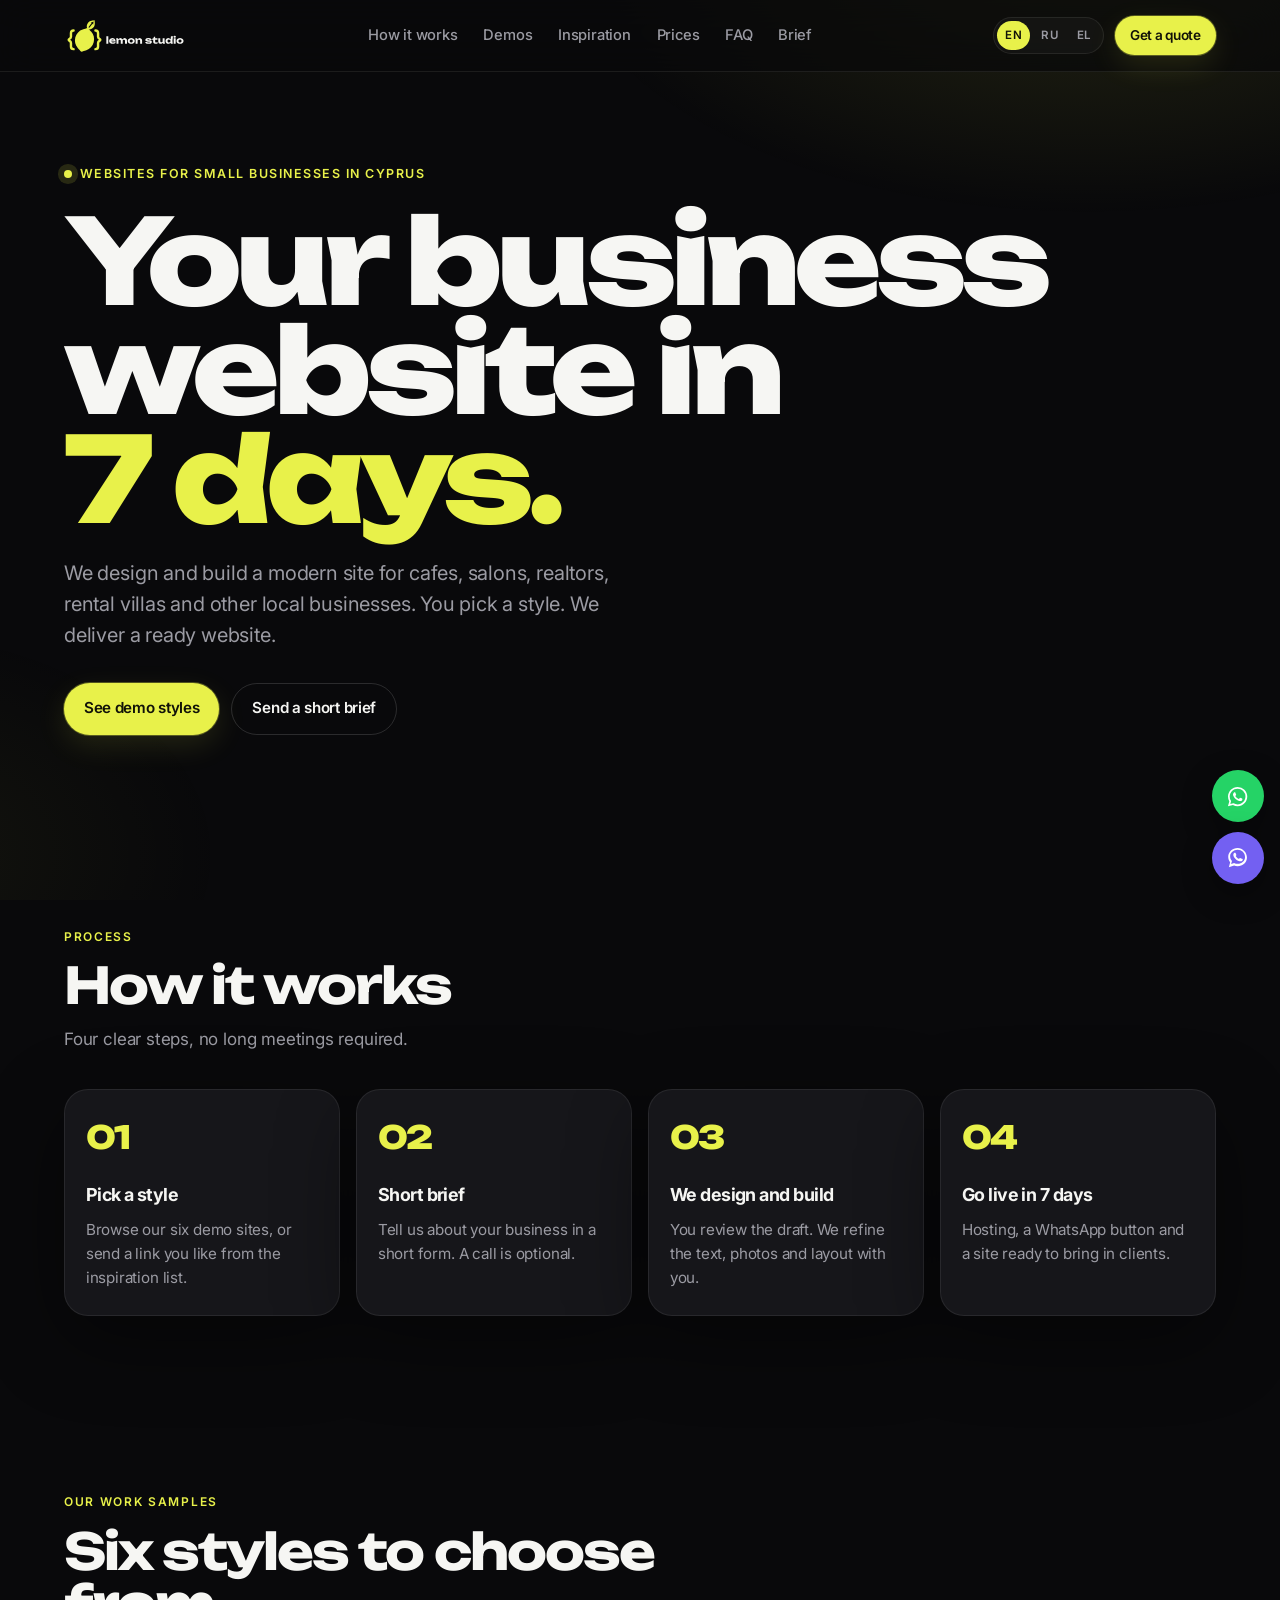
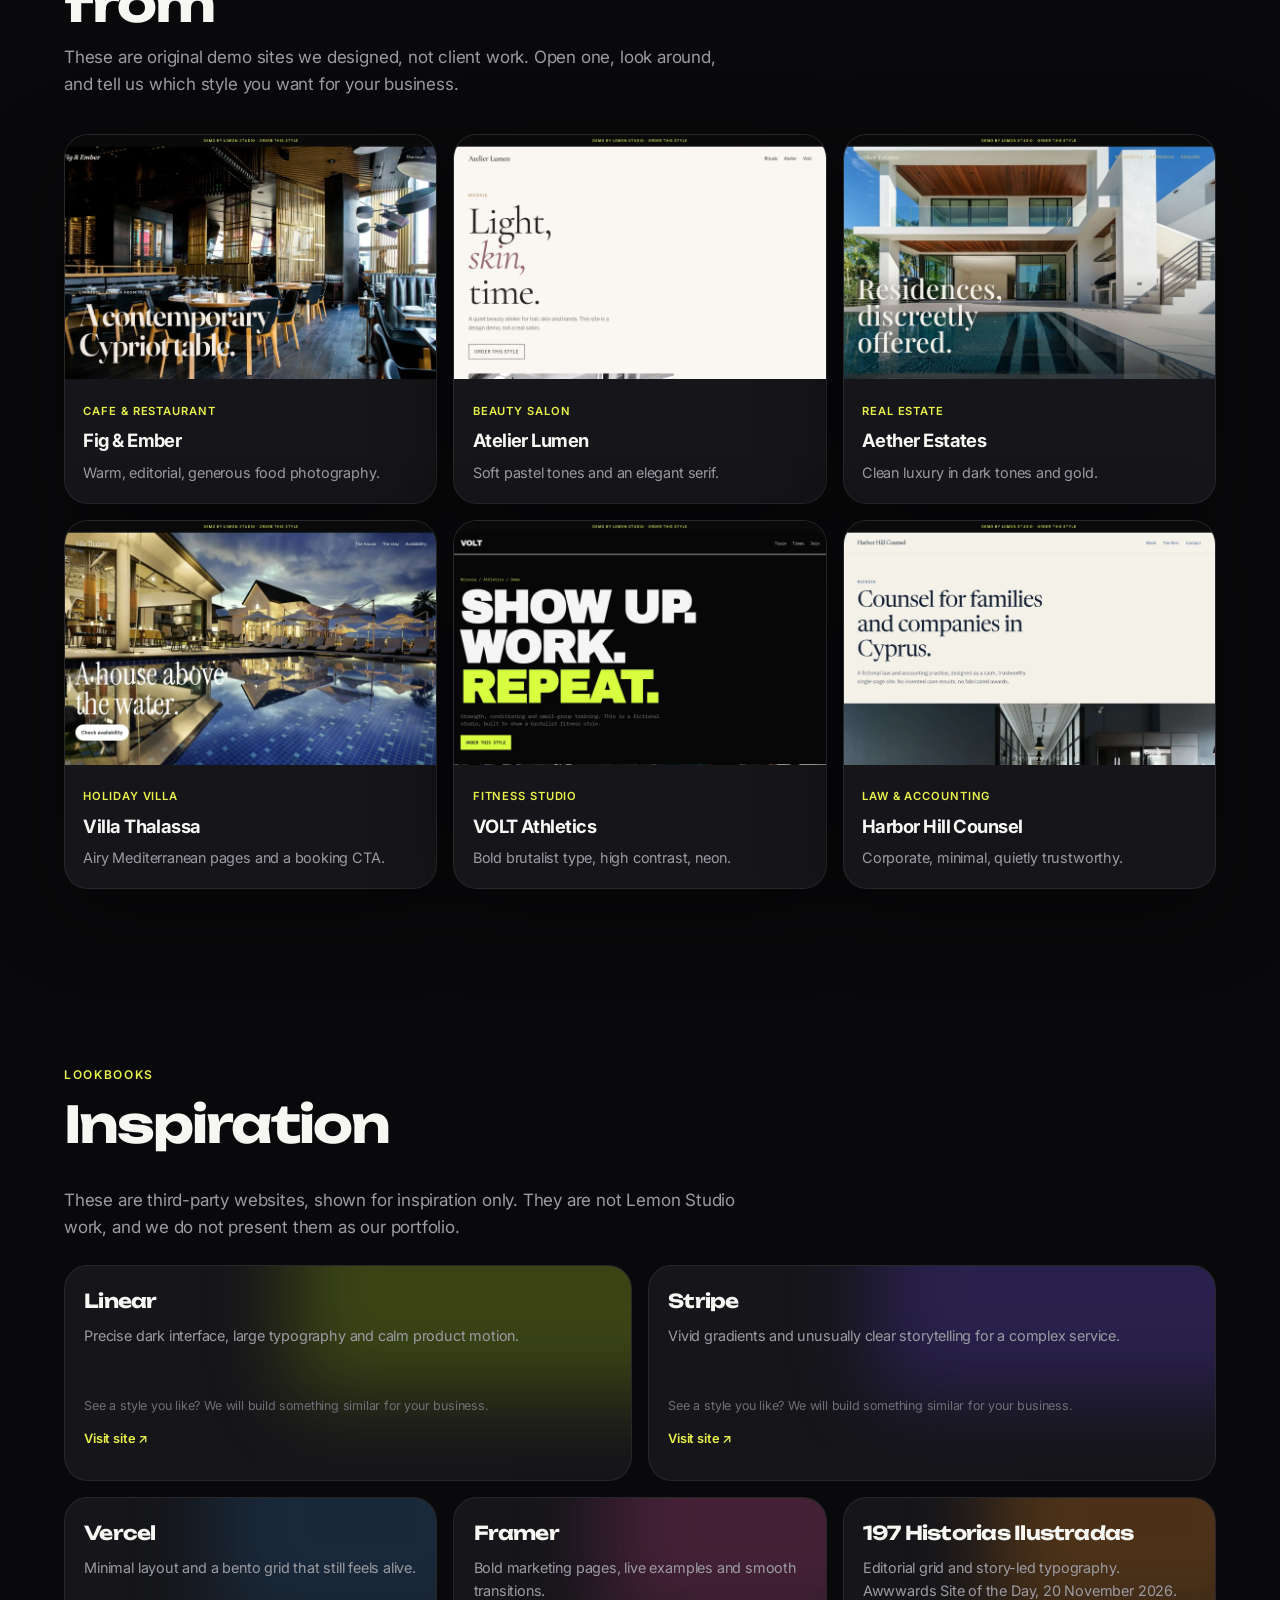
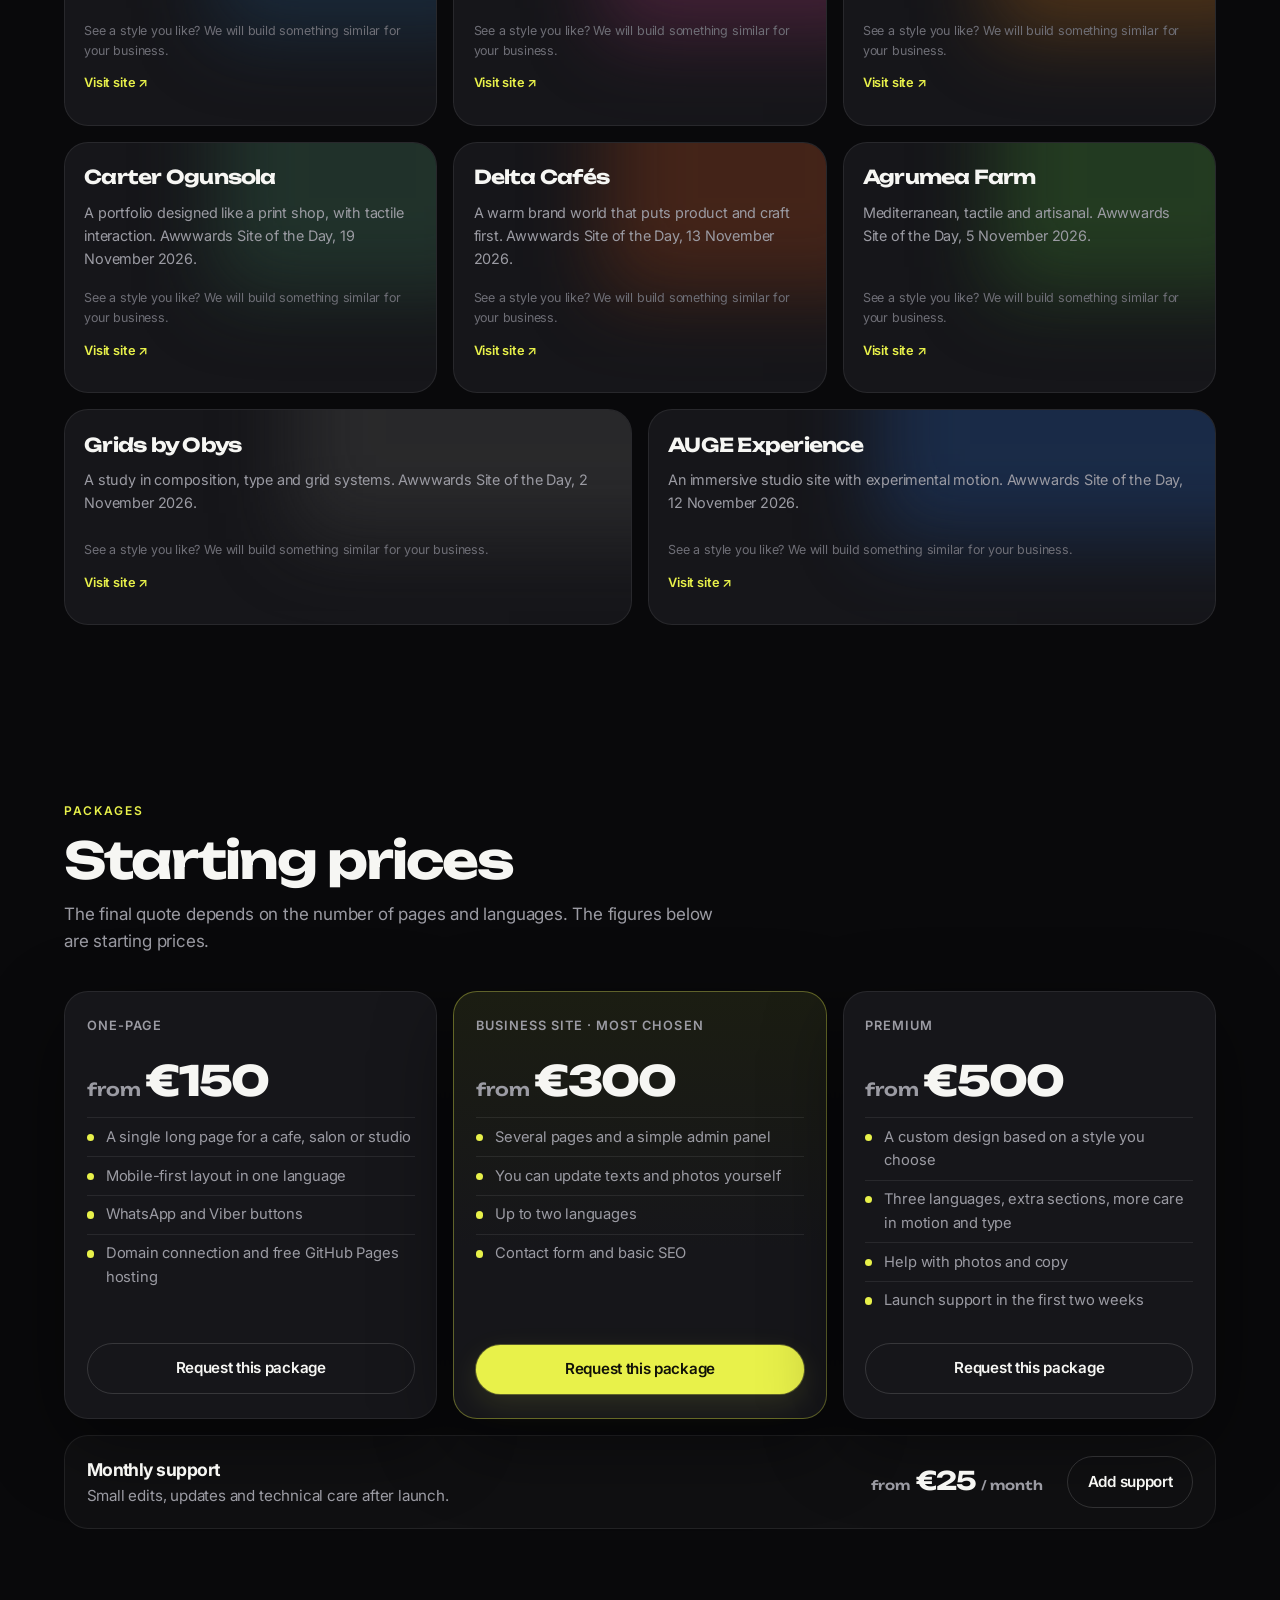
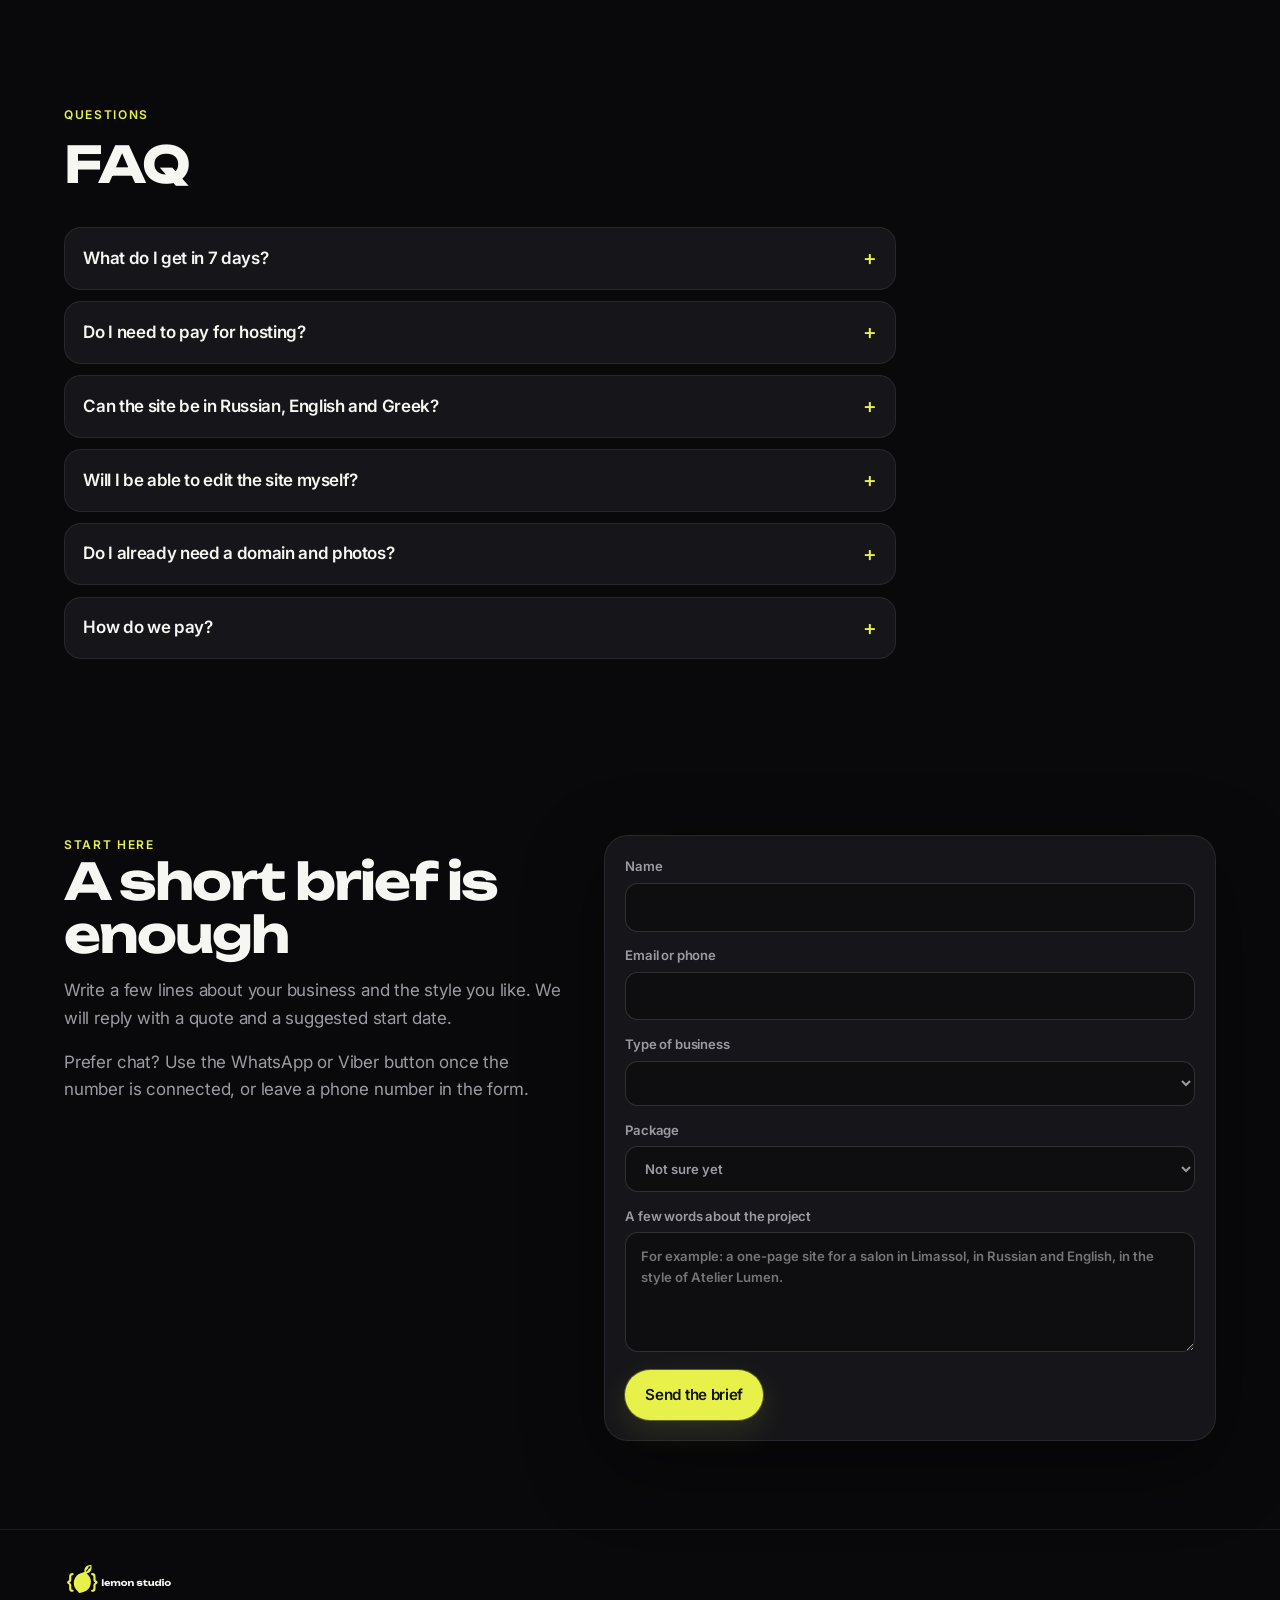
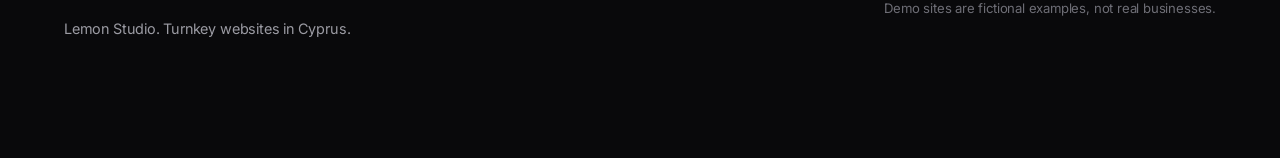
<file: index.html>
<!doctype html>
<html lang="en">
<head>
  <meta charset="utf-8">
  <meta name="viewport" content="width=device-width, initial-scale=1">
  <title>Web Design Cyprus | Lemon Studio</title>
  <meta name="description" content="Website development in Limassol and web design across Cyprus. Lemon Studio builds turnkey sites for cafes, salons, realtors, villas and local businesses. Live in 7 days, from €150.">
  <link rel="canonical" href="https://lemonstudiocy.com/">
  <link rel="alternate" hreflang="en" href="https://lemonstudiocy.com/">
  <link rel="alternate" hreflang="ru" href="https://lemonstudiocy.com/ru/">
  <link rel="alternate" hreflang="el" href="https://lemonstudiocy.com/el/">
  <link rel="alternate" hreflang="x-default" href="https://lemonstudiocy.com/">
  <meta property="og:type" content="website">
  <meta property="og:title" content="Web Design Cyprus | Lemon Studio">
  <meta property="og:description" content="Website development in Limassol and web design across Cyprus. Lemon Studio builds turnkey sites for cafes, salons, realtors, villas and local businesses. Live in 7 days, from €150.">
  <meta property="og:url" content="https://lemonstudiocy.com/">
  <meta property="og:image" content="https://lemonstudiocy.com/assets/brand/og-image.png">
  <meta property="og:locale" content="en_GB">
  <meta name="twitter:card" content="summary_large_image">
  <meta name="twitter:title" content="Web Design Cyprus | Lemon Studio">
  <meta name="twitter:description" content="Website development in Limassol and web design across Cyprus. Lemon Studio builds turnkey sites for cafes, salons, realtors, villas and local businesses. Live in 7 days, from €150.">
  <meta name="twitter:image" content="https://lemonstudiocy.com/assets/brand/og-image.png">
  <script type="application/ld+json">
  {
    "@context": "https://schema.org",
    "@type": ["LocalBusiness", "ProfessionalService"],
    "name": "Lemon Studio",
    "url": "https://lemonstudiocy.com/",
    "image": "https://lemonstudiocy.com/assets/brand/og-image.png",
    "logo": "https://lemonstudiocy.com/assets/brand/avatar-1080.png",
    "telephone": "+35796269278",
    "email": "lemonstudiocy@gmail.com",
    "priceRange": "€150+",
    "address": {
      "@type": "PostalAddress",
      "addressLocality": "Limassol",
      "addressRegion": "Limassol",
      "addressCountry": "CY"
    },
    "areaServed": {
      "@type": "Country",
      "name": "Cyprus"
    },
    "inLanguage": "en"
  }
  </script>
  <link rel="icon" href="/favicon.svg" type="image/svg+xml">
  <link rel="icon" href="/favicon-32.png" type="image/png" sizes="32x32">
  <link rel="icon" href="/favicon-16.png" type="image/png" sizes="16x16">
  <link rel="icon" href="/favicon.ico" sizes="any">
  <link rel="apple-touch-icon" href="/apple-touch-icon.png">
  <meta name="theme-color" content="#09090b">
  <link rel="preconnect" href="https://fonts.googleapis.com">
  <link rel="preconnect" href="https://fonts.gstatic.com" crossorigin>
  <link href="https://fonts.googleapis.com/css2?family=Inter:ital,opsz,wght@0,14..32,400;0,14..32,500;0,14..32,600;0,14..32,700;1,14..32,400&family=Unbounded:wght@400;600;700;800;900&display=swap" rel="stylesheet">
  <link rel="stylesheet" href="css/style.css">
</head>
<body>
  <div class="wrap">
    <header class="site-header">
      <div class="container">
        <a class="brand" href="index.html">
          <img src="/assets/brand/logo-horizontal-dark.svg" width="123" height="38" alt="Lemon Studio">
        </a>
        <nav class="nav" aria-label="Primary">
        <a href="#how">How it works</a>
        <a href="#demos">Demos</a>
        <a href="#inspiration">Inspiration</a>
        <a href="#prices">Prices</a>
        <a href="#faq">FAQ</a>
        <a href="#contact">Brief</a>
        </nav>
        <div class="header-actions">
          <nav class="lang" aria-label="Language"><span aria-current="page">EN</span><a href="ru/index.html" hreflang="ru" lang="ru">RU</a><a href="el/index.html" hreflang="el" lang="el">EL</a></nav>
          <a class="btn btn-lemon btn-sm btn-header" href="#contact">Get a quote</a>
          <button class="menu-toggle" type="button" aria-expanded="false" aria-controls="mobile-nav" aria-label="Menu"><span></span></button>
        </div>
      </div>
    </header>
    <nav class="mobile-nav" id="mobile-nav">
        <a href="#how">How it works</a>
        <a href="#demos">Demos</a>
        <a href="#inspiration">Inspiration</a>
        <a href="#prices">Prices</a>
        <a href="#faq">FAQ</a>
        <a href="#contact">Brief</a>
        <a href="#contact">Get a quote</a></nav>

    <main>
      <section class="hero">
        <div class="container">
          <p class="eyebrow reveal">Websites for small businesses in Cyprus</p>
          <h1 class="reveal reveal-delay-1">Your business<br>website in<br><span class="accent">7 days.</span></h1>
          <p class="hero-lead reveal reveal-delay-2">We design and build a modern site for cafes, salons, realtors, rental villas and other local businesses. You pick a style. We deliver a ready website.</p>
          <div class="hero-actions reveal reveal-delay-3">
            <a class="btn btn-lemon" href="#demos">See demo styles</a>
            <a class="btn btn-ghost" href="#contact">Send a short brief</a>
          </div>
        </div>
      </section>

      <section id="how">
        <div class="container">
          <div class="section-head reveal">
            <div class="kicker">Process</div>
            <h2>How it works</h2>
            <p>Four clear steps, no long meetings required.</p>
          </div>
          <div class="steps">
            <article class="step reveal reveal-delay-0">
  <div class="step-num">01</div>
  <h3>Pick a style</h3>
  <p>Browse our six demo sites, or send a link you like from the inspiration list.</p>
</article><article class="step reveal reveal-delay-1">
  <div class="step-num">02</div>
  <h3>Short brief</h3>
  <p>Tell us about your business in a short form. A call is optional.</p>
</article><article class="step reveal reveal-delay-2">
  <div class="step-num">03</div>
  <h3>We design and build</h3>
  <p>You review the draft. We refine the text, photos and layout with you.</p>
</article><article class="step reveal reveal-delay-3">
  <div class="step-num">04</div>
  <h3>Go live in 7 days</h3>
  <p>Hosting, a WhatsApp button and a site ready to bring in clients.</p>
</article>
          </div>
        </div>
      </section>

      <section id="demos">
        <div class="container">
          <div class="section-head reveal">
            <div class="kicker">Our work samples</div>
            <h2>Six styles to choose from</h2>
            <p>These are original demo sites we designed, not client work. Open one, look around, and tell us which style you want for your business.</p>
          </div>
          <div class="gallery">
            
        <a class="demo-card reveal reveal-delay-0" href="demos/cafe/index.html">
          <div class="thumb">
            <img src="assets/previews/cafe.webp" alt="Fig &amp; Ember demo preview" width="1200" height="788">
          </div>
          <div class="meta">
            <span class="tag">Cafe &amp; restaurant</span>
            <h3>Fig &amp; Ember</h3>
            <p>Warm, editorial, generous food photography.</p>
          </div>
        </a>
        <a class="demo-card reveal reveal-delay-1" href="demos/salon/index.html">
          <div class="thumb">
            <img src="assets/previews/salon.webp" alt="Atelier Lumen demo preview" width="1200" height="788">
          </div>
          <div class="meta">
            <span class="tag">Beauty salon</span>
            <h3>Atelier Lumen</h3>
            <p>Soft pastel tones and an elegant serif.</p>
          </div>
        </a>
        <a class="demo-card reveal reveal-delay-2" href="demos/realtor/index.html">
          <div class="thumb">
            <img src="assets/previews/realtor.webp" alt="Aether Estates demo preview" width="1200" height="788">
          </div>
          <div class="meta">
            <span class="tag">Real estate</span>
            <h3>Aether Estates</h3>
            <p>Clean luxury in dark tones and gold.</p>
          </div>
        </a>
        <a class="demo-card reveal reveal-delay-3" href="demos/villa/index.html">
          <div class="thumb">
            <img src="assets/previews/villa.webp" alt="Villa Thalassa demo preview" width="1200" height="788">
          </div>
          <div class="meta">
            <span class="tag">Holiday villa</span>
            <h3>Villa Thalassa</h3>
            <p>Airy Mediterranean pages and a booking CTA.</p>
          </div>
        </a>
        <a class="demo-card reveal reveal-delay-0" href="demos/fitness/index.html">
          <div class="thumb">
            <img src="assets/previews/fitness.webp" alt="VOLT Athletics demo preview" width="1200" height="788">
          </div>
          <div class="meta">
            <span class="tag">Fitness studio</span>
            <h3>VOLT Athletics</h3>
            <p>Bold brutalist type, high contrast, neon.</p>
          </div>
        </a>
        <a class="demo-card reveal reveal-delay-1" href="demos/law/index.html">
          <div class="thumb">
            <img src="assets/previews/law.webp" alt="Harbor Hill Counsel demo preview" width="1200" height="788">
          </div>
          <div class="meta">
            <span class="tag">Law &amp; accounting</span>
            <h3>Harbor Hill Counsel</h3>
            <p>Corporate, minimal, quietly trustworthy.</p>
          </div>
        </a>
          </div>
        </div>
      </section>

      <section id="inspiration">
        <div class="container">
          <div class="section-head reveal">
            <div class="kicker">Lookbooks</div>
            <h2>Inspiration</h2>
          </div>
          <p class="inspire-note reveal">These are third-party websites, shown for inspiration only. They are not Lemon Studio work, and we do not present them as our portfolio.</p>
          <div class="inspire-grid">
            
        <a class="inspire-card c1 reveal" href="https://linear.app" target="_blank" rel="noopener noreferrer">
          <div>
            <h3 class="name">Linear</h3>
            <p class="desc">Precise dark interface, large typography and calm product motion.</p>
          </div>
          <div>
            <p class="caption">See a style you like? We will build something similar for your business.</p>
            <p class="visit">Visit site ↗</p>
          </div>
        </a>
        <a class="inspire-card c2 reveal" href="https://stripe.com" target="_blank" rel="noopener noreferrer">
          <div>
            <h3 class="name">Stripe</h3>
            <p class="desc">Vivid gradients and unusually clear storytelling for a complex service.</p>
          </div>
          <div>
            <p class="caption">See a style you like? We will build something similar for your business.</p>
            <p class="visit">Visit site ↗</p>
          </div>
        </a>
        <a class="inspire-card c3 reveal" href="https://vercel.com" target="_blank" rel="noopener noreferrer">
          <div>
            <h3 class="name">Vercel</h3>
            <p class="desc">Minimal layout and a bento grid that still feels alive.</p>
          </div>
          <div>
            <p class="caption">See a style you like? We will build something similar for your business.</p>
            <p class="visit">Visit site ↗</p>
          </div>
        </a>
        <a class="inspire-card c4 reveal" href="https://www.framer.com" target="_blank" rel="noopener noreferrer">
          <div>
            <h3 class="name">Framer</h3>
            <p class="desc">Bold marketing pages, live examples and smooth transitions.</p>
          </div>
          <div>
            <p class="caption">See a style you like? We will build something similar for your business.</p>
            <p class="visit">Visit site ↗</p>
          </div>
        </a>
        <a class="inspire-card c5 reveal" href="https://www.197historiasilustradas.com/" target="_blank" rel="noopener noreferrer">
          <div>
            <h3 class="name">197 Historias Ilustradas</h3>
            <p class="desc">Editorial grid and story-led typography. Awwwards Site of the Day, 20 November 2026.</p>
          </div>
          <div>
            <p class="caption">See a style you like? We will build something similar for your business.</p>
            <p class="visit">Visit site ↗</p>
          </div>
        </a>
        <a class="inspire-card c6 reveal" href="https://carterogunsola.com/" target="_blank" rel="noopener noreferrer">
          <div>
            <h3 class="name">Carter Ogunsola</h3>
            <p class="desc">A portfolio designed like a print shop, with tactile interaction. Awwwards Site of the Day, 19 November 2026.</p>
          </div>
          <div>
            <p class="caption">See a style you like? We will build something similar for your business.</p>
            <p class="visit">Visit site ↗</p>
          </div>
        </a>
        <a class="inspire-card c7 reveal" href="https://deltacafes.com/en" target="_blank" rel="noopener noreferrer">
          <div>
            <h3 class="name">Delta Cafés</h3>
            <p class="desc">A warm brand world that puts product and craft first. Awwwards Site of the Day, 13 November 2026.</p>
          </div>
          <div>
            <p class="caption">See a style you like? We will build something similar for your business.</p>
            <p class="visit">Visit site ↗</p>
          </div>
        </a>
        <a class="inspire-card c8 reveal" href="https://www.agrumeafarm.it/en" target="_blank" rel="noopener noreferrer">
          <div>
            <h3 class="name">Agrumea Farm</h3>
            <p class="desc">Mediterranean, tactile and artisanal. Awwwards Site of the Day, 5 November 2026.</p>
          </div>
          <div>
            <p class="caption">See a style you like? We will build something similar for your business.</p>
            <p class="visit">Visit site ↗</p>
          </div>
        </a>
        <a class="inspire-card c9 reveal" href="https://grids.obys.agency/" target="_blank" rel="noopener noreferrer">
          <div>
            <h3 class="name">Grids by Obys</h3>
            <p class="desc">A study in composition, type and grid systems. Awwwards Site of the Day, 2 November 2026.</p>
          </div>
          <div>
            <p class="caption">See a style you like? We will build something similar for your business.</p>
            <p class="visit">Visit site ↗</p>
          </div>
        </a>
        <a class="inspire-card c10 reveal" href="https://www.auge-xp.com/" target="_blank" rel="noopener noreferrer">
          <div>
            <h3 class="name">AUGE Experience</h3>
            <p class="desc">An immersive studio site with experimental motion. Awwwards Site of the Day, 12 November 2026.</p>
          </div>
          <div>
            <p class="caption">See a style you like? We will build something similar for your business.</p>
            <p class="visit">Visit site ↗</p>
          </div>
        </a>
          </div>
        </div>
      </section>

      <section id="prices">
        <div class="container">
          <div class="section-head reveal">
            <div class="kicker">Packages</div>
            <h2>Starting prices</h2>
            <p>The final quote depends on the number of pages and languages. The figures below are starting prices.</p>
          </div>
          <div class="pricing">
            
        <article class="price-card reveal reveal-delay-0">
          <div class="pkg">One-page</div>
          <div class="amount"><small>from</small>€150</div>
          <ul><li>A single long page for a cafe, salon or studio</li><li>Mobile-first layout in one language</li><li>WhatsApp and Viber buttons</li><li>Domain connection and free GitHub Pages hosting</li></ul>
          <a class="btn btn-ghost" href="#contact">Request this package</a>
        </article>
        <article class="price-card featured reveal reveal-delay-1">
          <div class="pkg">Business site · Most chosen</div>
          <div class="amount"><small>from</small>€300</div>
          <ul><li>Several pages and a simple admin panel</li><li>You can update texts and photos yourself</li><li>Up to two languages</li><li>Contact form and basic SEO</li></ul>
          <a class="btn btn-lemon" href="#contact">Request this package</a>
        </article>
        <article class="price-card reveal reveal-delay-2">
          <div class="pkg">Premium</div>
          <div class="amount"><small>from</small>€500</div>
          <ul><li>A custom design based on a style you choose</li><li>Three languages, extra sections, more care in motion and type</li><li>Help with photos and copy</li><li>Launch support in the first two weeks</li></ul>
          <a class="btn btn-ghost" href="#contact">Request this package</a>
        </article>
          </div>
          <div class="price-support reveal">
            <div>
              <h3>Monthly support</h3>
              <p>Small edits, updates and technical care after launch.</p>
            </div>
            <div class="amount"><small>from</small> €25 <small>/ month</small></div>
            <a class="btn btn-ghost" href="#contact">Add support</a>
          </div>
        </div>
      </section>

      <section id="faq">
        <div class="container">
          <div class="section-head reveal">
            <div class="kicker">Questions</div>
            <h2>FAQ</h2>
          </div>
          <div class="faq reveal">
            <details><summary>What do I get in 7 days?</summary><p>A finished website on your domain: layout, texts, photos, a mobile version and buttons for WhatsApp or Viber. The clock starts after we have your brief, logo and access to the domain.</p></details><details><summary>Do I need to pay for hosting?</summary><p>No. We publish the site on GitHub Pages, which is free and fast. You only pay for the domain, usually about €10–15 a year.</p></details><details><summary>Can the site be in Russian, English and Greek?</summary><p>Yes. The one-page package starts in one language. The business and premium packages can include more.</p></details><details><summary>Will I be able to edit the site myself?</summary><p>Yes, on the business and premium packages. We set up a simple admin panel so you can change texts and photos without code.</p></details><details><summary>Do I already need a domain and photos?</summary><p>A domain can be bought later, we can launch on a temporary address. If you do not have photos yet, we will agree on a practical option: your phone photos, or free-licence images, clearly labelled.</p></details><details><summary>How do we pay?</summary><p>A deposit to start, the rest when the site is ready to go live. We will confirm the steps in writing before work begins.</p></details>
          </div>
        </div>
      </section>

      <section id="contact">
        <div class="container">
          <div class="contact-grid">
            <div class="contact-copy reveal">
              <div class="kicker">Start here</div>
              <h2 class="block-title">A short brief is enough</h2>
              <p>Write a few lines about your business and the style you like. We will reply with a quote and a suggested start date.</p>
              <p>Prefer chat? Use the WhatsApp or Viber button once the number is connected, or leave a phone number in the form.</p>
            </div>
            <form class="brief reveal" action="https://formsubmit.co/lemonstudiocy@gmail.com" method="post">
              <input type="hidden" name="_subject" value="Lemon Studio website enquiry">
              <input type="hidden" name="_template" value="table">
              <input type="hidden" name="_captcha" value="false">
              <input type="hidden" name="_next" value="https://lemonstudiocy.com/thanks/">
              <input type="text" name="_honey" style="display:none">
              <label>Name
                <input type="text" name="name" required autocomplete="name">
              </label>
              <label>Email or phone
                <input type="text" name="contact" required autocomplete="email">
              </label>
              <label>Type of business
                <select name="business" required>
                  <option value="" selected disabled></option>
                  <option>Cafe or restaurant</option><option>Beauty salon</option><option>Real estate</option><option>Holiday villa</option><option>Fitness studio</option><option>Law or accounting</option><option>Other</option>
                </select>
              </label>
              <label>Package
                <select name="package">
                  <option>Not sure yet</option><option>One-page, from €150</option><option>Business site, from €300</option><option>Premium, from €500</option><option>I also need monthly support</option>
                </select>
              </label>
              <label>A few words about the project
                <textarea name="message" placeholder="For example: a one-page site for a salon in Limassol, in Russian and English, in the style of Atelier Lumen."></textarea>
              </label>
              <button class="btn btn-lemon" type="submit">Send the brief</button>
            </form>
          </div>
        </div>
      </section>
    </main>

    <footer class="site-footer">
      <div class="container">
        <div>
          <a class="brand" href="index.html">
            <img src="/assets/brand/logo-horizontal-dark.svg" width="110" height="34" alt="Lemon Studio">
          </a>
          <p>Lemon Studio. Turnkey websites in Cyprus.</p>
        </div>
        <p class="legal">Demo sites are fictional examples, not real businesses.</p>
      </div>
    </footer>
  </div>
  
  <!-- WhatsApp / Viber: +357 96 269278 -->
  <div class="float-btns" aria-label="Chat">
    <a class="float-btn float-wa" href="https://wa.me/35796269278" target="_blank" rel="noopener noreferrer" title="WhatsApp"><span class="sr-only">WhatsApp</span><svg viewBox="0 0 24 24" aria-hidden="true"><path d="M19.05 4.91A9.82 9.82 0 0 0 12.04 2C6.55 2 2.07 6.48 2.07 12c0 1.76.46 3.48 1.34 5L2 22l5.15-1.35A9.93 9.93 0 0 0 12.04 22c5.49 0 9.97-4.48 9.97-10 0-2.67-1.04-5.17-2.96-7.09zM12.04 20.15c-1.5 0-2.96-.4-4.23-1.16l-.3-.18-3.05.8.81-2.98-.2-.31a8.15 8.15 0 0 1-1.25-4.32c0-4.5 3.66-8.16 8.17-8.16 2.18 0 4.23.85 5.77 2.39a8.12 8.12 0 0 1 2.39 5.77c.01 4.5-3.65 8.15-8.11 8.15zm4.47-6.11c-.24-.12-1.44-.71-1.66-.79-.22-.08-.38-.12-.54.12-.16.24-.62.79-.76.95-.14.16-.28.18-.52.06-.24-.12-1.01-.37-1.92-1.18-.71-.63-1.19-1.41-1.33-1.65-.14-.24-.01-.37.1-.49.11-.11.24-.28.36-.42.12-.14.16-.24.24-.4.08-.16.04-.3-.02-.42-.06-.12-.54-1.3-.74-1.78-.2-.47-.4-.4-.54-.41h-.46c-.16 0-.42.06-.64.3-.22.24-.84.82-.84 2s.86 2.32.98 2.48c.12.16 1.69 2.58 4.1 3.61.57.25 1.02.4 1.37.51.57.18 1.09.16 1.5.1.46-.07 1.44-.59 1.64-1.16.2-.57.2-1.06.14-1.16-.06-.1-.22-.16-.46-.28z"/></svg></a>
    <a class="float-btn float-vb" href="viber://chat?number=%2B35796269278" title="Viber"><span class="sr-only">Viber</span><svg viewBox="0 0 24 24" aria-hidden="true"><path d="M12 2C6.7 2 2.3 6.1 2.3 11.1c0 2.1.7 4.1 2 5.7L3 22l5.4-1.7c1.1.4 2.3.6 3.6.6 5.3 0 9.7-4.1 9.7-9.1S17.3 2 12 2zm0 16.4c-1.1 0-2.2-.2-3.2-.6l-.3-.1-3.2.9.9-3.1-.2-.3c-1.1-1.3-1.7-3-1.7-4.7C4.3 7.3 7.7 4 12 4s7.7 3.3 7.7 7.4c0 4.1-3.4 7-7.7 7zm4.2-5.3c-.2-.1-1.3-.6-1.5-.7-.2-.1-.3-.1-.5.1l-.5.6c-.1.1-.2.2-.5.1-1.1-.5-2.3-1.5-3-2.7-.1-.2 0-.3.1-.5l.4-.4c.1-.1.1-.3 0-.4 0-.1-.6-1.4-.8-1.9-.2-.5-.4-.4-.5-.4h-.4c-.2 0-.4.1-.6.3s-.8.8-.8 2c0 1.2.8 2.4 1 2.6 1.3 2 3.2 3.3 5.4 3.9.6.2 1.2.2 1.6.1.5-.1 1.4-.6 1.6-1.1.2-.5.2-1 .1-1.1-.1-.1-.3-.2-.5-.3z"/></svg></a>
  </div>

  <script src="js/main.js"></script>
</body>
</html>
</file>
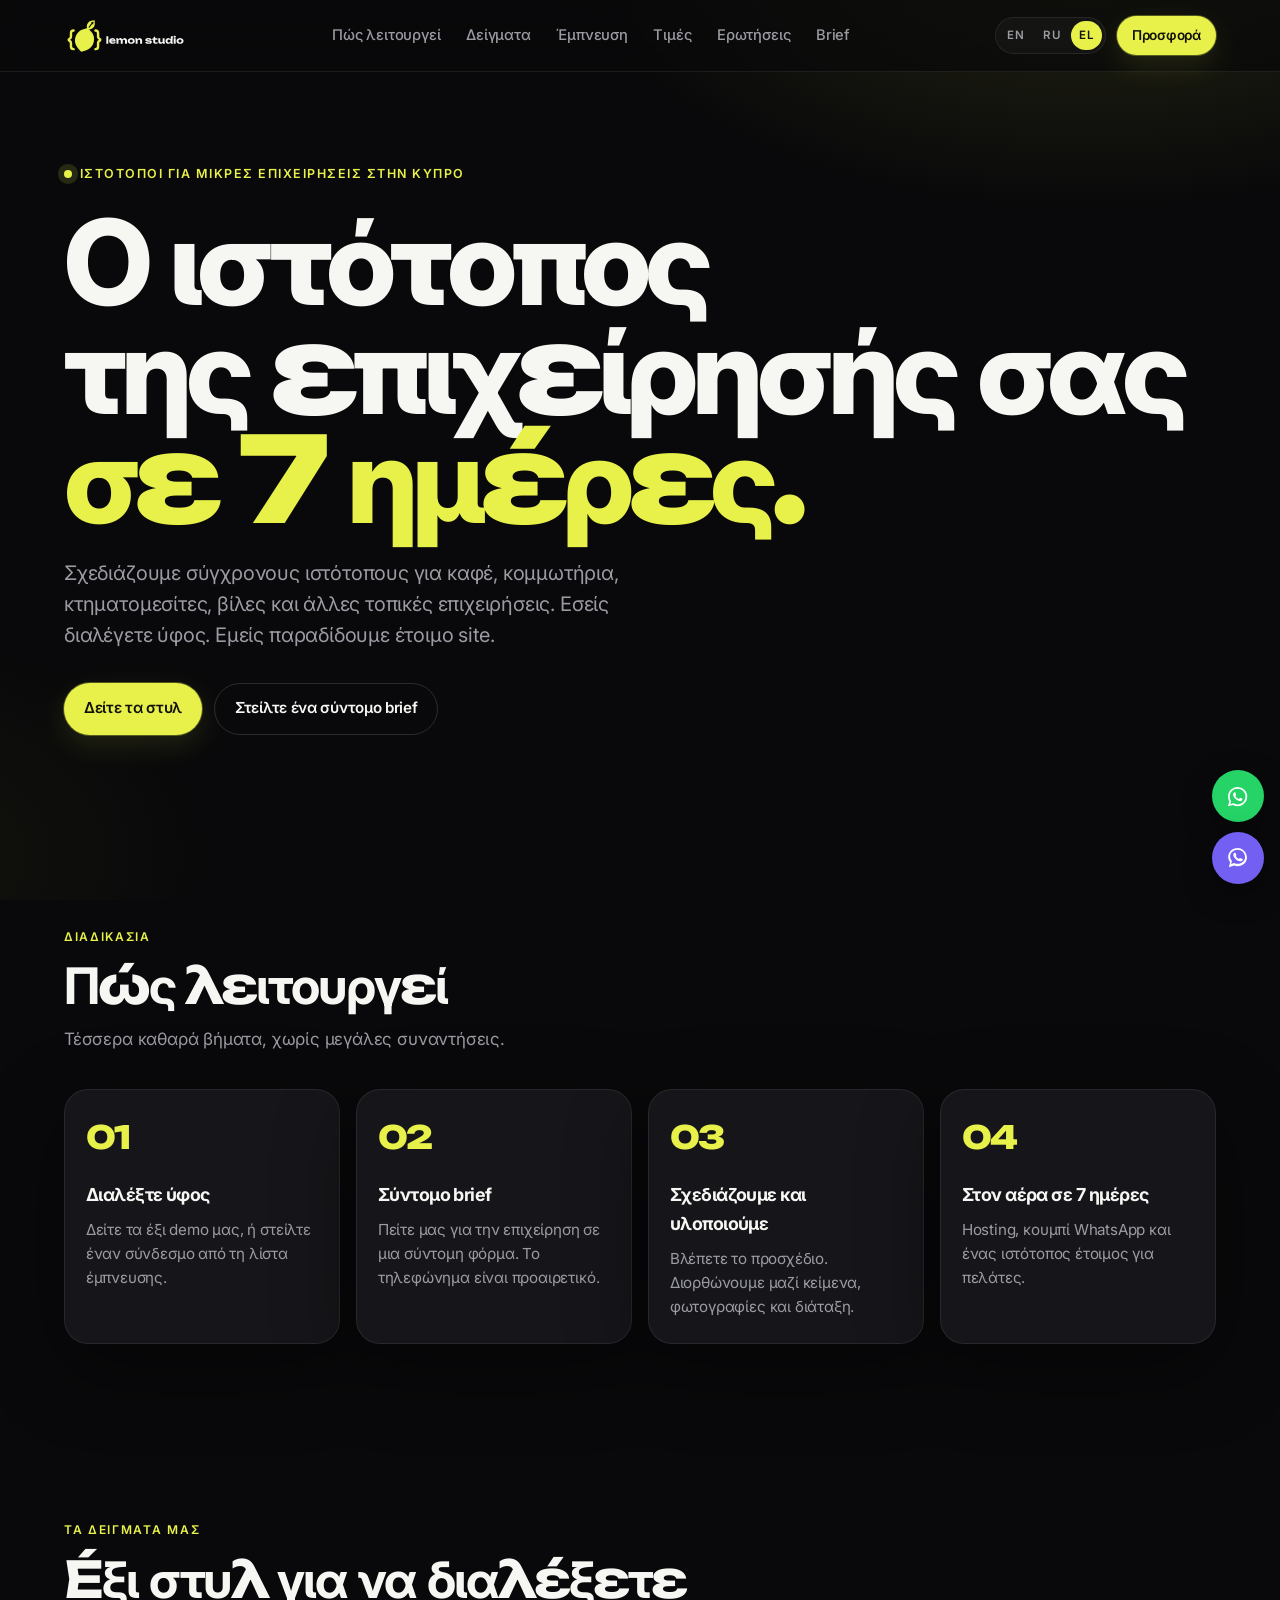
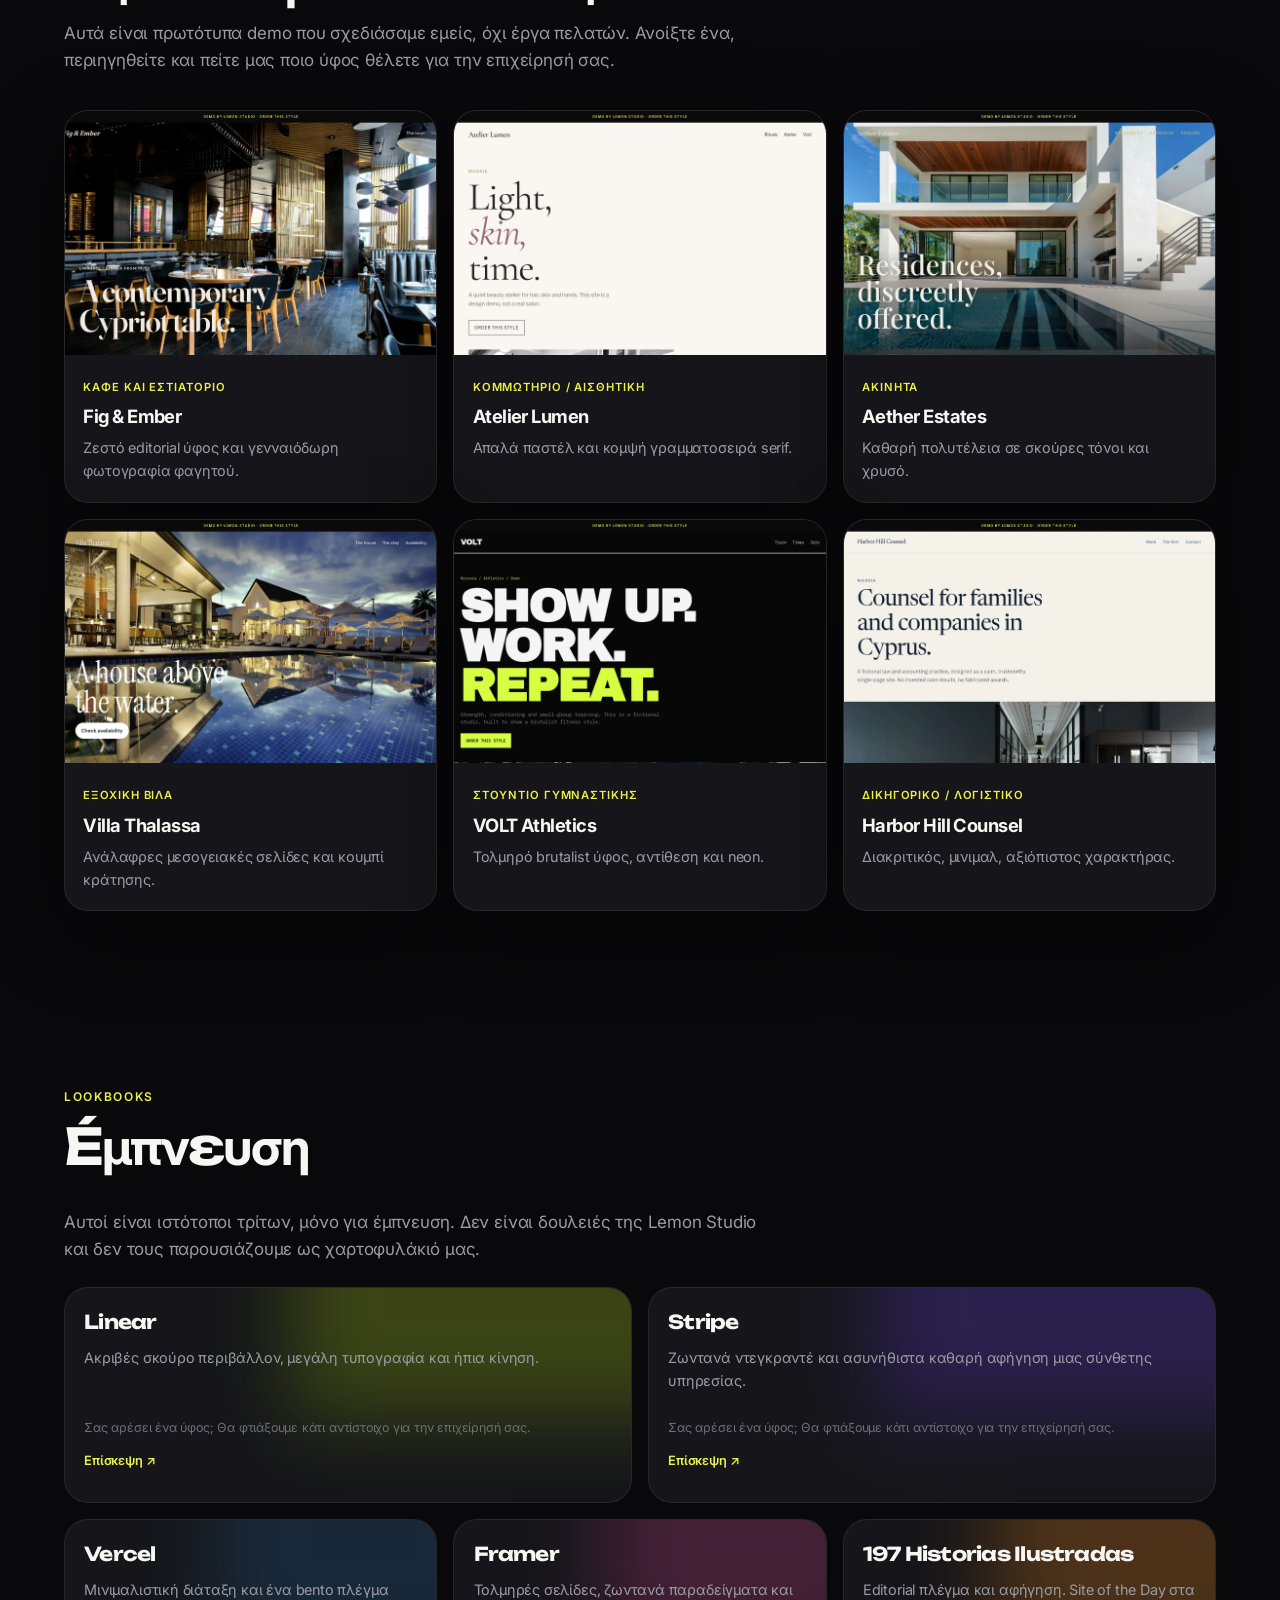
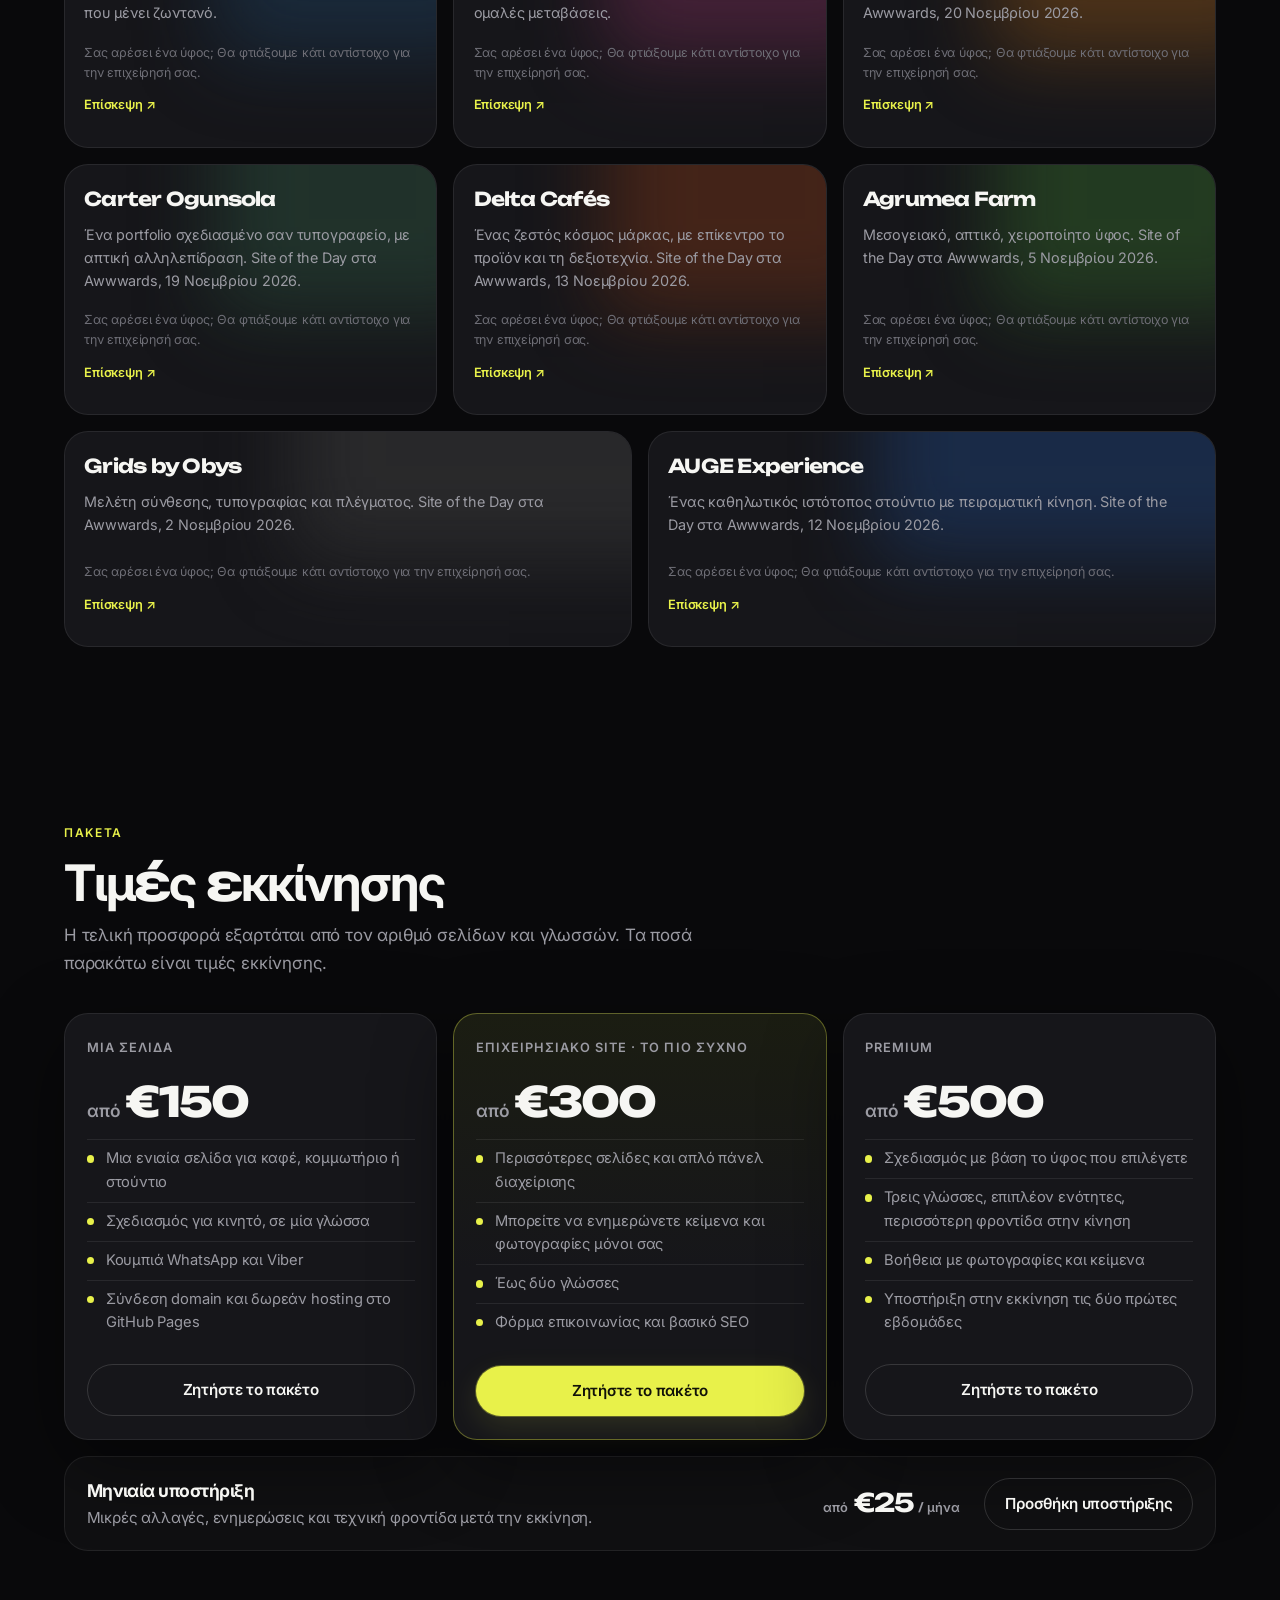
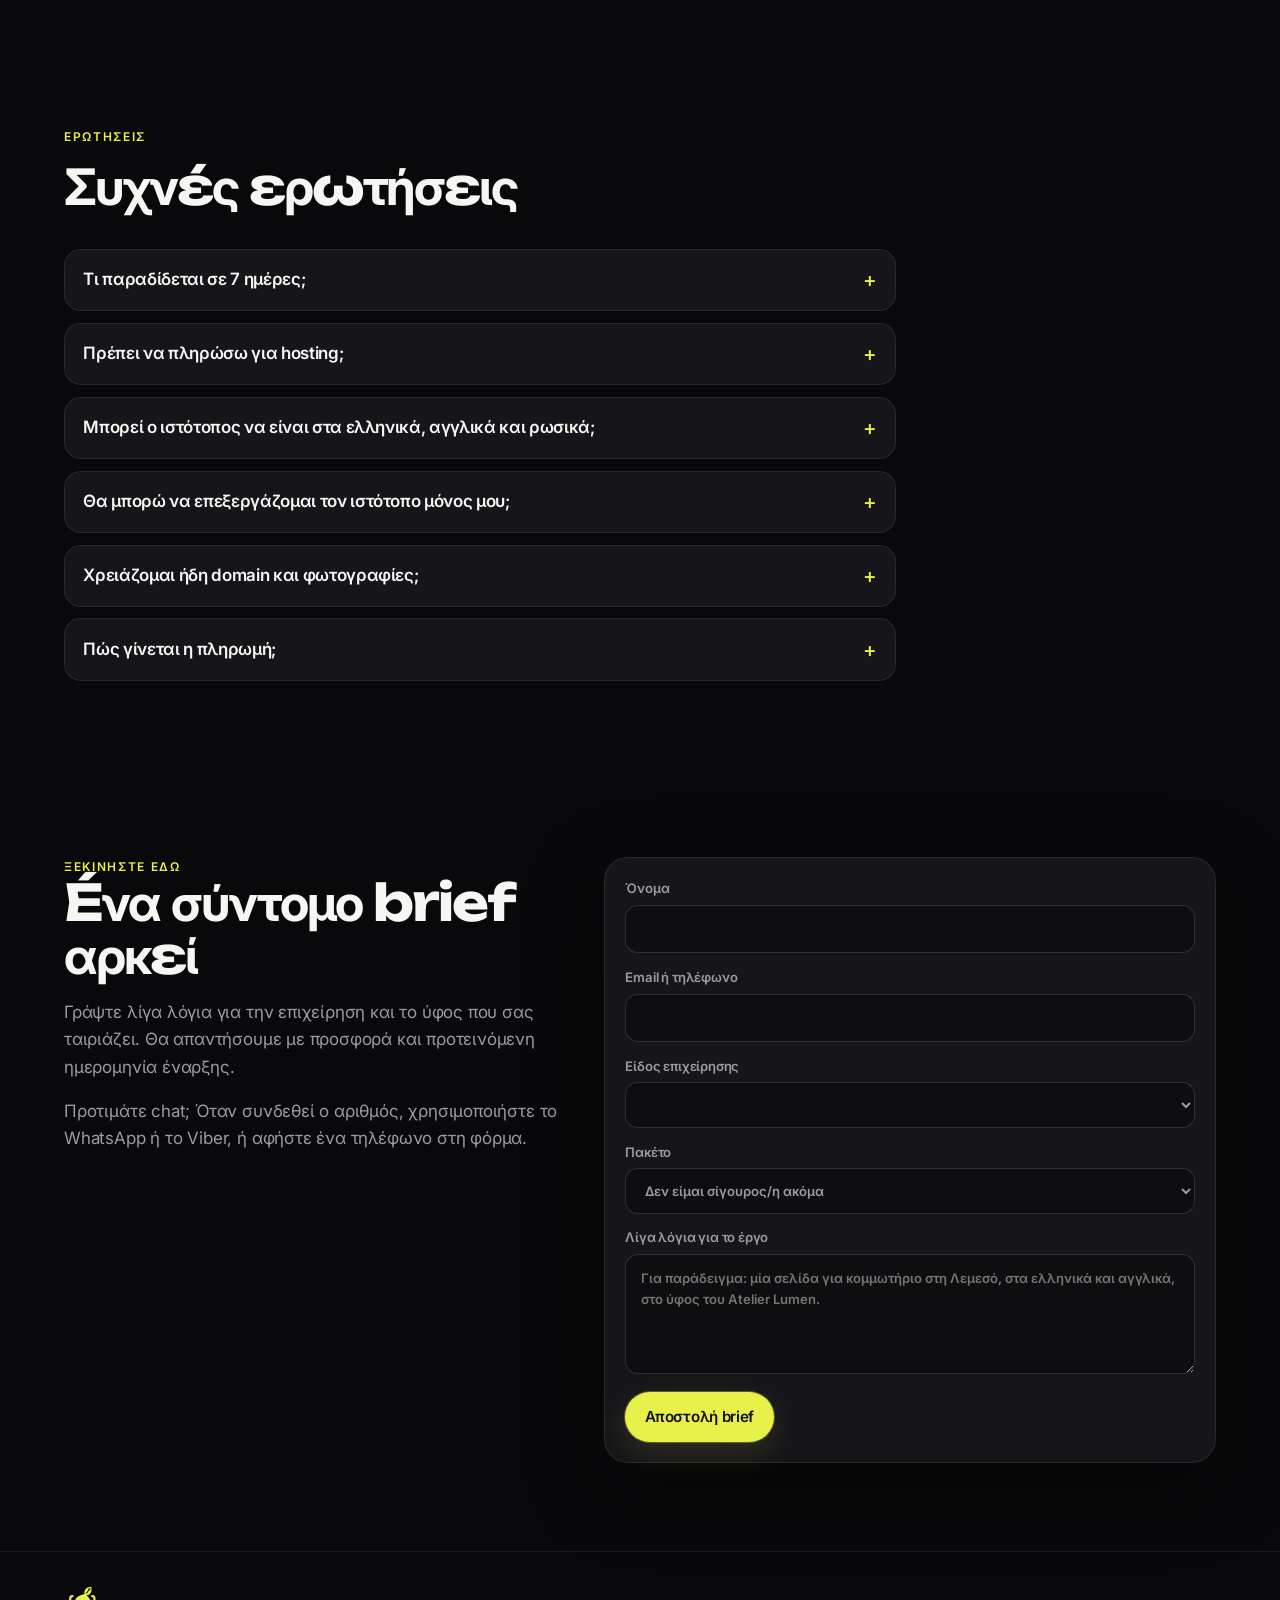
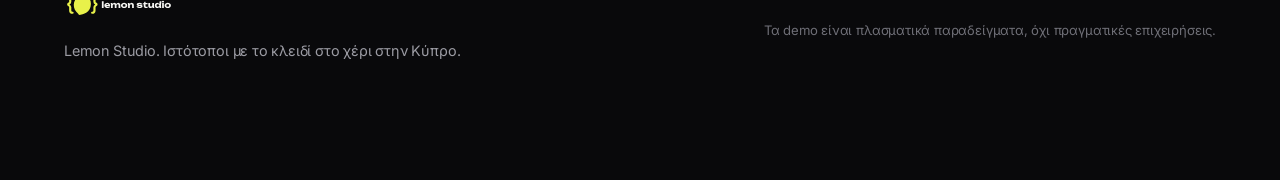
<file: el/index.html>
<!doctype html>
<html lang="el">
<head>
  <meta charset="utf-8">
  <meta name="viewport" content="width=device-width, initial-scale=1">
  <title>Κατασκευή ιστοσελίδων Κύπρος | Lemon Studio</title>
  <meta name="description" content="Κατασκευή ιστοσελίδων στην Κύπρο. Η Lemon Studio στη Λεμεσό φτιάχνει σύγχρονους ιστότοπους για καφέ, κομμωτήρια, κτηματομεσίτες, βίλες και τοπικές επιχειρήσεις. Σε 7 ημέρες, από €150.">
  <link rel="canonical" href="https://lemonstudiocy.com/el/">
  <link rel="alternate" hreflang="en" href="https://lemonstudiocy.com/">
  <link rel="alternate" hreflang="ru" href="https://lemonstudiocy.com/ru/">
  <link rel="alternate" hreflang="el" href="https://lemonstudiocy.com/el/">
  <link rel="alternate" hreflang="x-default" href="https://lemonstudiocy.com/">
  <meta property="og:type" content="website">
  <meta property="og:title" content="Κατασκευή ιστοσελίδων Κύπρος | Lemon Studio">
  <meta property="og:description" content="Κατασκευή ιστοσελίδων στην Κύπρο. Η Lemon Studio στη Λεμεσό φτιάχνει σύγχρονους ιστότοπους για καφέ, κομμωτήρια, κτηματομεσίτες, βίλες και τοπικές επιχειρήσεις. Σε 7 ημέρες, από €150.">
  <meta property="og:url" content="https://lemonstudiocy.com/el/">
  <meta property="og:image" content="https://lemonstudiocy.com/assets/brand/og-image.png">
  <meta property="og:locale" content="el_GR">
  <meta name="twitter:card" content="summary_large_image">
  <meta name="twitter:title" content="Κατασκευή ιστοσελίδων Κύπρος | Lemon Studio">
  <meta name="twitter:description" content="Κατασκευή ιστοσελίδων στην Κύπρο. Η Lemon Studio στη Λεμεσό φτιάχνει σύγχρονους ιστότοπους για καφέ, κομμωτήρια, κτηματομεσίτες, βίλες και τοπικές επιχειρήσεις. Σε 7 ημέρες, από €150.">
  <meta name="twitter:image" content="https://lemonstudiocy.com/assets/brand/og-image.png">
  <script type="application/ld+json">
  {
    "@context": "https://schema.org",
    "@type": ["LocalBusiness", "ProfessionalService"],
    "name": "Lemon Studio",
    "url": "https://lemonstudiocy.com/el/",
    "image": "https://lemonstudiocy.com/assets/brand/og-image.png",
    "logo": "https://lemonstudiocy.com/assets/brand/avatar-1080.png",
    "telephone": "+35796269278",
    "email": "lemonstudiocy@gmail.com",
    "priceRange": "€150+",
    "address": {
      "@type": "PostalAddress",
      "addressLocality": "Limassol",
      "addressRegion": "Limassol",
      "addressCountry": "CY"
    },
    "areaServed": {
      "@type": "Country",
      "name": "Cyprus"
    },
    "inLanguage": "el"
  }
  </script>
  <link rel="icon" href="/favicon.svg" type="image/svg+xml">
  <link rel="icon" href="/favicon-32.png" type="image/png" sizes="32x32">
  <link rel="icon" href="/favicon-16.png" type="image/png" sizes="16x16">
  <link rel="icon" href="/favicon.ico" sizes="any">
  <link rel="apple-touch-icon" href="/apple-touch-icon.png">
  <meta name="theme-color" content="#09090b">
  <link rel="preconnect" href="https://fonts.googleapis.com">
  <link rel="preconnect" href="https://fonts.gstatic.com" crossorigin>
  <link href="https://fonts.googleapis.com/css2?family=Inter:ital,opsz,wght@0,14..32,400;0,14..32,500;0,14..32,600;0,14..32,700;1,14..32,400&family=Unbounded:wght@400;600;700;800;900&display=swap" rel="stylesheet">
  <link rel="stylesheet" href="../css/style.css">
</head>
<body>
  <div class="wrap">
    <header class="site-header">
      <div class="container">
        <a class="brand" href="index.html">
          <img src="/assets/brand/logo-horizontal-dark.svg" width="123" height="38" alt="Lemon Studio">
        </a>
        <nav class="nav" aria-label="Primary">
        <a href="#how">Πώς λειτουργεί</a>
        <a href="#demos">Δείγματα</a>
        <a href="#inspiration">Έμπνευση</a>
        <a href="#prices">Τιμές</a>
        <a href="#faq">Ερωτήσεις</a>
        <a href="#contact">Brief</a>
        </nav>
        <div class="header-actions">
          <nav class="lang" aria-label="Language"><a href="../index.html" hreflang="en" lang="en">EN</a><a href="../ru/index.html" hreflang="ru" lang="ru">RU</a><span aria-current="page">EL</span></nav>
          <a class="btn btn-lemon btn-sm btn-header" href="#contact">Προσφορά</a>
          <button class="menu-toggle" type="button" aria-expanded="false" aria-controls="mobile-nav" aria-label="Μενού"><span></span></button>
        </div>
      </div>
    </header>
    <nav class="mobile-nav" id="mobile-nav">
        <a href="#how">Πώς λειτουργεί</a>
        <a href="#demos">Δείγματα</a>
        <a href="#inspiration">Έμπνευση</a>
        <a href="#prices">Τιμές</a>
        <a href="#faq">Ερωτήσεις</a>
        <a href="#contact">Brief</a>
        <a href="#contact">Προσφορά</a></nav>

    <main>
      <section class="hero">
        <div class="container">
          <p class="eyebrow reveal">Ιστότοποι για μικρές επιχειρήσεις στην Κύπρο</p>
          <h1 class="reveal reveal-delay-1">Ο ιστότοπος<br>της επιχείρησής σας<br><span class="accent">σε 7 ημέρες.</span></h1>
          <p class="hero-lead reveal reveal-delay-2">Σχεδιάζουμε σύγχρονους ιστότοπους για καφέ, κομμωτήρια, κτηματομεσίτες, βίλες και άλλες τοπικές επιχειρήσεις. Εσείς διαλέγετε ύφος. Εμείς παραδίδουμε έτοιμο site.</p>
          <div class="hero-actions reveal reveal-delay-3">
            <a class="btn btn-lemon" href="#demos">Δείτε τα στυλ</a>
            <a class="btn btn-ghost" href="#contact">Στείλτε ένα σύντομο brief</a>
          </div>
        </div>
      </section>

      <section id="how">
        <div class="container">
          <div class="section-head reveal">
            <div class="kicker">Διαδικασία</div>
            <h2>Πώς λειτουργεί</h2>
            <p>Τέσσερα καθαρά βήματα, χωρίς μεγάλες συναντήσεις.</p>
          </div>
          <div class="steps">
            <article class="step reveal reveal-delay-0">
  <div class="step-num">01</div>
  <h3>Διαλέξτε ύφος</h3>
  <p>Δείτε τα έξι demo μας, ή στείλτε έναν σύνδεσμο από τη λίστα έμπνευσης.</p>
</article><article class="step reveal reveal-delay-1">
  <div class="step-num">02</div>
  <h3>Σύντομο brief</h3>
  <p>Πείτε μας για την επιχείρηση σε μια σύντομη φόρμα. Το τηλεφώνημα είναι προαιρετικό.</p>
</article><article class="step reveal reveal-delay-2">
  <div class="step-num">03</div>
  <h3>Σχεδιάζουμε και υλοποιούμε</h3>
  <p>Βλέπετε το προσχέδιο. Διορθώνουμε μαζί κείμενα, φωτογραφίες και διάταξη.</p>
</article><article class="step reveal reveal-delay-3">
  <div class="step-num">04</div>
  <h3>Στον αέρα σε 7 ημέρες</h3>
  <p>Hosting, κουμπί WhatsApp και ένας ιστότοπος έτοιμος για πελάτες.</p>
</article>
          </div>
        </div>
      </section>

      <section id="demos">
        <div class="container">
          <div class="section-head reveal">
            <div class="kicker">Τα δείγματά μας</div>
            <h2>Έξι στυλ για να διαλέξετε</h2>
            <p>Αυτά είναι πρωτότυπα demo που σχεδιάσαμε εμείς, όχι έργα πελατών. Ανοίξτε ένα, περιηγηθείτε και πείτε μας ποιο ύφος θέλετε για την επιχείρησή σας.</p>
          </div>
          <div class="gallery">
            
        <a class="demo-card reveal reveal-delay-0" href="../demos/cafe/index.html">
          <div class="thumb">
            <img src="../assets/previews/cafe.webp" alt="Fig &amp; Ember demo preview" width="1200" height="788">
          </div>
          <div class="meta">
            <span class="tag">Καφέ και εστιατόριο</span>
            <h3>Fig &amp; Ember</h3>
            <p>Ζεστό editorial ύφος και γενναιόδωρη φωτογραφία φαγητού.</p>
          </div>
        </a>
        <a class="demo-card reveal reveal-delay-1" href="../demos/salon/index.html">
          <div class="thumb">
            <img src="../assets/previews/salon.webp" alt="Atelier Lumen demo preview" width="1200" height="788">
          </div>
          <div class="meta">
            <span class="tag">Κομμωτήριο / αισθητική</span>
            <h3>Atelier Lumen</h3>
            <p>Απαλά παστέλ και κομψή γραμματοσειρά serif.</p>
          </div>
        </a>
        <a class="demo-card reveal reveal-delay-2" href="../demos/realtor/index.html">
          <div class="thumb">
            <img src="../assets/previews/realtor.webp" alt="Aether Estates demo preview" width="1200" height="788">
          </div>
          <div class="meta">
            <span class="tag">Ακίνητα</span>
            <h3>Aether Estates</h3>
            <p>Καθαρή πολυτέλεια σε σκούρες τόνοι και χρυσό.</p>
          </div>
        </a>
        <a class="demo-card reveal reveal-delay-3" href="../demos/villa/index.html">
          <div class="thumb">
            <img src="../assets/previews/villa.webp" alt="Villa Thalassa demo preview" width="1200" height="788">
          </div>
          <div class="meta">
            <span class="tag">Εξοχική βίλα</span>
            <h3>Villa Thalassa</h3>
            <p>Ανάλαφρες μεσογειακές σελίδες και κουμπί κράτησης.</p>
          </div>
        </a>
        <a class="demo-card reveal reveal-delay-0" href="../demos/fitness/index.html">
          <div class="thumb">
            <img src="../assets/previews/fitness.webp" alt="VOLT Athletics demo preview" width="1200" height="788">
          </div>
          <div class="meta">
            <span class="tag">Στούντιο γυμναστικής</span>
            <h3>VOLT Athletics</h3>
            <p>Τολμηρό brutalist ύφος, αντίθεση και neon.</p>
          </div>
        </a>
        <a class="demo-card reveal reveal-delay-1" href="../demos/law/index.html">
          <div class="thumb">
            <img src="../assets/previews/law.webp" alt="Harbor Hill Counsel demo preview" width="1200" height="788">
          </div>
          <div class="meta">
            <span class="tag">Δικηγορικό / λογιστικό</span>
            <h3>Harbor Hill Counsel</h3>
            <p>Διακριτικός, μινιμαλ, αξιόπιστος χαρακτήρας.</p>
          </div>
        </a>
          </div>
        </div>
      </section>

      <section id="inspiration">
        <div class="container">
          <div class="section-head reveal">
            <div class="kicker">Lookbooks</div>
            <h2>Έμπνευση</h2>
          </div>
          <p class="inspire-note reveal">Αυτοί είναι ιστότοποι τρίτων, μόνο για έμπνευση. Δεν είναι δουλειές της Lemon Studio και δεν τους παρουσιάζουμε ως χαρτοφυλάκιό μας.</p>
          <div class="inspire-grid">
            
        <a class="inspire-card c1 reveal" href="https://linear.app" target="_blank" rel="noopener noreferrer">
          <div>
            <h3 class="name">Linear</h3>
            <p class="desc">Ακριβές σκούρο περιβάλλον, μεγάλη τυπογραφία και ήπια κίνηση.</p>
          </div>
          <div>
            <p class="caption">Σας αρέσει ένα ύφος; Θα φτιάξουμε κάτι αντίστοιχο για την επιχείρησή σας.</p>
            <p class="visit">Επίσκεψη ↗</p>
          </div>
        </a>
        <a class="inspire-card c2 reveal" href="https://stripe.com" target="_blank" rel="noopener noreferrer">
          <div>
            <h3 class="name">Stripe</h3>
            <p class="desc">Ζωντανά ντεγκραντέ και ασυνήθιστα καθαρή αφήγηση μιας σύνθετης υπηρεσίας.</p>
          </div>
          <div>
            <p class="caption">Σας αρέσει ένα ύφος; Θα φτιάξουμε κάτι αντίστοιχο για την επιχείρησή σας.</p>
            <p class="visit">Επίσκεψη ↗</p>
          </div>
        </a>
        <a class="inspire-card c3 reveal" href="https://vercel.com" target="_blank" rel="noopener noreferrer">
          <div>
            <h3 class="name">Vercel</h3>
            <p class="desc">Μινιμαλιστική διάταξη και ένα bento πλέγμα που μένει ζωντανό.</p>
          </div>
          <div>
            <p class="caption">Σας αρέσει ένα ύφος; Θα φτιάξουμε κάτι αντίστοιχο για την επιχείρησή σας.</p>
            <p class="visit">Επίσκεψη ↗</p>
          </div>
        </a>
        <a class="inspire-card c4 reveal" href="https://www.framer.com" target="_blank" rel="noopener noreferrer">
          <div>
            <h3 class="name">Framer</h3>
            <p class="desc">Τολμηρές σελίδες, ζωντανά παραδείγματα και ομαλές μεταβάσεις.</p>
          </div>
          <div>
            <p class="caption">Σας αρέσει ένα ύφος; Θα φτιάξουμε κάτι αντίστοιχο για την επιχείρησή σας.</p>
            <p class="visit">Επίσκεψη ↗</p>
          </div>
        </a>
        <a class="inspire-card c5 reveal" href="https://www.197historiasilustradas.com/" target="_blank" rel="noopener noreferrer">
          <div>
            <h3 class="name">197 Historias Ilustradas</h3>
            <p class="desc">Editorial πλέγμα και αφήγηση. Site of the Day στα Awwwards, 20 Νοεμβρίου 2026.</p>
          </div>
          <div>
            <p class="caption">Σας αρέσει ένα ύφος; Θα φτιάξουμε κάτι αντίστοιχο για την επιχείρησή σας.</p>
            <p class="visit">Επίσκεψη ↗</p>
          </div>
        </a>
        <a class="inspire-card c6 reveal" href="https://carterogunsola.com/" target="_blank" rel="noopener noreferrer">
          <div>
            <h3 class="name">Carter Ogunsola</h3>
            <p class="desc">Ένα portfolio σχεδιασμένο σαν τυπογραφείο, με απτική αλληλεπίδραση. Site of the Day στα Awwwards, 19 Νοεμβρίου 2026.</p>
          </div>
          <div>
            <p class="caption">Σας αρέσει ένα ύφος; Θα φτιάξουμε κάτι αντίστοιχο για την επιχείρησή σας.</p>
            <p class="visit">Επίσκεψη ↗</p>
          </div>
        </a>
        <a class="inspire-card c7 reveal" href="https://deltacafes.com/en" target="_blank" rel="noopener noreferrer">
          <div>
            <h3 class="name">Delta Cafés</h3>
            <p class="desc">Ένας ζεστός κόσμος μάρκας, με επίκεντρο το προϊόν και τη δεξιοτεχνία. Site of the Day στα Awwwards, 13 Νοεμβρίου 2026.</p>
          </div>
          <div>
            <p class="caption">Σας αρέσει ένα ύφος; Θα φτιάξουμε κάτι αντίστοιχο για την επιχείρησή σας.</p>
            <p class="visit">Επίσκεψη ↗</p>
          </div>
        </a>
        <a class="inspire-card c8 reveal" href="https://www.agrumeafarm.it/en" target="_blank" rel="noopener noreferrer">
          <div>
            <h3 class="name">Agrumea Farm</h3>
            <p class="desc">Μεσογειακό, απτικό, χειροποίητο ύφος. Site of the Day στα Awwwards, 5 Νοεμβρίου 2026.</p>
          </div>
          <div>
            <p class="caption">Σας αρέσει ένα ύφος; Θα φτιάξουμε κάτι αντίστοιχο για την επιχείρησή σας.</p>
            <p class="visit">Επίσκεψη ↗</p>
          </div>
        </a>
        <a class="inspire-card c9 reveal" href="https://grids.obys.agency/" target="_blank" rel="noopener noreferrer">
          <div>
            <h3 class="name">Grids by Obys</h3>
            <p class="desc">Μελέτη σύνθεσης, τυπογραφίας και πλέγματος. Site of the Day στα Awwwards, 2 Νοεμβρίου 2026.</p>
          </div>
          <div>
            <p class="caption">Σας αρέσει ένα ύφος; Θα φτιάξουμε κάτι αντίστοιχο για την επιχείρησή σας.</p>
            <p class="visit">Επίσκεψη ↗</p>
          </div>
        </a>
        <a class="inspire-card c10 reveal" href="https://www.auge-xp.com/" target="_blank" rel="noopener noreferrer">
          <div>
            <h3 class="name">AUGE Experience</h3>
            <p class="desc">Ένας καθηλωτικός ιστότοπος στούντιο με πειραματική κίνηση. Site of the Day στα Awwwards, 12 Νοεμβρίου 2026.</p>
          </div>
          <div>
            <p class="caption">Σας αρέσει ένα ύφος; Θα φτιάξουμε κάτι αντίστοιχο για την επιχείρησή σας.</p>
            <p class="visit">Επίσκεψη ↗</p>
          </div>
        </a>
          </div>
        </div>
      </section>

      <section id="prices">
        <div class="container">
          <div class="section-head reveal">
            <div class="kicker">Πακέτα</div>
            <h2>Τιμές εκκίνησης</h2>
            <p>Η τελική προσφορά εξαρτάται από τον αριθμό σελίδων και γλωσσών. Τα ποσά παρακάτω είναι τιμές εκκίνησης.</p>
          </div>
          <div class="pricing">
            
        <article class="price-card reveal reveal-delay-0">
          <div class="pkg">Μία σελίδα</div>
          <div class="amount"><small>από</small>€150</div>
          <ul><li>Μια ενιαία σελίδα για καφέ, κομμωτήριο ή στούντιο</li><li>Σχεδιασμός για κινητό, σε μία γλώσσα</li><li>Κουμπιά WhatsApp και Viber</li><li>Σύνδεση domain και δωρεάν hosting στο GitHub Pages</li></ul>
          <a class="btn btn-ghost" href="#contact">Ζητήστε το πακέτο</a>
        </article>
        <article class="price-card featured reveal reveal-delay-1">
          <div class="pkg">Επιχειρησιακό site · Το πιο συχνό</div>
          <div class="amount"><small>από</small>€300</div>
          <ul><li>Περισσότερες σελίδες και απλό πάνελ διαχείρισης</li><li>Μπορείτε να ενημερώνετε κείμενα και φωτογραφίες μόνοι σας</li><li>Έως δύο γλώσσες</li><li>Φόρμα επικοινωνίας και βασικό SEO</li></ul>
          <a class="btn btn-lemon" href="#contact">Ζητήστε το πακέτο</a>
        </article>
        <article class="price-card reveal reveal-delay-2">
          <div class="pkg">Premium</div>
          <div class="amount"><small>από</small>€500</div>
          <ul><li>Σχεδιασμός με βάση το ύφος που επιλέγετε</li><li>Τρεις γλώσσες, επιπλέον ενότητες, περισσότερη φροντίδα στην κίνηση</li><li>Βοήθεια με φωτογραφίες και κείμενα</li><li>Υποστήριξη στην εκκίνηση τις δύο πρώτες εβδομάδες</li></ul>
          <a class="btn btn-ghost" href="#contact">Ζητήστε το πακέτο</a>
        </article>
          </div>
          <div class="price-support reveal">
            <div>
              <h3>Μηνιαία υποστήριξη</h3>
              <p>Μικρές αλλαγές, ενημερώσεις και τεχνική φροντίδα μετά την εκκίνηση.</p>
            </div>
            <div class="amount"><small>από</small> €25 <small>/ μήνα</small></div>
            <a class="btn btn-ghost" href="#contact">Προσθήκη υποστήριξης</a>
          </div>
        </div>
      </section>

      <section id="faq">
        <div class="container">
          <div class="section-head reveal">
            <div class="kicker">Ερωτήσεις</div>
            <h2>Συχνές ερωτήσεις</h2>
          </div>
          <div class="faq reveal">
            <details><summary>Τι παραδίδεται σε 7 ημέρες;</summary><p>Έναν έτοιμο ιστότοπο στο domain σας: διάταξη, κείμενα, φωτογραφίες, έκδοση για κινητό και κουμπιά WhatsApp ή Viber. Η προθεσμία ξεκινά όταν έχουμε το brief, το λογότυπο και πρόσβαση στο domain.</p></details><details><summary>Πρέπει να πληρώσω για hosting;</summary><p>Όχι. Δημοσιεύουμε τον ιστότοπο στο GitHub Pages, που είναι δωρεάν και γρήγορο. Πληρώνετε μόνο το domain, συνήθως περίπου €10-15 τον χρόνο.</p></details><details><summary>Μπορεί ο ιστότοπος να είναι στα ελληνικά, αγγλικά και ρωσικά;</summary><p>Ναι. Το πακέτο μίας σελίδας ξεκινά σε μία γλώσσα. Τα πακέτα business και premium μπορούν να περιλαμβάνουν περισσότερες.</p></details><details><summary>Θα μπορώ να επεξεργάζομαι τον ιστότοπο μόνος μου;</summary><p>Ναι, στα πακέτα business και premium. Ρυθμίζουμε ένα απλό πάνελ ώστε να αλλάζετε κείμενα και φωτογραφίες χωρίς κώδικα.</p></details><details><summary>Χρειάζομαι ήδη domain και φωτογραφίες;</summary><p>Το domain μπορεί να αγοραστεί αργότερα. Αν δεν έχετε ακόμα φωτογραφίες, θα συμφωνήσουμε μια πρακτική λύση: φωτογραφίες από το κινητό σας ή εικόνες ελεύθερης άδειας, με πηγή.</p></details><details><summary>Πώς γίνεται η πληρωμή;</summary><p>Προκαταβολή για να ξεκινήσουμε, το υπόλοιπο όταν ο ιστότοπος είναι έτοιμος να δημοσιευτεί. Τα βήματα τα επιβεβαιώνουμε γραπτώς πριν την έναρξη.</p></details>
          </div>
        </div>
      </section>

      <section id="contact">
        <div class="container">
          <div class="contact-grid">
            <div class="contact-copy reveal">
              <div class="kicker">Ξεκινήστε εδώ</div>
              <h2 class="block-title">Ένα σύντομο brief αρκεί</h2>
              <p>Γράψτε λίγα λόγια για την επιχείρηση και το ύφος που σας ταιριάζει. Θα απαντήσουμε με προσφορά και προτεινόμενη ημερομηνία έναρξης.</p>
              <p>Προτιμάτε chat; Όταν συνδεθεί ο αριθμός, χρησιμοποιήστε το WhatsApp ή το Viber, ή αφήστε ένα τηλέφωνο στη φόρμα.</p>
            </div>
            <form class="brief reveal" action="https://formsubmit.co/lemonstudiocy@gmail.com" method="post">
              <input type="hidden" name="_subject" value="Lemon Studio website enquiry">
              <input type="hidden" name="_template" value="table">
              <input type="hidden" name="_captcha" value="false">
              <input type="hidden" name="_next" value="https://lemonstudiocy.com/el/thanks/">
              <input type="text" name="_honey" style="display:none">
              <label>Όνομα
                <input type="text" name="name" required autocomplete="name">
              </label>
              <label>Email ή τηλέφωνο
                <input type="text" name="contact" required autocomplete="email">
              </label>
              <label>Είδος επιχείρησης
                <select name="business" required>
                  <option value="" selected disabled></option>
                  <option>Καφέ ή εστιατόριο</option><option>Κομμωτήριο / αισθητική</option><option>Ακίνητα</option><option>Εξοχική βίλα</option><option>Στούντιο γυμναστικής</option><option>Δικηγορικό ή λογιστικό</option><option>Άλλο</option>
                </select>
              </label>
              <label>Πακέτο
                <select name="package">
                  <option>Δεν είμαι σίγουρος/η ακόμα</option><option>Μία σελίδα, από €150</option><option>Επιχειρησιακό site, από €300</option><option>Premium, από €500</option><option>Χρειάζομαι και μηνιαία υποστήριξη</option>
                </select>
              </label>
              <label>Λίγα λόγια για το έργο
                <textarea name="message" placeholder="Για παράδειγμα: μία σελίδα για κομμωτήριο στη Λεμεσό, στα ελληνικά και αγγλικά, στο ύφος του Atelier Lumen."></textarea>
              </label>
              <button class="btn btn-lemon" type="submit">Αποστολή brief</button>
            </form>
          </div>
        </div>
      </section>
    </main>

    <footer class="site-footer">
      <div class="container">
        <div>
          <a class="brand" href="../index.html">
            <img src="/assets/brand/logo-horizontal-dark.svg" width="110" height="34" alt="Lemon Studio">
          </a>
          <p>Lemon Studio. Ιστότοποι με το κλειδί στο χέρι στην Κύπρο.</p>
        </div>
        <p class="legal">Τα demo είναι πλασματικά παραδείγματα, όχι πραγματικές επιχειρήσεις.</p>
      </div>
    </footer>
  </div>
  
  <!-- WhatsApp / Viber: +357 96 269278 -->
  <div class="float-btns" aria-label="Chat">
    <a class="float-btn float-wa" href="https://wa.me/35796269278" target="_blank" rel="noopener noreferrer" title="WhatsApp"><span class="sr-only">WhatsApp</span><svg viewBox="0 0 24 24" aria-hidden="true"><path d="M19.05 4.91A9.82 9.82 0 0 0 12.04 2C6.55 2 2.07 6.48 2.07 12c0 1.76.46 3.48 1.34 5L2 22l5.15-1.35A9.93 9.93 0 0 0 12.04 22c5.49 0 9.97-4.48 9.97-10 0-2.67-1.04-5.17-2.96-7.09zM12.04 20.15c-1.5 0-2.96-.4-4.23-1.16l-.3-.18-3.05.8.81-2.98-.2-.31a8.15 8.15 0 0 1-1.25-4.32c0-4.5 3.66-8.16 8.17-8.16 2.18 0 4.23.85 5.77 2.39a8.12 8.12 0 0 1 2.39 5.77c.01 4.5-3.65 8.15-8.11 8.15zm4.47-6.11c-.24-.12-1.44-.71-1.66-.79-.22-.08-.38-.12-.54.12-.16.24-.62.79-.76.95-.14.16-.28.18-.52.06-.24-.12-1.01-.37-1.92-1.18-.71-.63-1.19-1.41-1.33-1.65-.14-.24-.01-.37.1-.49.11-.11.24-.28.36-.42.12-.14.16-.24.24-.4.08-.16.04-.3-.02-.42-.06-.12-.54-1.3-.74-1.78-.2-.47-.4-.4-.54-.41h-.46c-.16 0-.42.06-.64.3-.22.24-.84.82-.84 2s.86 2.32.98 2.48c.12.16 1.69 2.58 4.1 3.61.57.25 1.02.4 1.37.51.57.18 1.09.16 1.5.1.46-.07 1.44-.59 1.64-1.16.2-.57.2-1.06.14-1.16-.06-.1-.22-.16-.46-.28z"/></svg></a>
    <a class="float-btn float-vb" href="viber://chat?number=%2B35796269278" title="Viber"><span class="sr-only">Viber</span><svg viewBox="0 0 24 24" aria-hidden="true"><path d="M12 2C6.7 2 2.3 6.1 2.3 11.1c0 2.1.7 4.1 2 5.7L3 22l5.4-1.7c1.1.4 2.3.6 3.6.6 5.3 0 9.7-4.1 9.7-9.1S17.3 2 12 2zm0 16.4c-1.1 0-2.2-.2-3.2-.6l-.3-.1-3.2.9.9-3.1-.2-.3c-1.1-1.3-1.7-3-1.7-4.7C4.3 7.3 7.7 4 12 4s7.7 3.3 7.7 7.4c0 4.1-3.4 7-7.7 7zm4.2-5.3c-.2-.1-1.3-.6-1.5-.7-.2-.1-.3-.1-.5.1l-.5.6c-.1.1-.2.2-.5.1-1.1-.5-2.3-1.5-3-2.7-.1-.2 0-.3.1-.5l.4-.4c.1-.1.1-.3 0-.4 0-.1-.6-1.4-.8-1.9-.2-.5-.4-.4-.5-.4h-.4c-.2 0-.4.1-.6.3s-.8.8-.8 2c0 1.2.8 2.4 1 2.6 1.3 2 3.2 3.3 5.4 3.9.6.2 1.2.2 1.6.1.5-.1 1.4-.6 1.6-1.1.2-.5.2-1 .1-1.1-.1-.1-.3-.2-.5-.3z"/></svg></a>
  </div>

  <script src="../js/main.js"></script>
</body>
</html>
</file>
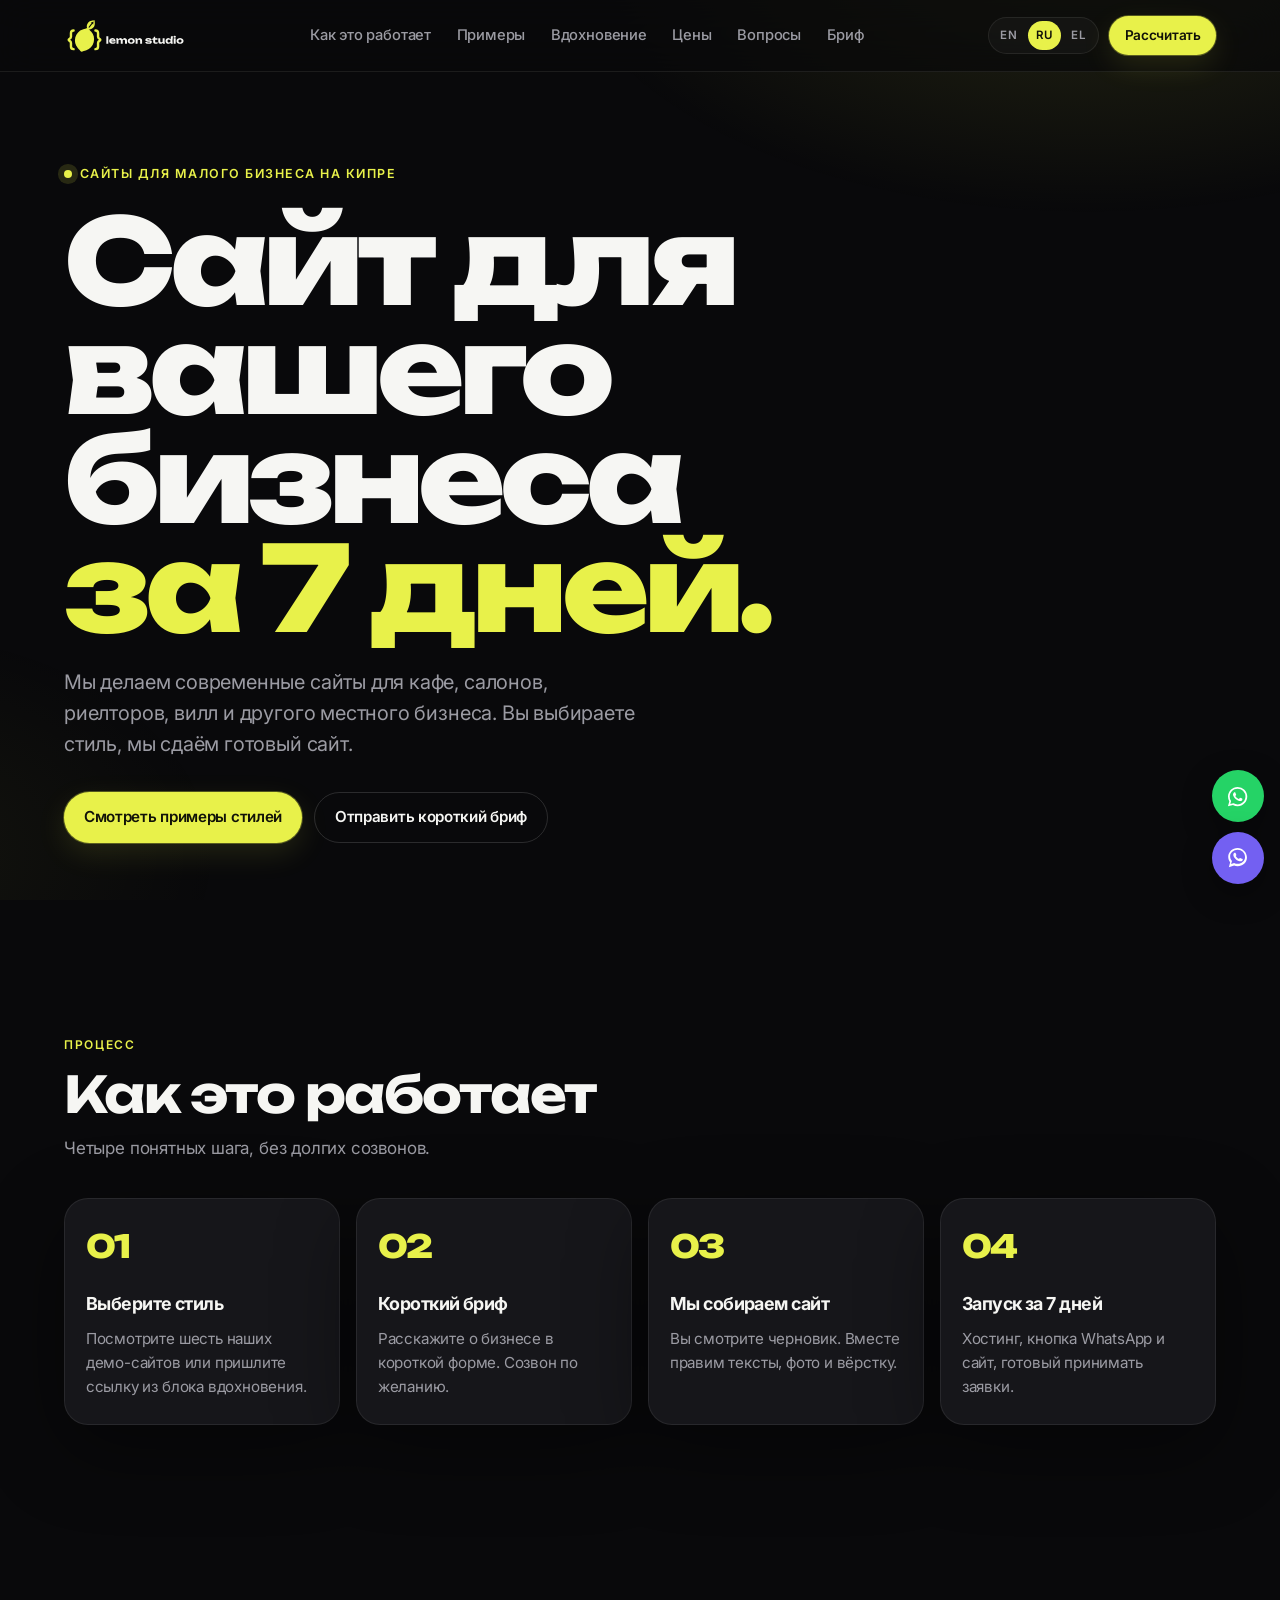
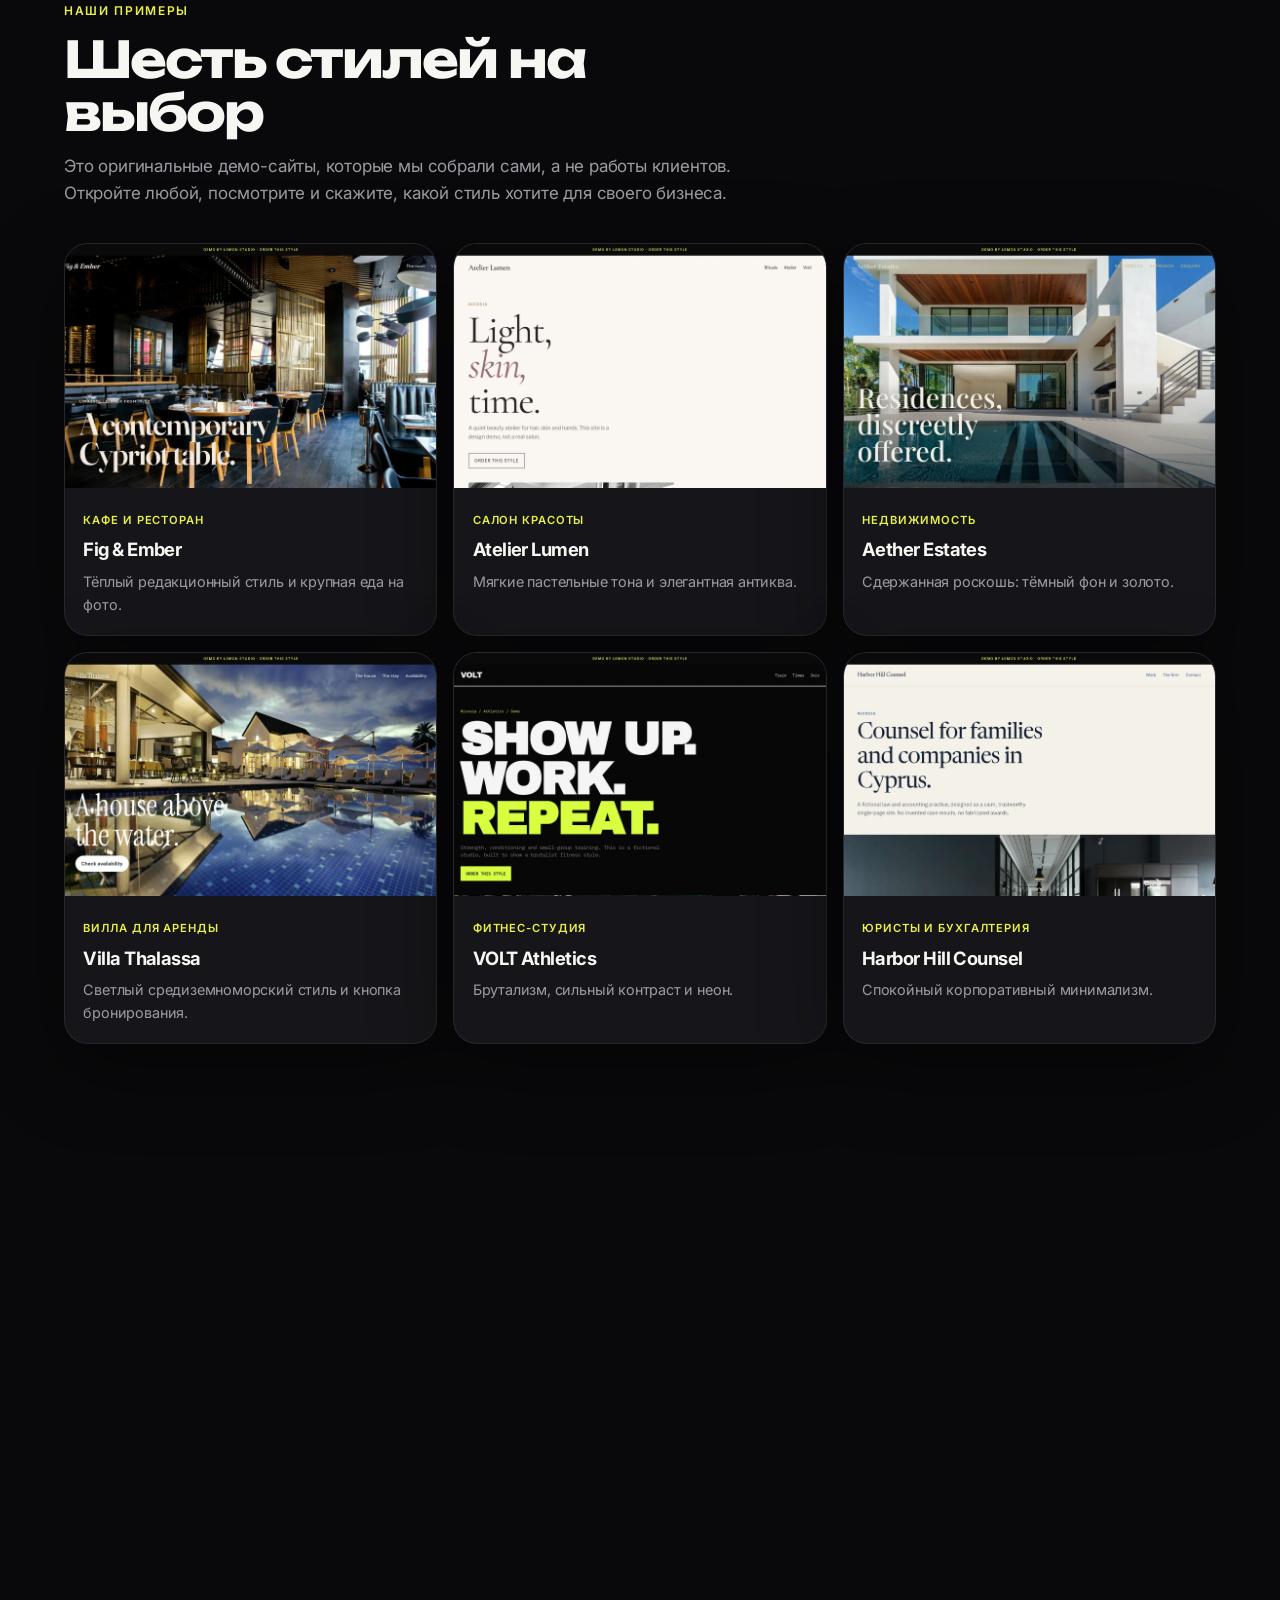
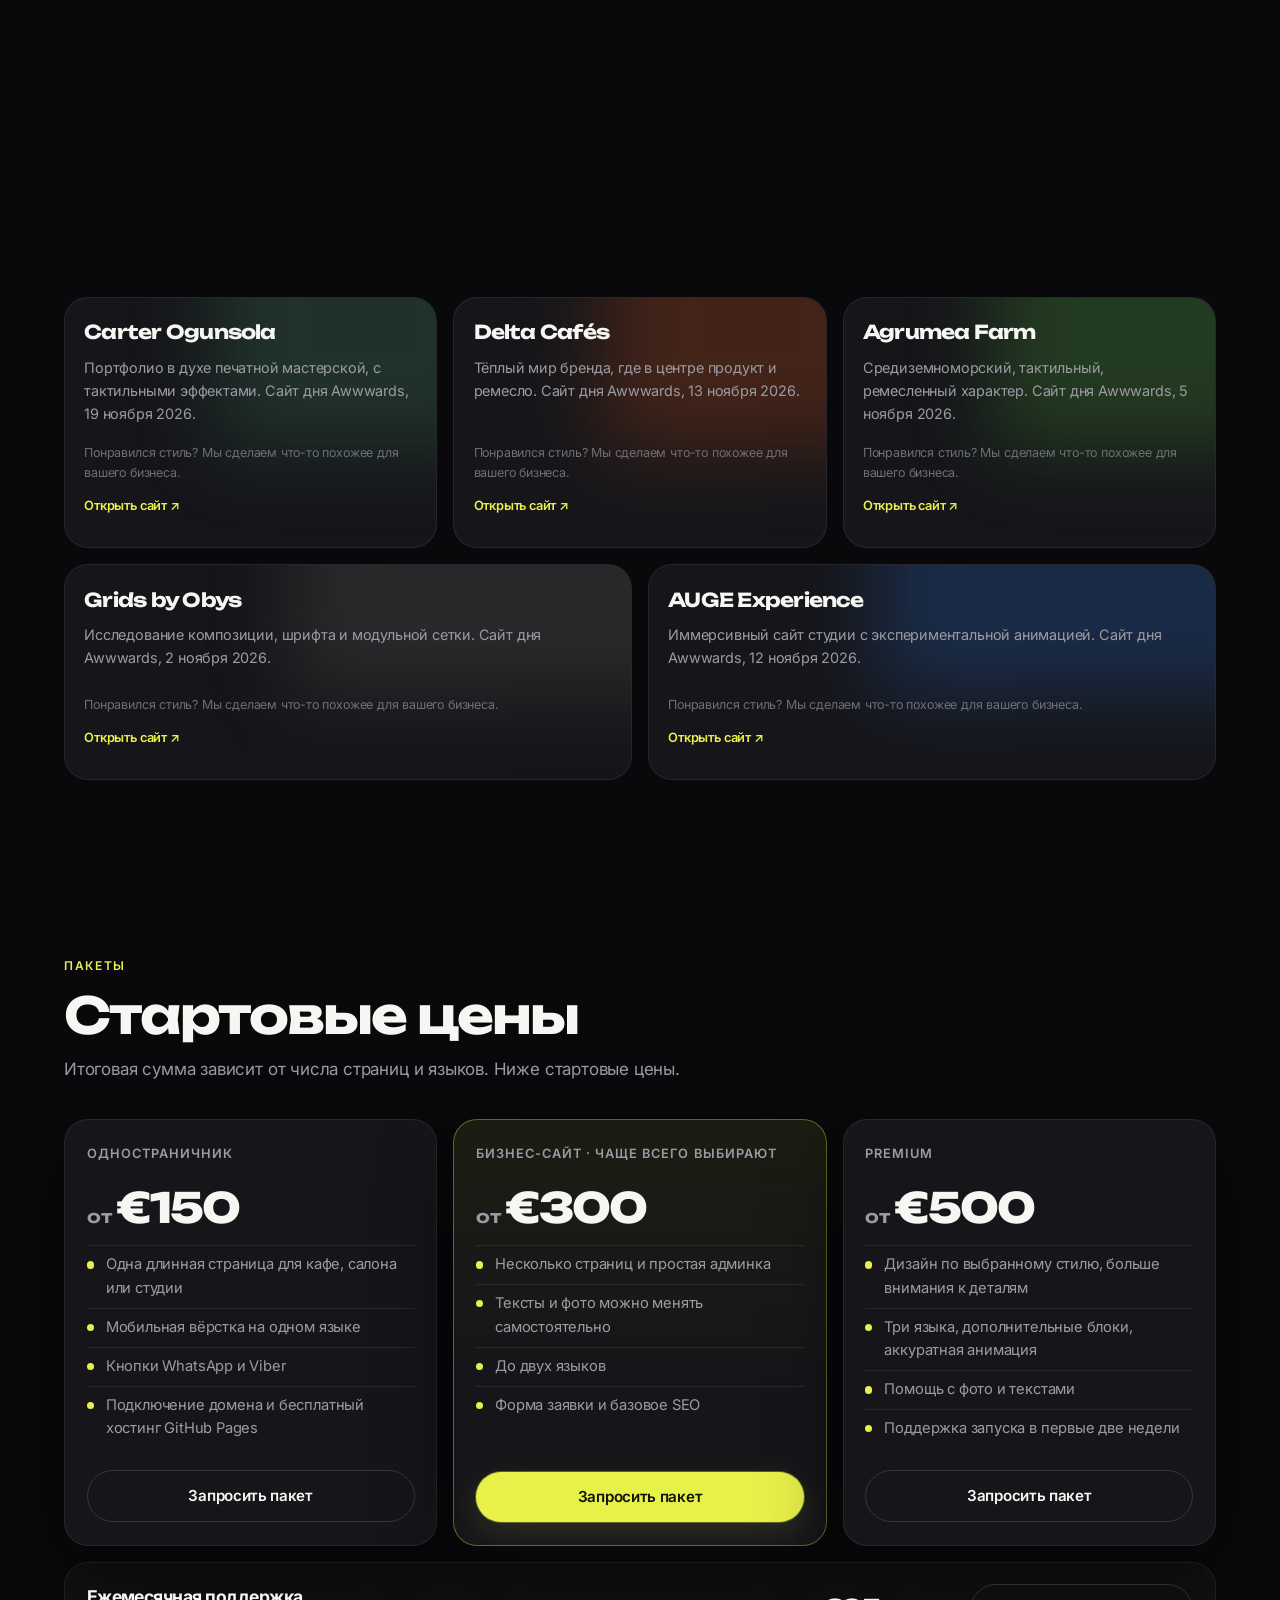
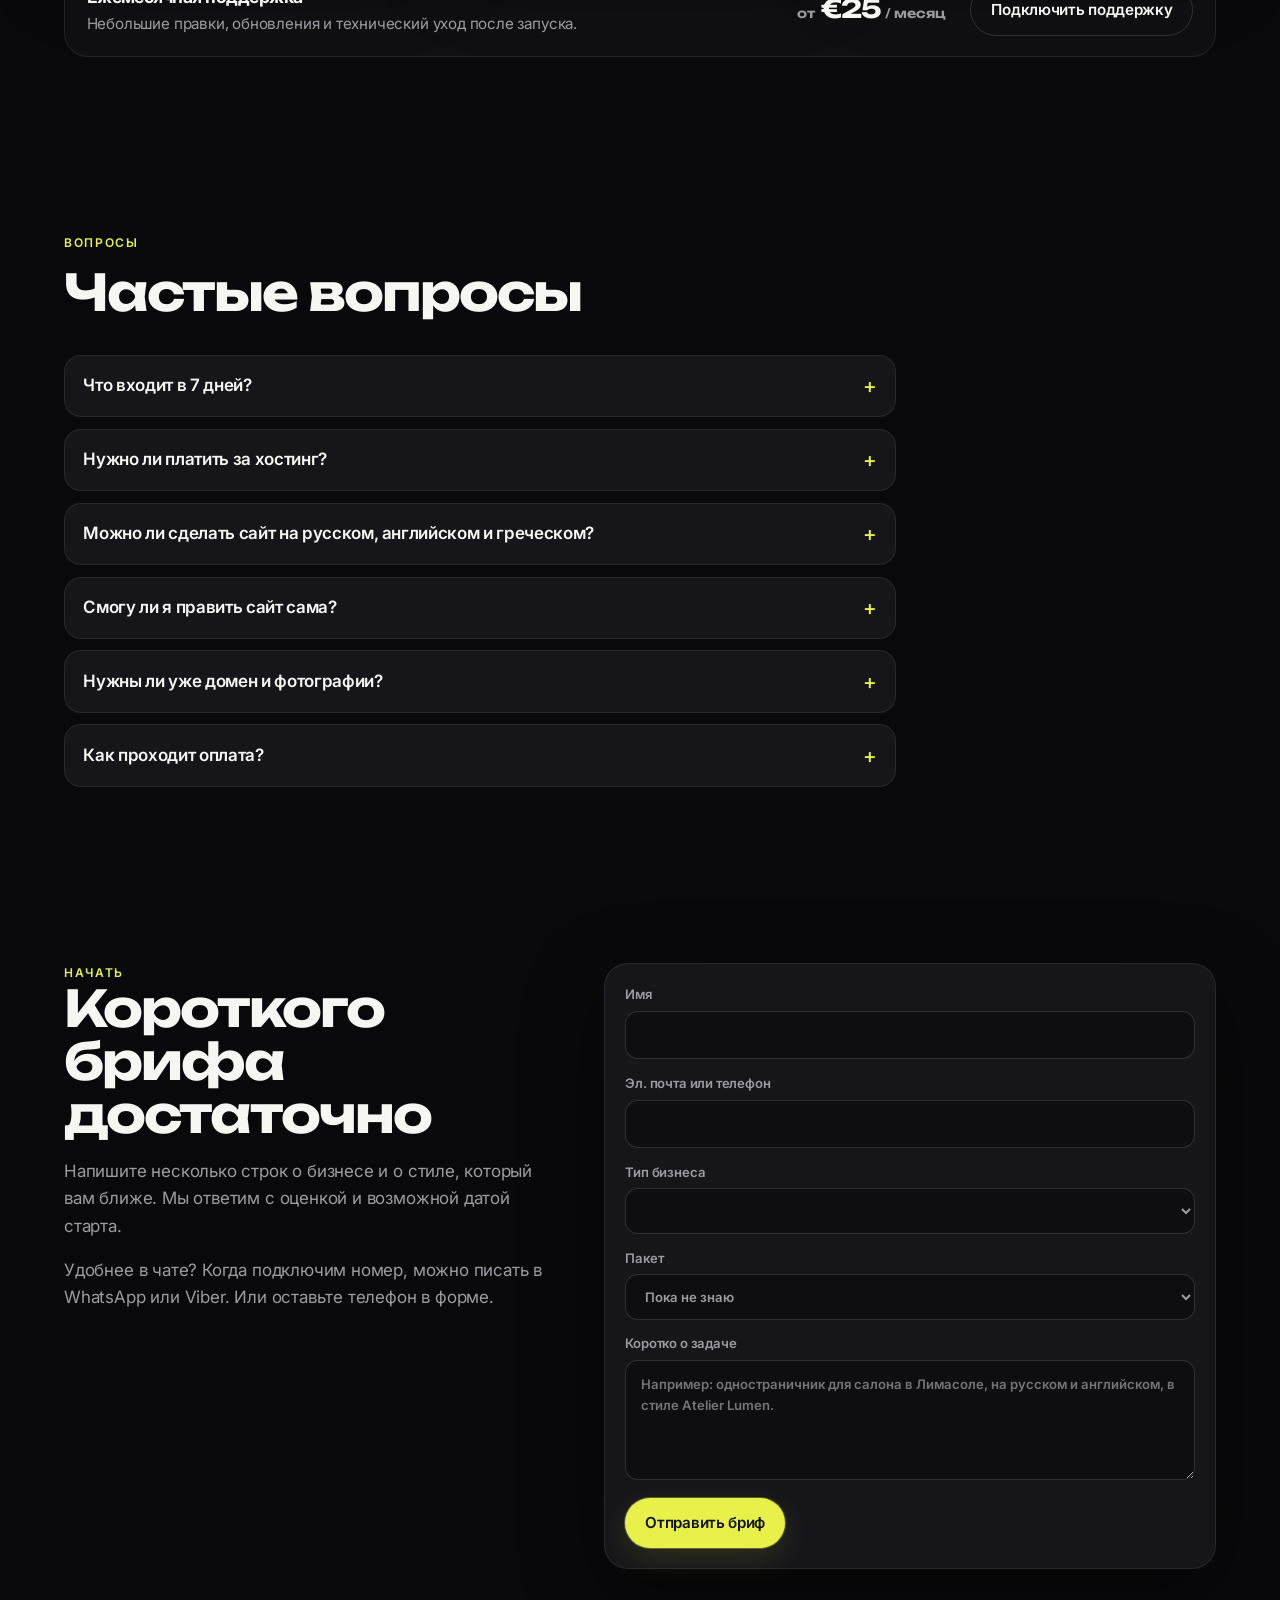
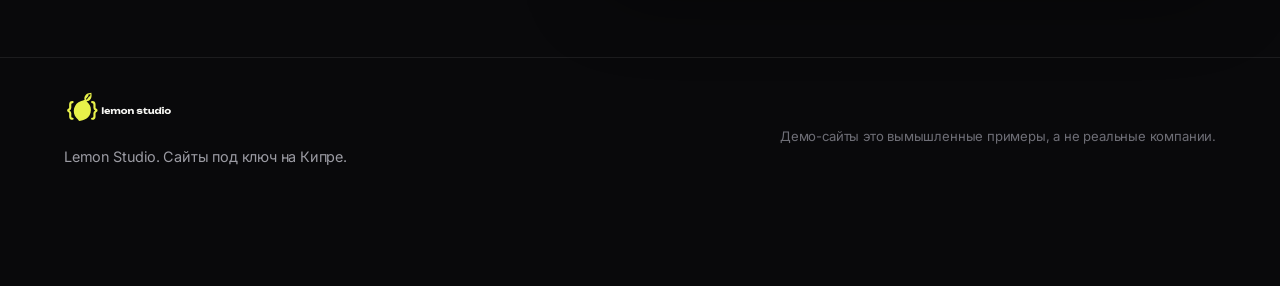
<file: ru/index.html>
<!doctype html>
<html lang="ru">
<head>
  <meta charset="utf-8">
  <meta name="viewport" content="width=device-width, initial-scale=1">
  <title>Создание сайтов Кипр | Lemon Studio</title>
  <meta name="description" content="Создание сайтов на Кипре. Lemon Studio в Лимассоле делает современные сайты под ключ для кафе, салонов, риелторов, вилл и местного бизнеса. Запуск за 7 дней, от €150.">
  <link rel="canonical" href="https://lemonstudiocy.com/ru/">
  <link rel="alternate" hreflang="en" href="https://lemonstudiocy.com/">
  <link rel="alternate" hreflang="ru" href="https://lemonstudiocy.com/ru/">
  <link rel="alternate" hreflang="el" href="https://lemonstudiocy.com/el/">
  <link rel="alternate" hreflang="x-default" href="https://lemonstudiocy.com/">
  <meta property="og:type" content="website">
  <meta property="og:title" content="Создание сайтов Кипр | Lemon Studio">
  <meta property="og:description" content="Создание сайтов на Кипре. Lemon Studio в Лимассоле делает современные сайты под ключ для кафе, салонов, риелторов, вилл и местного бизнеса. Запуск за 7 дней, от €150.">
  <meta property="og:url" content="https://lemonstudiocy.com/ru/">
  <meta property="og:image" content="https://lemonstudiocy.com/assets/brand/og-image.png">
  <meta property="og:locale" content="ru_RU">
  <meta name="twitter:card" content="summary_large_image">
  <meta name="twitter:title" content="Создание сайтов Кипр | Lemon Studio">
  <meta name="twitter:description" content="Создание сайтов на Кипре. Lemon Studio в Лимассоле делает современные сайты под ключ для кафе, салонов, риелторов, вилл и местного бизнеса. Запуск за 7 дней, от €150.">
  <meta name="twitter:image" content="https://lemonstudiocy.com/assets/brand/og-image.png">
  <script type="application/ld+json">
  {
    "@context": "https://schema.org",
    "@type": ["LocalBusiness", "ProfessionalService"],
    "name": "Lemon Studio",
    "url": "https://lemonstudiocy.com/ru/",
    "image": "https://lemonstudiocy.com/assets/brand/og-image.png",
    "logo": "https://lemonstudiocy.com/assets/brand/avatar-1080.png",
    "telephone": "+35796269278",
    "email": "lemonstudiocy@gmail.com",
    "priceRange": "€150+",
    "address": {
      "@type": "PostalAddress",
      "addressLocality": "Limassol",
      "addressRegion": "Limassol",
      "addressCountry": "CY"
    },
    "areaServed": {
      "@type": "Country",
      "name": "Cyprus"
    },
    "inLanguage": "ru"
  }
  </script>
  <link rel="icon" href="/favicon.svg" type="image/svg+xml">
  <link rel="icon" href="/favicon-32.png" type="image/png" sizes="32x32">
  <link rel="icon" href="/favicon-16.png" type="image/png" sizes="16x16">
  <link rel="icon" href="/favicon.ico" sizes="any">
  <link rel="apple-touch-icon" href="/apple-touch-icon.png">
  <meta name="theme-color" content="#09090b">
  <link rel="preconnect" href="https://fonts.googleapis.com">
  <link rel="preconnect" href="https://fonts.gstatic.com" crossorigin>
  <link href="https://fonts.googleapis.com/css2?family=Inter:ital,opsz,wght@0,14..32,400;0,14..32,500;0,14..32,600;0,14..32,700;1,14..32,400&family=Unbounded:wght@400;600;700;800;900&display=swap" rel="stylesheet">
  <link rel="stylesheet" href="../css/style.css">
</head>
<body>
  <div class="wrap">
    <header class="site-header">
      <div class="container">
        <a class="brand" href="index.html">
          <img src="/assets/brand/logo-horizontal-dark.svg" width="123" height="38" alt="Lemon Studio">
        </a>
        <nav class="nav" aria-label="Primary">
        <a href="#how">Как это работает</a>
        <a href="#demos">Примеры</a>
        <a href="#inspiration">Вдохновение</a>
        <a href="#prices">Цены</a>
        <a href="#faq">Вопросы</a>
        <a href="#contact">Бриф</a>
        </nav>
        <div class="header-actions">
          <nav class="lang" aria-label="Language"><a href="../index.html" hreflang="en" lang="en">EN</a><span aria-current="page">RU</span><a href="../el/index.html" hreflang="el" lang="el">EL</a></nav>
          <a class="btn btn-lemon btn-sm btn-header" href="#contact">Рассчитать</a>
          <button class="menu-toggle" type="button" aria-expanded="false" aria-controls="mobile-nav" aria-label="Меню"><span></span></button>
        </div>
      </div>
    </header>
    <nav class="mobile-nav" id="mobile-nav">
        <a href="#how">Как это работает</a>
        <a href="#demos">Примеры</a>
        <a href="#inspiration">Вдохновение</a>
        <a href="#prices">Цены</a>
        <a href="#faq">Вопросы</a>
        <a href="#contact">Бриф</a>
        <a href="#contact">Рассчитать</a></nav>

    <main>
      <section class="hero">
        <div class="container">
          <p class="eyebrow reveal">Сайты для малого бизнеса на Кипре</p>
          <h1 class="reveal reveal-delay-1">Сайт для<br>вашего бизнеса<br><span class="accent">за 7 дней.</span></h1>
          <p class="hero-lead reveal reveal-delay-2">Мы делаем современные сайты для кафе, салонов, риелторов, вилл и другого местного бизнеса. Вы выбираете стиль, мы сдаём готовый сайт.</p>
          <div class="hero-actions reveal reveal-delay-3">
            <a class="btn btn-lemon" href="#demos">Смотреть примеры стилей</a>
            <a class="btn btn-ghost" href="#contact">Отправить короткий бриф</a>
          </div>
        </div>
      </section>

      <section id="how">
        <div class="container">
          <div class="section-head reveal">
            <div class="kicker">Процесс</div>
            <h2>Как это работает</h2>
            <p>Четыре понятных шага, без долгих созвонов.</p>
          </div>
          <div class="steps">
            <article class="step reveal reveal-delay-0">
  <div class="step-num">01</div>
  <h3>Выберите стиль</h3>
  <p>Посмотрите шесть наших демо-сайтов или пришлите ссылку из блока вдохновения.</p>
</article><article class="step reveal reveal-delay-1">
  <div class="step-num">02</div>
  <h3>Короткий бриф</h3>
  <p>Расскажите о бизнесе в короткой форме. Созвон по желанию.</p>
</article><article class="step reveal reveal-delay-2">
  <div class="step-num">03</div>
  <h3>Мы собираем сайт</h3>
  <p>Вы смотрите черновик. Вместе правим тексты, фото и вёрстку.</p>
</article><article class="step reveal reveal-delay-3">
  <div class="step-num">04</div>
  <h3>Запуск за 7 дней</h3>
  <p>Хостинг, кнопка WhatsApp и сайт, готовый принимать заявки.</p>
</article>
          </div>
        </div>
      </section>

      <section id="demos">
        <div class="container">
          <div class="section-head reveal">
            <div class="kicker">Наши примеры</div>
            <h2>Шесть стилей на выбор</h2>
            <p>Это оригинальные демо-сайты, которые мы собрали сами, а не работы клиентов. Откройте любой, посмотрите и скажите, какой стиль хотите для своего бизнеса.</p>
          </div>
          <div class="gallery">
            
        <a class="demo-card reveal reveal-delay-0" href="../demos/cafe/index.html">
          <div class="thumb">
            <img src="../assets/previews/cafe.webp" alt="Fig &amp; Ember demo preview" width="1200" height="788">
          </div>
          <div class="meta">
            <span class="tag">Кафе и ресторан</span>
            <h3>Fig &amp; Ember</h3>
            <p>Тёплый редакционный стиль и крупная еда на фото.</p>
          </div>
        </a>
        <a class="demo-card reveal reveal-delay-1" href="../demos/salon/index.html">
          <div class="thumb">
            <img src="../assets/previews/salon.webp" alt="Atelier Lumen demo preview" width="1200" height="788">
          </div>
          <div class="meta">
            <span class="tag">Салон красоты</span>
            <h3>Atelier Lumen</h3>
            <p>Мягкие пастельные тона и элегантная антиква.</p>
          </div>
        </a>
        <a class="demo-card reveal reveal-delay-2" href="../demos/realtor/index.html">
          <div class="thumb">
            <img src="../assets/previews/realtor.webp" alt="Aether Estates demo preview" width="1200" height="788">
          </div>
          <div class="meta">
            <span class="tag">Недвижимость</span>
            <h3>Aether Estates</h3>
            <p>Сдержанная роскошь: тёмный фон и золото.</p>
          </div>
        </a>
        <a class="demo-card reveal reveal-delay-3" href="../demos/villa/index.html">
          <div class="thumb">
            <img src="../assets/previews/villa.webp" alt="Villa Thalassa demo preview" width="1200" height="788">
          </div>
          <div class="meta">
            <span class="tag">Вилла для аренды</span>
            <h3>Villa Thalassa</h3>
            <p>Светлый средиземноморский стиль и кнопка бронирования.</p>
          </div>
        </a>
        <a class="demo-card reveal reveal-delay-0" href="../demos/fitness/index.html">
          <div class="thumb">
            <img src="../assets/previews/fitness.webp" alt="VOLT Athletics demo preview" width="1200" height="788">
          </div>
          <div class="meta">
            <span class="tag">Фитнес-студия</span>
            <h3>VOLT Athletics</h3>
            <p>Брутализм, сильный контраст и неон.</p>
          </div>
        </a>
        <a class="demo-card reveal reveal-delay-1" href="../demos/law/index.html">
          <div class="thumb">
            <img src="../assets/previews/law.webp" alt="Harbor Hill Counsel demo preview" width="1200" height="788">
          </div>
          <div class="meta">
            <span class="tag">Юристы и бухгалтерия</span>
            <h3>Harbor Hill Counsel</h3>
            <p>Спокойный корпоративный минимализм.</p>
          </div>
        </a>
          </div>
        </div>
      </section>

      <section id="inspiration">
        <div class="container">
          <div class="section-head reveal">
            <div class="kicker">Подборка</div>
            <h2>Вдохновение</h2>
          </div>
          <p class="inspire-note reveal">Это чужие сайты, только для вдохновения. Это не работы Lemon Studio, и мы не выдаём их за своё портфолио.</p>
          <div class="inspire-grid">
            
        <a class="inspire-card c1 reveal" href="https://linear.app" target="_blank" rel="noopener noreferrer">
          <div>
            <h3 class="name">Linear</h3>
            <p class="desc">Точный тёмный интерфейс, крупная типографика и спокойная анимация.</p>
          </div>
          <div>
            <p class="caption">Понравился стиль? Мы сделаем что-то похожее для вашего бизнеса.</p>
            <p class="visit">Открыть сайт ↗</p>
          </div>
        </a>
        <a class="inspire-card c2 reveal" href="https://stripe.com" target="_blank" rel="noopener noreferrer">
          <div>
            <h3 class="name">Stripe</h3>
            <p class="desc">Яркие градиенты и очень ясная подача сложной услуги.</p>
          </div>
          <div>
            <p class="caption">Понравился стиль? Мы сделаем что-то похожее для вашего бизнеса.</p>
            <p class="visit">Открыть сайт ↗</p>
          </div>
        </a>
        <a class="inspire-card c3 reveal" href="https://vercel.com" target="_blank" rel="noopener noreferrer">
          <div>
            <h3 class="name">Vercel</h3>
            <p class="desc">Минимализм и живая bento-сетка.</p>
          </div>
          <div>
            <p class="caption">Понравился стиль? Мы сделаем что-то похожее для вашего бизнеса.</p>
            <p class="visit">Открыть сайт ↗</p>
          </div>
        </a>
        <a class="inspire-card c4 reveal" href="https://www.framer.com" target="_blank" rel="noopener noreferrer">
          <div>
            <h3 class="name">Framer</h3>
            <p class="desc">Смелые промо-страницы, живые примеры и плавные переходы.</p>
          </div>
          <div>
            <p class="caption">Понравился стиль? Мы сделаем что-то похожее для вашего бизнеса.</p>
            <p class="visit">Открыть сайт ↗</p>
          </div>
        </a>
        <a class="inspire-card c5 reveal" href="https://www.197historiasilustradas.com/" target="_blank" rel="noopener noreferrer">
          <div>
            <h3 class="name">197 Historias Ilustradas</h3>
            <p class="desc">Редакционная сетка и сторителлинг. Сайт дня Awwwards, 20 ноября 2026.</p>
          </div>
          <div>
            <p class="caption">Понравился стиль? Мы сделаем что-то похожее для вашего бизнеса.</p>
            <p class="visit">Открыть сайт ↗</p>
          </div>
        </a>
        <a class="inspire-card c6 reveal" href="https://carterogunsola.com/" target="_blank" rel="noopener noreferrer">
          <div>
            <h3 class="name">Carter Ogunsola</h3>
            <p class="desc">Портфолио в духе печатной мастерской, с тактильными эффектами. Сайт дня Awwwards, 19 ноября 2026.</p>
          </div>
          <div>
            <p class="caption">Понравился стиль? Мы сделаем что-то похожее для вашего бизнеса.</p>
            <p class="visit">Открыть сайт ↗</p>
          </div>
        </a>
        <a class="inspire-card c7 reveal" href="https://deltacafes.com/en" target="_blank" rel="noopener noreferrer">
          <div>
            <h3 class="name">Delta Cafés</h3>
            <p class="desc">Тёплый мир бренда, где в центре продукт и ремесло. Сайт дня Awwwards, 13 ноября 2026.</p>
          </div>
          <div>
            <p class="caption">Понравился стиль? Мы сделаем что-то похожее для вашего бизнеса.</p>
            <p class="visit">Открыть сайт ↗</p>
          </div>
        </a>
        <a class="inspire-card c8 reveal" href="https://www.agrumeafarm.it/en" target="_blank" rel="noopener noreferrer">
          <div>
            <h3 class="name">Agrumea Farm</h3>
            <p class="desc">Средиземноморский, тактильный, ремесленный характер. Сайт дня Awwwards, 5 ноября 2026.</p>
          </div>
          <div>
            <p class="caption">Понравился стиль? Мы сделаем что-то похожее для вашего бизнеса.</p>
            <p class="visit">Открыть сайт ↗</p>
          </div>
        </a>
        <a class="inspire-card c9 reveal" href="https://grids.obys.agency/" target="_blank" rel="noopener noreferrer">
          <div>
            <h3 class="name">Grids by Obys</h3>
            <p class="desc">Исследование композиции, шрифта и модульной сетки. Сайт дня Awwwards, 2 ноября 2026.</p>
          </div>
          <div>
            <p class="caption">Понравился стиль? Мы сделаем что-то похожее для вашего бизнеса.</p>
            <p class="visit">Открыть сайт ↗</p>
          </div>
        </a>
        <a class="inspire-card c10 reveal" href="https://www.auge-xp.com/" target="_blank" rel="noopener noreferrer">
          <div>
            <h3 class="name">AUGE Experience</h3>
            <p class="desc">Иммерсивный сайт студии с экспериментальной анимацией. Сайт дня Awwwards, 12 ноября 2026.</p>
          </div>
          <div>
            <p class="caption">Понравился стиль? Мы сделаем что-то похожее для вашего бизнеса.</p>
            <p class="visit">Открыть сайт ↗</p>
          </div>
        </a>
          </div>
        </div>
      </section>

      <section id="prices">
        <div class="container">
          <div class="section-head reveal">
            <div class="kicker">Пакеты</div>
            <h2>Стартовые цены</h2>
            <p>Итоговая сумма зависит от числа страниц и языков. Ниже стартовые цены.</p>
          </div>
          <div class="pricing">
            
        <article class="price-card reveal reveal-delay-0">
          <div class="pkg">Одностраничник</div>
          <div class="amount"><small>от</small>€150</div>
          <ul><li>Одна длинная страница для кафе, салона или студии</li><li>Мобильная вёрстка на одном языке</li><li>Кнопки WhatsApp и Viber</li><li>Подключение домена и бесплатный хостинг GitHub Pages</li></ul>
          <a class="btn btn-ghost" href="#contact">Запросить пакет</a>
        </article>
        <article class="price-card featured reveal reveal-delay-1">
          <div class="pkg">Бизнес-сайт · Чаще всего выбирают</div>
          <div class="amount"><small>от</small>€300</div>
          <ul><li>Несколько страниц и простая админка</li><li>Тексты и фото можно менять самостоятельно</li><li>До двух языков</li><li>Форма заявки и базовое SEO</li></ul>
          <a class="btn btn-lemon" href="#contact">Запросить пакет</a>
        </article>
        <article class="price-card reveal reveal-delay-2">
          <div class="pkg">Premium</div>
          <div class="amount"><small>от</small>€500</div>
          <ul><li>Дизайн по выбранному стилю, больше внимания к деталям</li><li>Три языка, дополнительные блоки, аккуратная анимация</li><li>Помощь с фото и текстами</li><li>Поддержка запуска в первые две недели</li></ul>
          <a class="btn btn-ghost" href="#contact">Запросить пакет</a>
        </article>
          </div>
          <div class="price-support reveal">
            <div>
              <h3>Ежемесячная поддержка</h3>
              <p>Небольшие правки, обновления и технический уход после запуска.</p>
            </div>
            <div class="amount"><small>от</small> €25 <small>/ месяц</small></div>
            <a class="btn btn-ghost" href="#contact">Подключить поддержку</a>
          </div>
        </div>
      </section>

      <section id="faq">
        <div class="container">
          <div class="section-head reveal">
            <div class="kicker">Вопросы</div>
            <h2>Частые вопросы</h2>
          </div>
          <div class="faq reveal">
            <details><summary>Что входит в 7 дней?</summary><p>Готовый сайт на вашем домене: вёрстка, тексты, фото, мобильная версия и кнопки WhatsApp или Viber. Срок считаем после брифа, логотипа и доступа к домену.</p></details><details><summary>Нужно ли платить за хостинг?</summary><p>Нет. Мы публикуем сайт на GitHub Pages, это бесплатно и быстро. Вы оплачиваете только домен, обычно около €10-15 в год.</p></details><details><summary>Можно ли сделать сайт на русском, английском и греческом?</summary><p>Да. Одностраничник начинается с одного языка. В бизнес- и premium-пакетах можно добавить ещё.</p></details><details><summary>Смогу ли я править сайт сама?</summary><p>Да, в бизнес- и premium-пакетах. Мы подключаем простую админку, чтобы менять тексты и фото без кода.</p></details><details><summary>Нужны ли уже домен и фотографии?</summary><p>Домен можно купить позже, сначала запустим сайт на временном адресе. Если своих фото пока нет, договоримся о практичном варианте: снимки с телефона или снимки со свободной лицензией, с подписью.</p></details><details><summary>Как проходит оплата?</summary><p>Предоплата в начале работы, остаток когда сайт готов к публикации. Шаги заранее фиксируем письменно.</p></details>
          </div>
        </div>
      </section>

      <section id="contact">
        <div class="container">
          <div class="contact-grid">
            <div class="contact-copy reveal">
              <div class="kicker">Начать</div>
              <h2 class="block-title">Короткого брифа достаточно</h2>
              <p>Напишите несколько строк о бизнесе и о стиле, который вам ближе. Мы ответим с оценкой и возможной датой старта.</p>
              <p>Удобнее в чате? Когда подключим номер, можно писать в WhatsApp или Viber. Или оставьте телефон в форме.</p>
            </div>
            <form class="brief reveal" action="https://formsubmit.co/lemonstudiocy@gmail.com" method="post">
              <input type="hidden" name="_subject" value="Lemon Studio website enquiry">
              <input type="hidden" name="_template" value="table">
              <input type="hidden" name="_captcha" value="false">
              <input type="hidden" name="_next" value="https://lemonstudiocy.com/ru/thanks/">
              <input type="text" name="_honey" style="display:none">
              <label>Имя
                <input type="text" name="name" required autocomplete="name">
              </label>
              <label>Эл. почта или телефон
                <input type="text" name="contact" required autocomplete="email">
              </label>
              <label>Тип бизнеса
                <select name="business" required>
                  <option value="" selected disabled></option>
                  <option>Кафе или ресторан</option><option>Салон красоты</option><option>Недвижимость</option><option>Вилла для аренды</option><option>Фитнес-студия</option><option>Юристы или бухгалтерия</option><option>Другое</option>
                </select>
              </label>
              <label>Пакет
                <select name="package">
                  <option>Пока не знаю</option><option>Одностраничник, от €150</option><option>Бизнес-сайт, от €300</option><option>Premium, от €500</option><option>Также нужна ежемесячная поддержка</option>
                </select>
              </label>
              <label>Коротко о задаче
                <textarea name="message" placeholder="Например: одностраничник для салона в Лимасоле, на русском и английском, в стиле Atelier Lumen."></textarea>
              </label>
              <button class="btn btn-lemon" type="submit">Отправить бриф</button>
            </form>
          </div>
        </div>
      </section>
    </main>

    <footer class="site-footer">
      <div class="container">
        <div>
          <a class="brand" href="../index.html">
            <img src="/assets/brand/logo-horizontal-dark.svg" width="110" height="34" alt="Lemon Studio">
          </a>
          <p>Lemon Studio. Сайты под ключ на Кипре.</p>
        </div>
        <p class="legal">Демо-сайты это вымышленные примеры, а не реальные компании.</p>
      </div>
    </footer>
  </div>
  
  <!-- WhatsApp / Viber: +357 96 269278 -->
  <div class="float-btns" aria-label="Chat">
    <a class="float-btn float-wa" href="https://wa.me/35796269278" target="_blank" rel="noopener noreferrer" title="WhatsApp"><span class="sr-only">WhatsApp</span><svg viewBox="0 0 24 24" aria-hidden="true"><path d="M19.05 4.91A9.82 9.82 0 0 0 12.04 2C6.55 2 2.07 6.48 2.07 12c0 1.76.46 3.48 1.34 5L2 22l5.15-1.35A9.93 9.93 0 0 0 12.04 22c5.49 0 9.97-4.48 9.97-10 0-2.67-1.04-5.17-2.96-7.09zM12.04 20.15c-1.5 0-2.96-.4-4.23-1.16l-.3-.18-3.05.8.81-2.98-.2-.31a8.15 8.15 0 0 1-1.25-4.32c0-4.5 3.66-8.16 8.17-8.16 2.18 0 4.23.85 5.77 2.39a8.12 8.12 0 0 1 2.39 5.77c.01 4.5-3.65 8.15-8.11 8.15zm4.47-6.11c-.24-.12-1.44-.71-1.66-.79-.22-.08-.38-.12-.54.12-.16.24-.62.79-.76.95-.14.16-.28.18-.52.06-.24-.12-1.01-.37-1.92-1.18-.71-.63-1.19-1.41-1.33-1.65-.14-.24-.01-.37.1-.49.11-.11.24-.28.36-.42.12-.14.16-.24.24-.4.08-.16.04-.3-.02-.42-.06-.12-.54-1.3-.74-1.78-.2-.47-.4-.4-.54-.41h-.46c-.16 0-.42.06-.64.3-.22.24-.84.82-.84 2s.86 2.32.98 2.48c.12.16 1.69 2.58 4.1 3.61.57.25 1.02.4 1.37.51.57.18 1.09.16 1.5.1.46-.07 1.44-.59 1.64-1.16.2-.57.2-1.06.14-1.16-.06-.1-.22-.16-.46-.28z"/></svg></a>
    <a class="float-btn float-vb" href="viber://chat?number=%2B35796269278" title="Viber"><span class="sr-only">Viber</span><svg viewBox="0 0 24 24" aria-hidden="true"><path d="M12 2C6.7 2 2.3 6.1 2.3 11.1c0 2.1.7 4.1 2 5.7L3 22l5.4-1.7c1.1.4 2.3.6 3.6.6 5.3 0 9.7-4.1 9.7-9.1S17.3 2 12 2zm0 16.4c-1.1 0-2.2-.2-3.2-.6l-.3-.1-3.2.9.9-3.1-.2-.3c-1.1-1.3-1.7-3-1.7-4.7C4.3 7.3 7.7 4 12 4s7.7 3.3 7.7 7.4c0 4.1-3.4 7-7.7 7zm4.2-5.3c-.2-.1-1.3-.6-1.5-.7-.2-.1-.3-.1-.5.1l-.5.6c-.1.1-.2.2-.5.1-1.1-.5-2.3-1.5-3-2.7-.1-.2 0-.3.1-.5l.4-.4c.1-.1.1-.3 0-.4 0-.1-.6-1.4-.8-1.9-.2-.5-.4-.4-.5-.4h-.4c-.2 0-.4.1-.6.3s-.8.8-.8 2c0 1.2.8 2.4 1 2.6 1.3 2 3.2 3.3 5.4 3.9.6.2 1.2.2 1.6.1.5-.1 1.4-.6 1.6-1.1.2-.5.2-1 .1-1.1-.1-.1-.3-.2-.5-.3z"/></svg></a>
  </div>

  <script src="../js/main.js"></script>
</body>
</html>
</file>
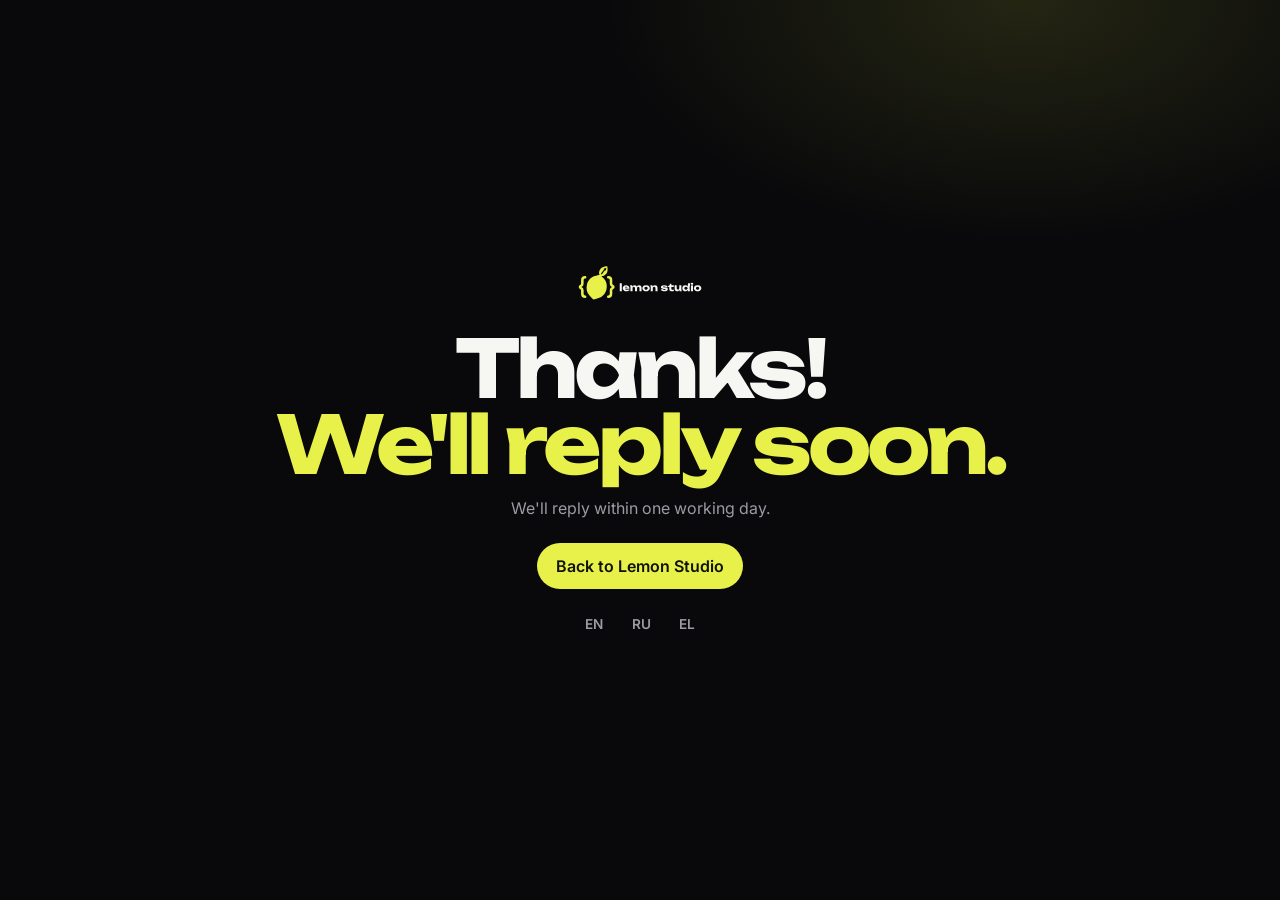
<file: thanks/index.html>
<!doctype html>
<html lang="en">
<head>
  <meta charset="utf-8">
  <meta name="viewport" content="width=device-width, initial-scale=1">
  <title>Thanks | Lemon Studio</title>
  <meta name="robots" content="noindex">
  <link rel="icon" href="/favicon.svg" type="image/svg+xml">
  <link rel="icon" href="/favicon-32.png" type="image/png" sizes="32x32">
  <link rel="icon" href="/favicon-16.png" type="image/png" sizes="16x16">
  <link rel="icon" href="/favicon.ico" sizes="any">
  <link rel="apple-touch-icon" href="/apple-touch-icon.png">
  <meta name="theme-color" content="#09090b">
  <style>
    :root { --lemon:#e8f14a; --bg:#09090b; --text:#f6f6f3; --muted:#9b9ba3; }
    * { box-sizing: border-box; }
    body {
      margin: 0; min-height: 100vh; display: grid; place-items: center;
      background: var(--bg); color: var(--text);
      font-family: Inter, system-ui, sans-serif;
      background-image: radial-gradient(700px 400px at 80% 0, rgba(232,241,74,.12), transparent 60%);
      padding: 2rem;
      text-align: center;
    }
    img.brand-logo { width: auto; height: 40px; max-width: min(280px, 78vw); border-radius: 0; margin: 0 auto 1.4rem; }
    h1 { font-family: Unbounded, Inter, sans-serif; font-size: clamp(2.4rem, 8vw, 5rem); letter-spacing: -0.05em; line-height: .95; margin: 0 0 1rem; }
    h1 span { color: var(--lemon); }
    p { color: var(--muted); max-width: 28rem; margin: 0 auto 1.6rem; }
    a { color: #111208; background: var(--lemon); text-decoration: none; font-weight: 600; padding: .8rem 1.2rem; border-radius: 999px; display: inline-block; }
    .langs { margin-top: 1.4rem; display: flex; gap: .8rem; justify-content: center; }
    .langs a { background: transparent; color: var(--muted); padding: .3rem .5rem; font-size: .85rem; }
    .langs a:hover { color: var(--lemon); }
  </style>
  <link rel="preconnect" href="https://fonts.googleapis.com">
  <link href="https://fonts.googleapis.com/css2?family=Inter:wght@400;600&family=Unbounded:wght@800&display=swap" rel="stylesheet">
</head>
<body>
  <div>
    <img class="brand-logo" src="/assets/brand/logo-horizontal-dark.svg" width="130" height="40" alt="Lemon Studio">
    <h1>Thanks!<br><span>We'll reply soon.</span></h1>
    <p>We'll reply within one working day.</p>
    <a href="/">Back to Lemon Studio</a>
    <div class="langs">
      <a href="/">EN</a>
      <a href="/ru/">RU</a>
      <a href="/el/">EL</a>
    </div>
  </div>
</body>
</html>
</file>
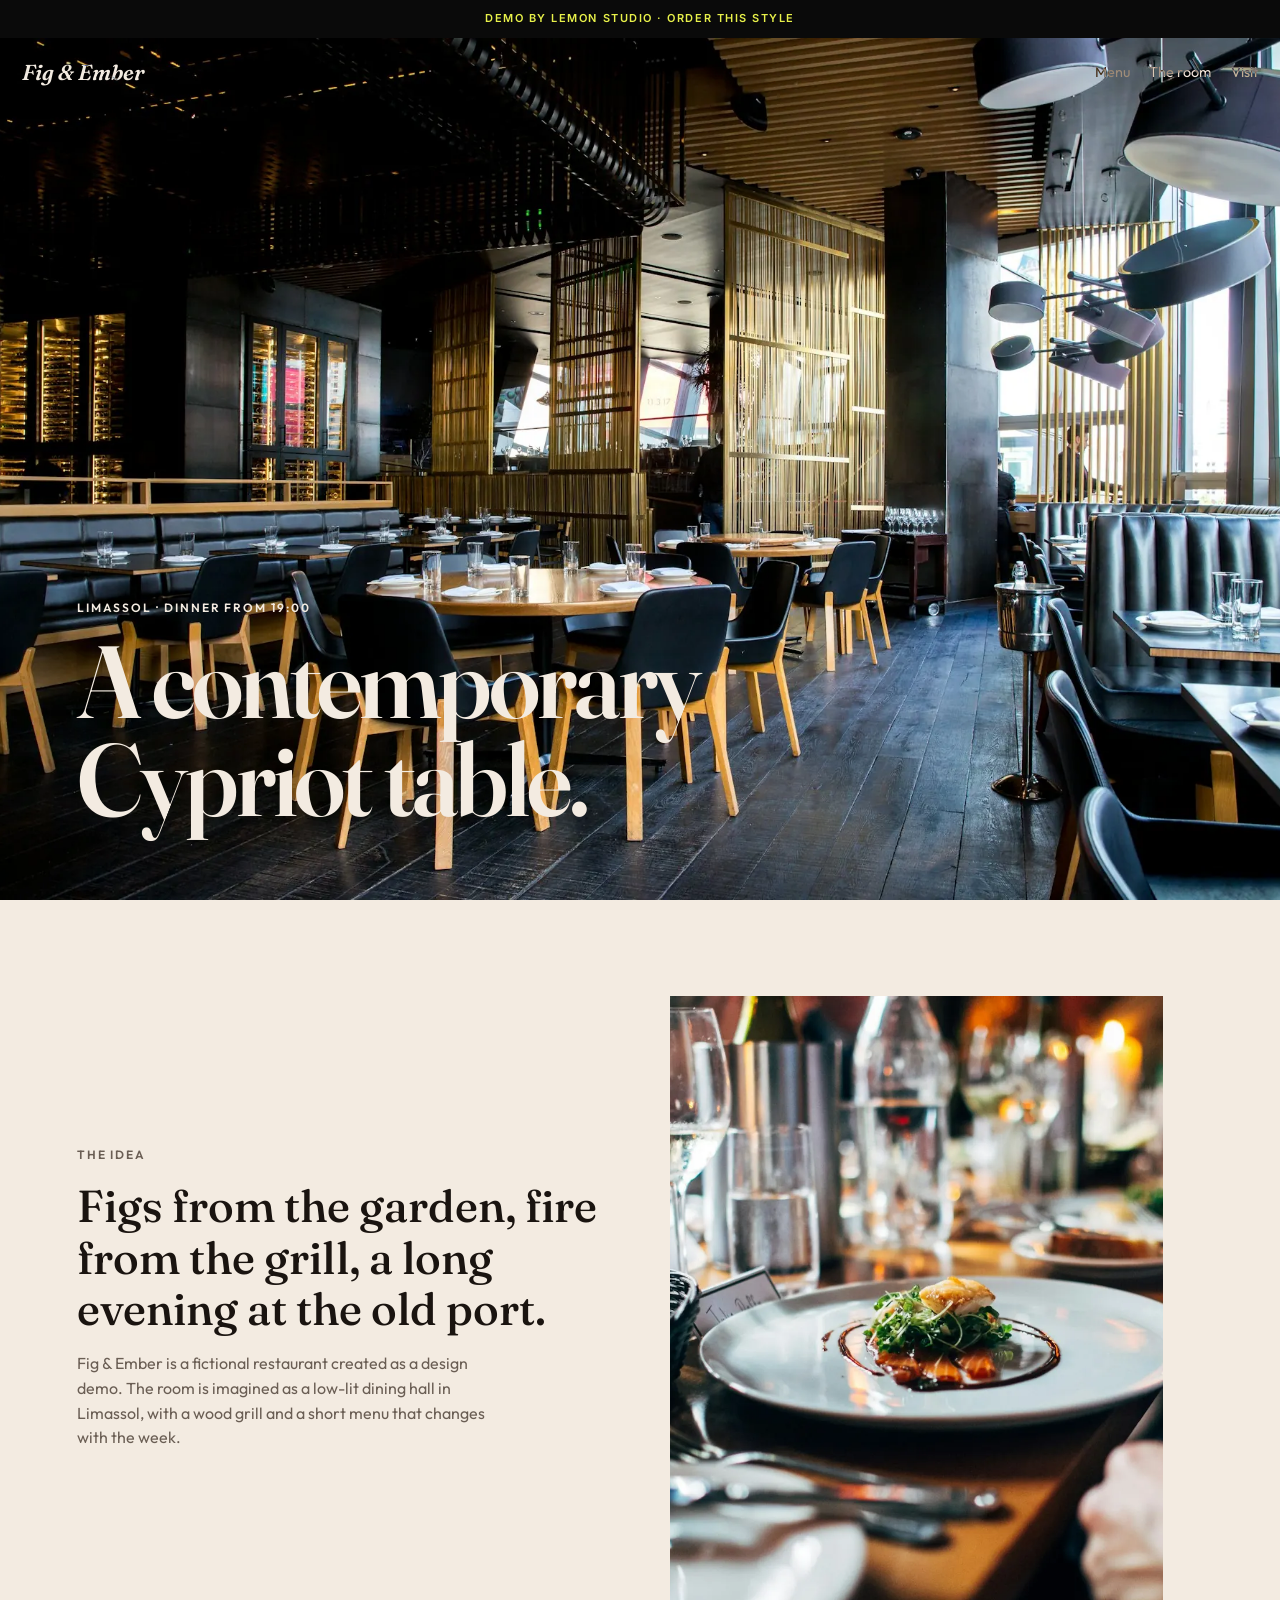
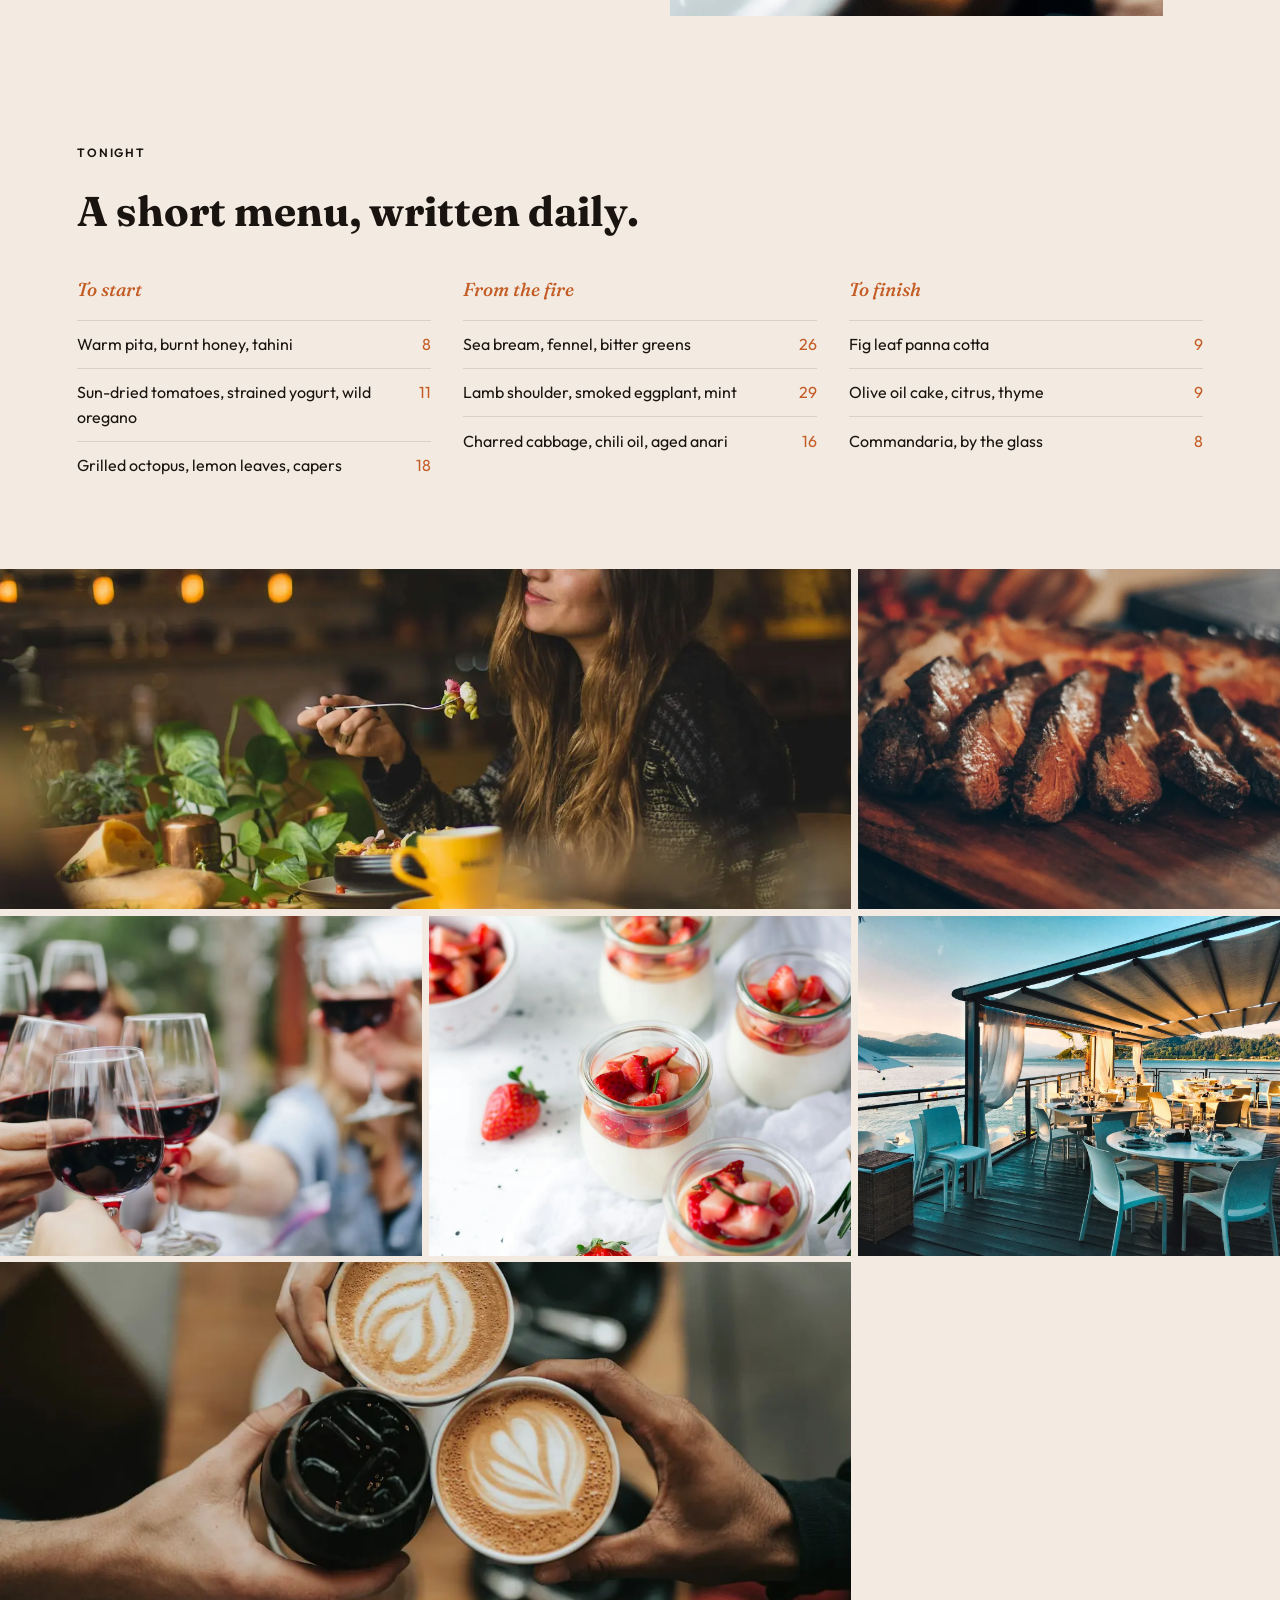
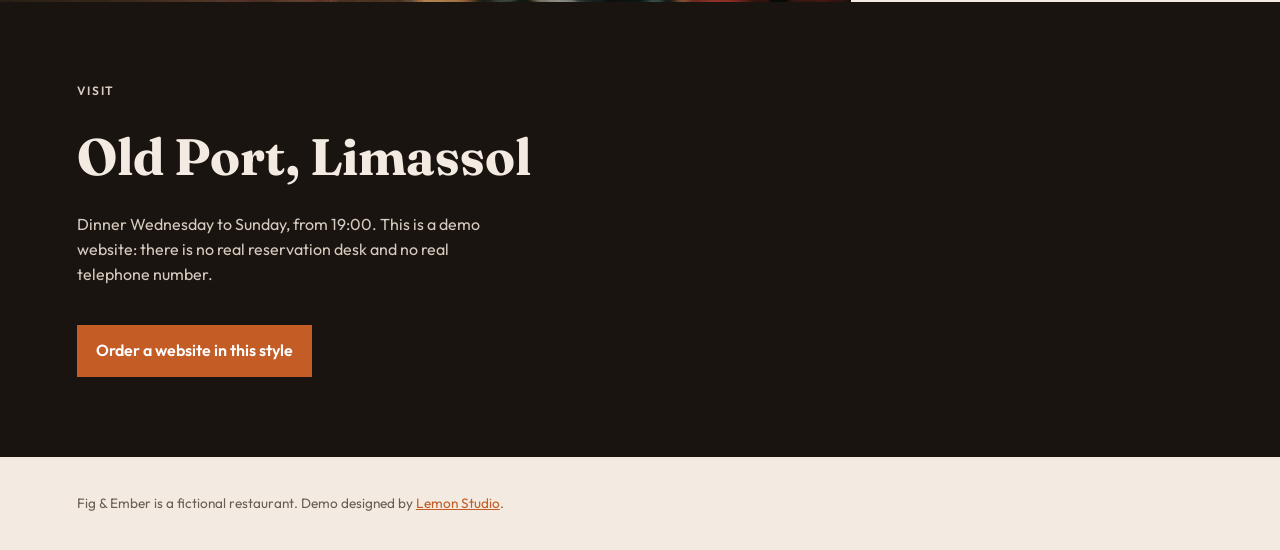
<file: demos/cafe/index.html>
<!doctype html>
<html lang="en">
<head>
  <meta charset="utf-8">
  <meta name="viewport" content="width=device-width, initial-scale=1">
  <title>Fig & Ember | A contemporary Cypriot table in Limassol</title>
  <meta name="description" content="Demo restaurant website by Lemon Studio. Fig & Ember is a fictional contemporary Cypriot table in Limassol.">
  <meta name="robots" content="noindex, follow">
  <link rel="icon" href="../../assets/favicon.svg" type="image/svg+xml">
  <link rel="preconnect" href="https://fonts.googleapis.com">
  <link rel="preconnect" href="https://fonts.gstatic.com" crossorigin>
  <link href="https://fonts.googleapis.com/css2?family=Fraunces:ital,opsz,wght@0,9..144,400;0,9..144,600;0,9..144,700;1,9..144,400;1,9..144,600&family=Outfit:wght@400;500;600&family=Inter:wght@600&display=swap" rel="stylesheet">
  <link rel="stylesheet" href="style.css">
</head>
<body>
  <a class="ls-banner" href="../../index.html#demos">Demo by Lemon Studio · Order this style</a>
  <header class="nav">
    <a class="logo" href="#">Fig & Ember</a>
    <nav>
      <a href="#menu">Menu</a>
      <a href="#room">The room</a>
      <a href="#visit">Visit</a>
    </nav>
  </header>
  <section class="hero">
    <img src="images/interior.webp" alt="Warm restaurant interior, demo photograph">
    <div class="hero-copy">
      <p class="kicker">Limassol · Dinner from 19:00</p>
      <h1>A contemporary<br>Cypriot table.</h1>
    </div>
  </section>
  <section class="intro" id="room">
    <div class="intro-text">
      <p class="kicker">The idea</p>
      <h2>Figs from the garden, fire from the grill, a long evening at the old port.</h2>
      <p>Fig & Ember is a fictional restaurant created as a design demo. The room is imagined as a low-lit dining hall in Limassol, with a wood grill and a short menu that changes with the week.</p>
    </div>
    <figure>
      <img src="images/spread.webp" alt="A generously plated seafood and vegetable spread">
    </figure>
  </section>
  <section class="menu" id="menu">
    <p class="kicker">Tonight</p>
    <h2>A short menu, written daily.</h2>
    <div class="menu-grid">
      <article>
        <h3>To start</h3>
        <ul>
          <li><span>Warm pita, burnt honey, tahini</span><em>8</em></li>
          <li><span>Sun-dried tomatoes, strained yogurt, wild oregano</span><em>11</em></li>
          <li><span>Grilled octopus, lemon leaves, capers</span><em>18</em></li>
        </ul>
      </article>
      <article>
        <h3>From the fire</h3>
        <ul>
          <li><span>Sea bream, fennel, bitter greens</span><em>26</em></li>
          <li><span>Lamb shoulder, smoked eggplant, mint</span><em>29</em></li>
          <li><span>Charred cabbage, chili oil, aged anari</span><em>16</em></li>
        </ul>
      </article>
      <article>
        <h3>To finish</h3>
        <ul>
          <li><span>Fig leaf panna cotta</span><em>9</em></li>
          <li><span>Olive oil cake, citrus, thyme</span><em>9</em></li>
          <li><span>Commandaria, by the glass</span><em>8</em></li>
        </ul>
      </article>
    </div>
  </section>
  <section class="photos">
    <img src="images/pasta.webp" alt="A pasta dish at the table">
    <img src="images/grill.webp" alt="Grilled meat on a board">
    <img src="images/wine.webp" alt="Wine glasses on a table">
    <img src="images/dessert.webp" alt="A plated dessert">
    <img src="images/terrace.webp" alt="Restaurant terrace at dusk">
    <img src="images/coffee.webp" alt="A cup of coffee">
  </section>
  <section class="visit" id="visit">
    <div>
      <p class="kicker">Visit</p>
      <h2>Old Port, Limassol</h2>
      <p>Dinner Wednesday to Sunday, from 19:00. This is a demo website: there is no real reservation desk and no real telephone number.</p>
      <a class="cta" href="../../index.html#contact">Order a website in this style</a>
    </div>
  </section>
  <footer>
    <p>Fig & Ember is a fictional restaurant. Demo designed by <a href="../../index.html">Lemon Studio</a>.</p>
  </footer>
</body>
</html>
</file>
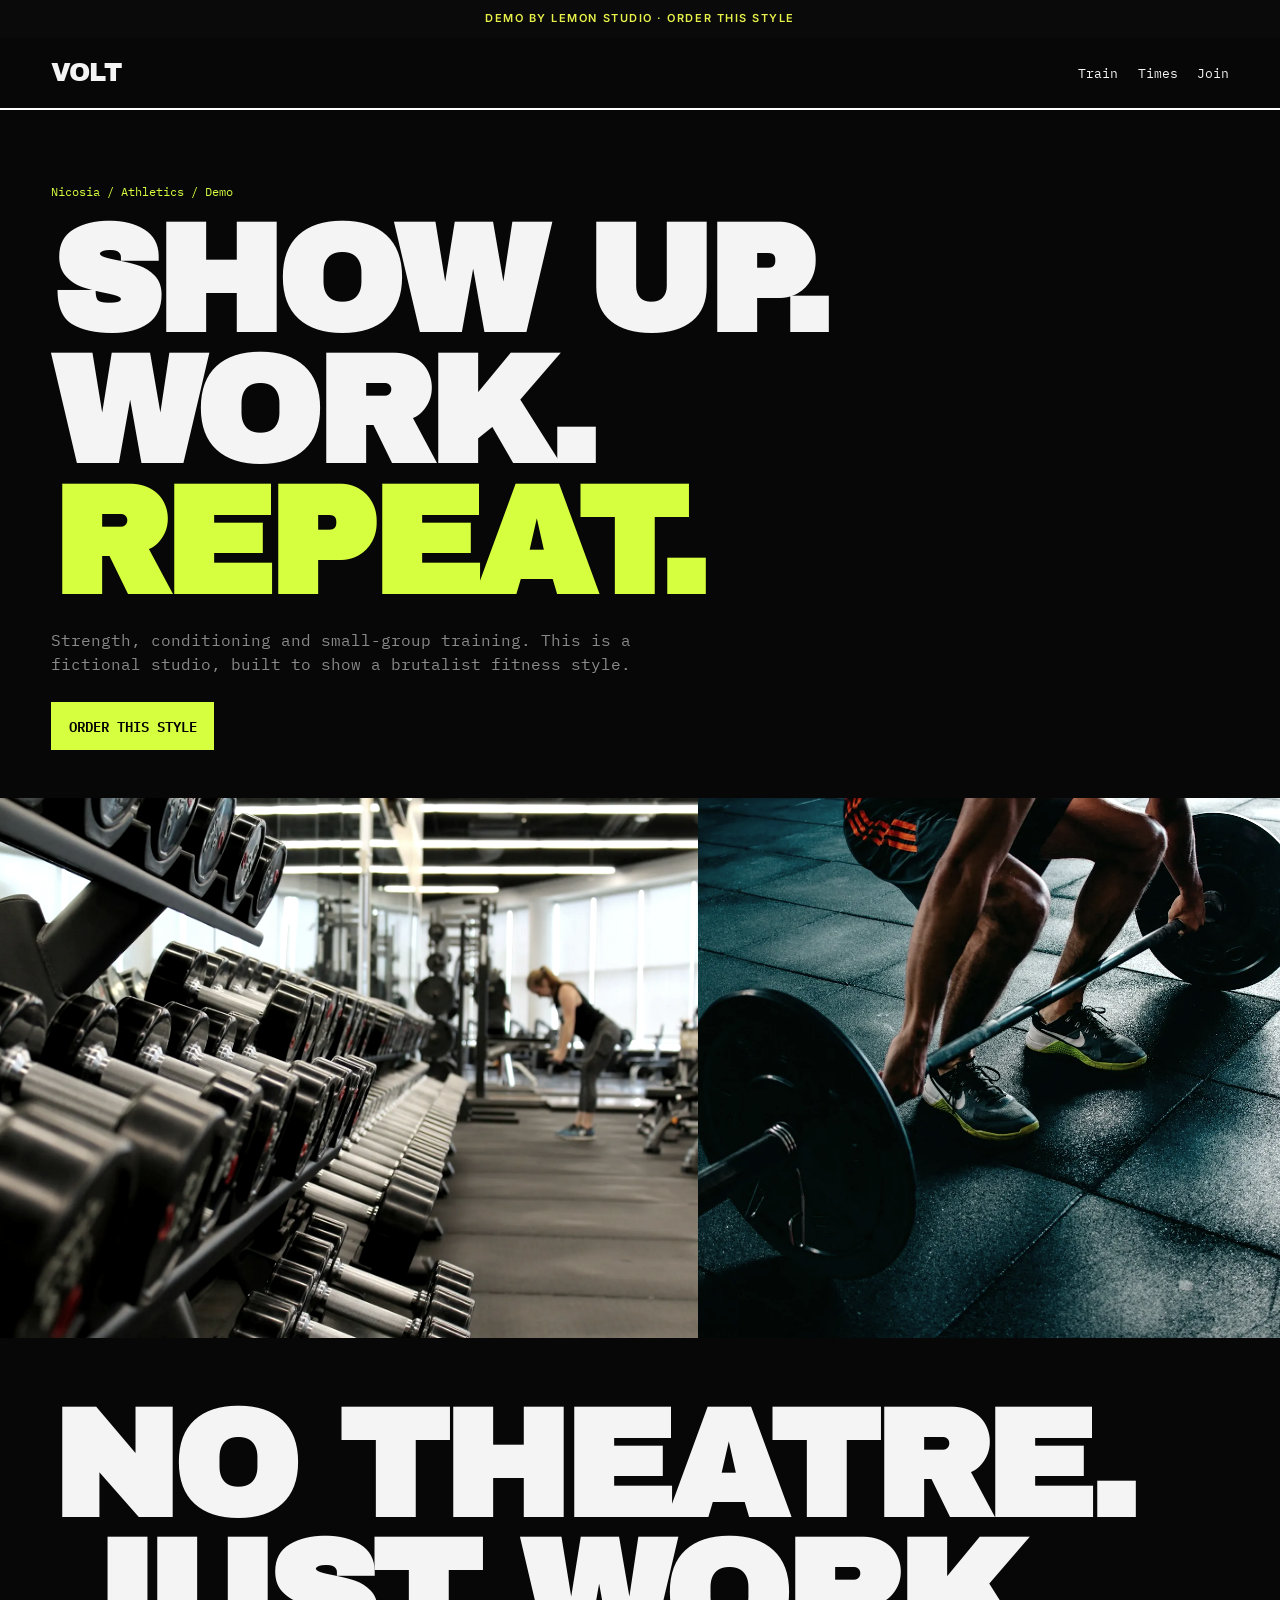
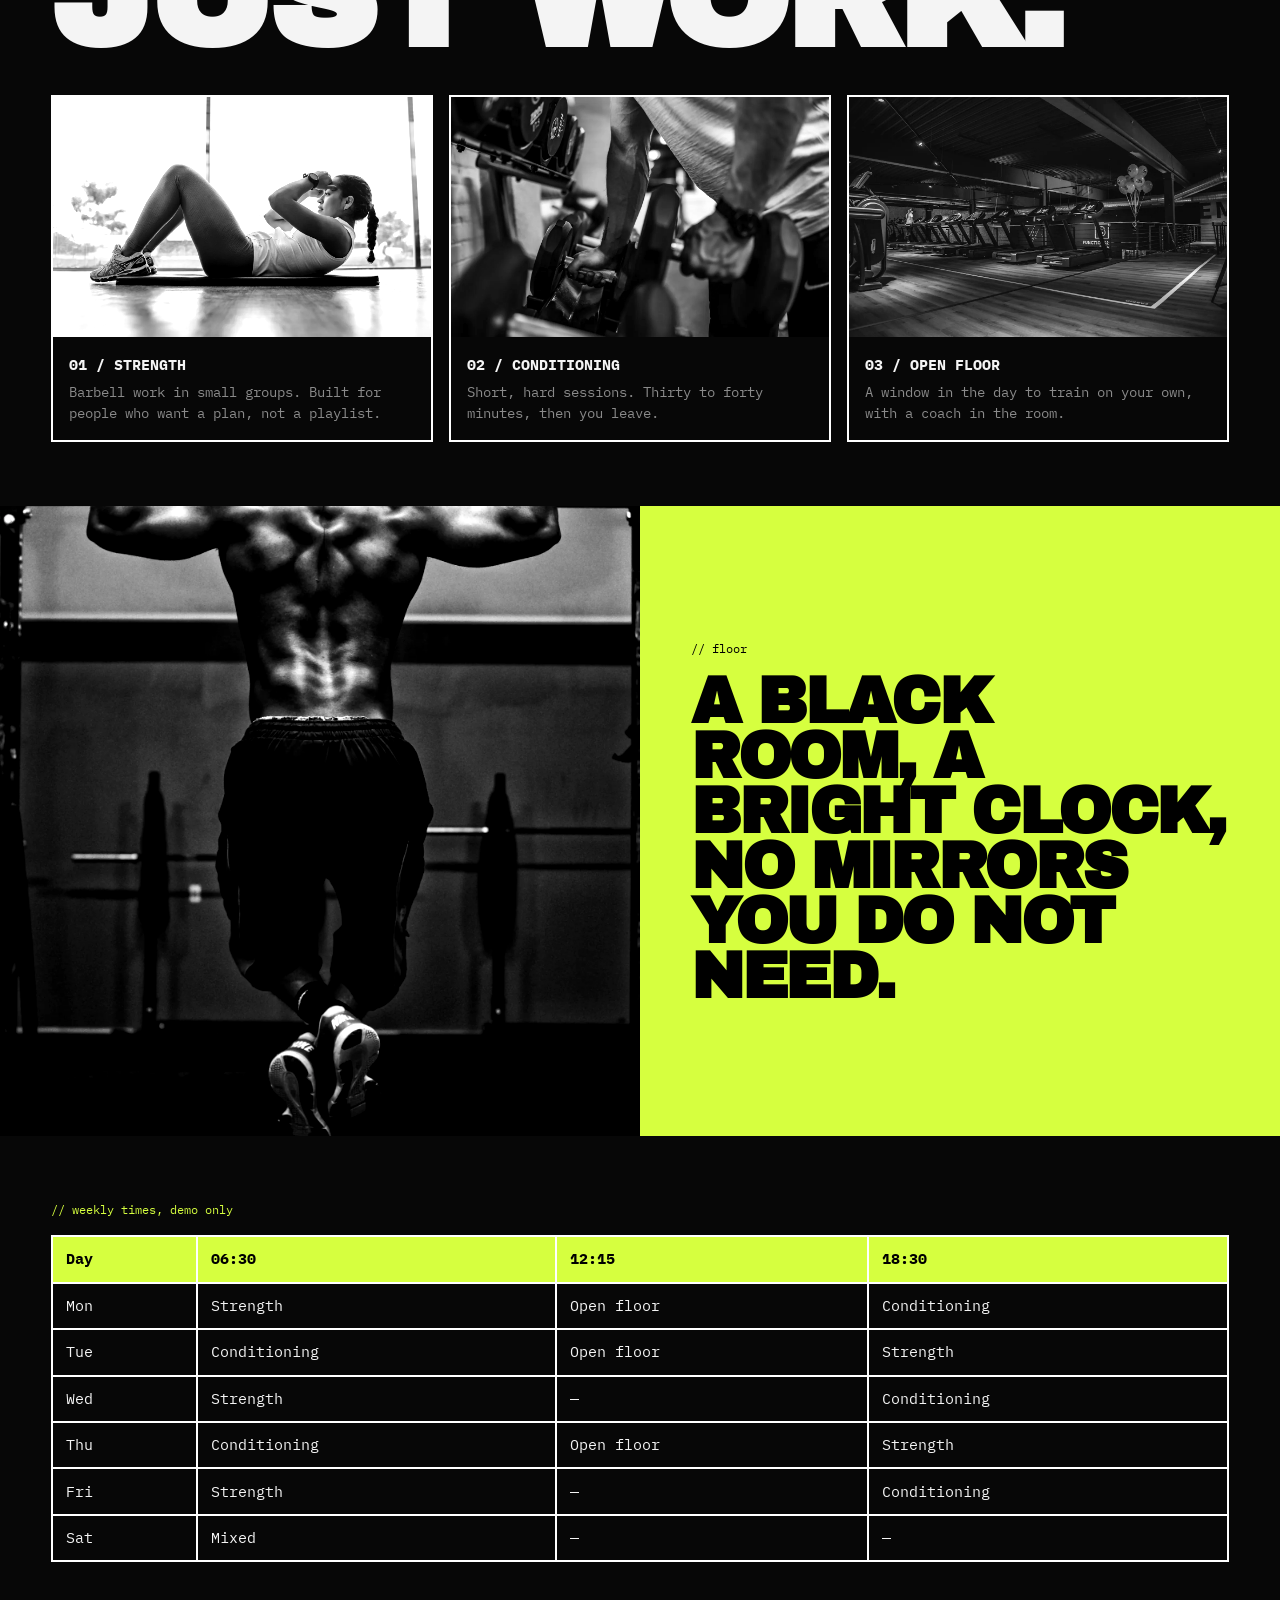
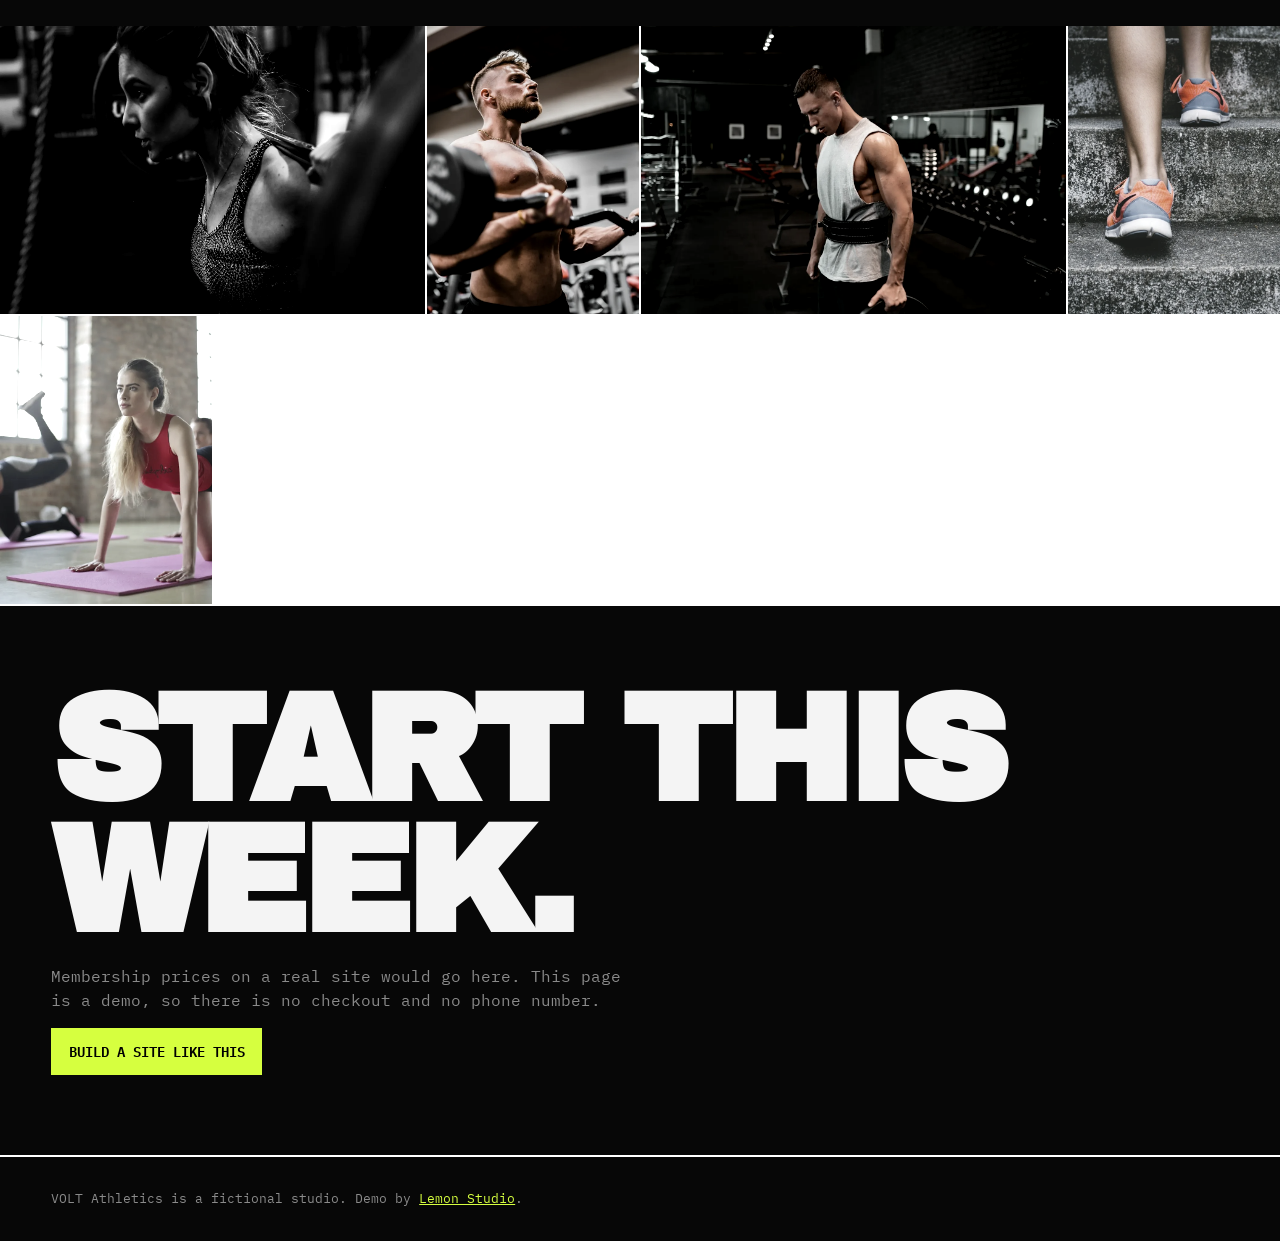
<file: demos/fitness/index.html>
<!doctype html>
<html lang="en">
<head>
  <meta charset="utf-8">
  <meta name="viewport" content="width=device-width, initial-scale=1">
  <title>VOLT Athletics | Training studio in Nicosia, a Lemon Studio demo</title>
  <meta name="description" content="Demo fitness studio website by Lemon Studio. VOLT Athletics is a fictional gym in Nicosia.">
  <meta name="robots" content="noindex, follow">
  <link rel="icon" href="../../assets/favicon.svg" type="image/svg+xml">
  <link rel="preconnect" href="https://fonts.googleapis.com">
  <link rel="preconnect" href="https://fonts.gstatic.com" crossorigin>
  <link href="https://fonts.googleapis.com/css2?family=Archivo+Black&family=IBM+Plex+Mono:wght@400;600&family=Inter:wght@600&display=swap" rel="stylesheet">
  <link rel="stylesheet" href="style.css">
</head>
<body>
  <a class="ls-banner" href="../../index.html#demos">Demo by Lemon Studio · Order this style</a>
  <header class="nav">
    <a class="logo" href="#">VOLT</a>
    <nav>
      <a href="#train">Train</a>
      <a href="#times">Times</a>
      <a href="#join">Join</a>
    </nav>
  </header>
  <section class="hero">
    <p class="mono">Nicosia / Athletics / Demo</p>
    <h1>SHOW UP.<br>WORK.<br><span>REPEAT.</span></h1>
    <p class="lead">Strength, conditioning and small-group training. This is a fictional studio, built to show a brutalist fitness style.</p>
    <a class="cta" href="../../index.html#contact">ORDER THIS STYLE</a>
  </section>
  <section class="split">
    <img src="images/gym.webp" alt="A busy commercial gym floor">
    <img src="images/weights.webp" alt="A barbell loaded for a lift">
  </section>
  <section class="train" id="train">
    <h2>NO THEATRE.<br>JUST WORK.</h2>
    <div class="blocks">
      <article>
        <img src="images/athlete.webp" alt="An athlete mid-training">
        <h3>01 / STRENGTH</h3>
        <p>Barbell work in small groups. Built for people who want a plan, not a playlist.</p>
      </article>
      <article>
        <img src="images/training.webp" alt="A training session in progress">
        <h3>02 / CONDITIONING</h3>
        <p>Short, hard sessions. Thirty to forty minutes, then you leave.</p>
      </article>
      <article>
        <img src="images/box.webp" alt="A gym interior with equipment">
        <h3>03 / OPEN FLOOR</h3>
        <p>A window in the day to train on your own, with a coach in the room.</p>
      </article>
    </div>
  </section>
  <section class="band">
    <img src="images/studio.webp" alt="A high-contrast gym space">
    <div class="band-copy">
      <p class="mono">// floor</p>
      <h2>A BLACK ROOM, A BRIGHT CLOCK, NO MIRRORS YOU DO NOT NEED.</h2>
    </div>
  </section>
  <section class="times" id="times">
    <p class="mono">// weekly times, demo only</p>
    <table>
      <thead><tr><th>Day</th><th>06:30</th><th>12:15</th><th>18:30</th></tr></thead>
      <tbody>
        <tr><td>Mon</td><td>Strength</td><td>Open floor</td><td>Conditioning</td></tr>
        <tr><td>Tue</td><td>Conditioning</td><td>Open floor</td><td>Strength</td></tr>
        <tr><td>Wed</td><td>Strength</td><td>—</td><td>Conditioning</td></tr>
        <tr><td>Thu</td><td>Conditioning</td><td>Open floor</td><td>Strength</td></tr>
        <tr><td>Fri</td><td>Strength</td><td>—</td><td>Conditioning</td></tr>
        <tr><td>Sat</td><td>Mixed</td><td>—</td><td>—</td></tr>
      </tbody>
    </table>
  </section>
  <section class="more">
    <img src="images/darkgym.webp" alt="A dark training space">
    <img src="images/dumbbells.webp" alt="Rows of dumbbells">
    <img src="images/lift.webp" alt="A lift in progress">
    <img src="images/run.webp" alt="Running training">
    <img src="images/stretch.webp" alt="A stretching drill">
  </section>
  <section class="join" id="join">
    <h2>START THIS WEEK.</h2>
    <p>Membership prices on a real site would go here. This page is a demo, so there is no checkout and no phone number.</p>
    <a class="cta" href="../../index.html#contact">BUILD A SITE LIKE THIS</a>
  </section>
  <footer>
    <p>VOLT Athletics is a fictional studio. Demo by <a href="../../index.html">Lemon Studio</a>.</p>
  </footer>
</body>
</html>
</file>
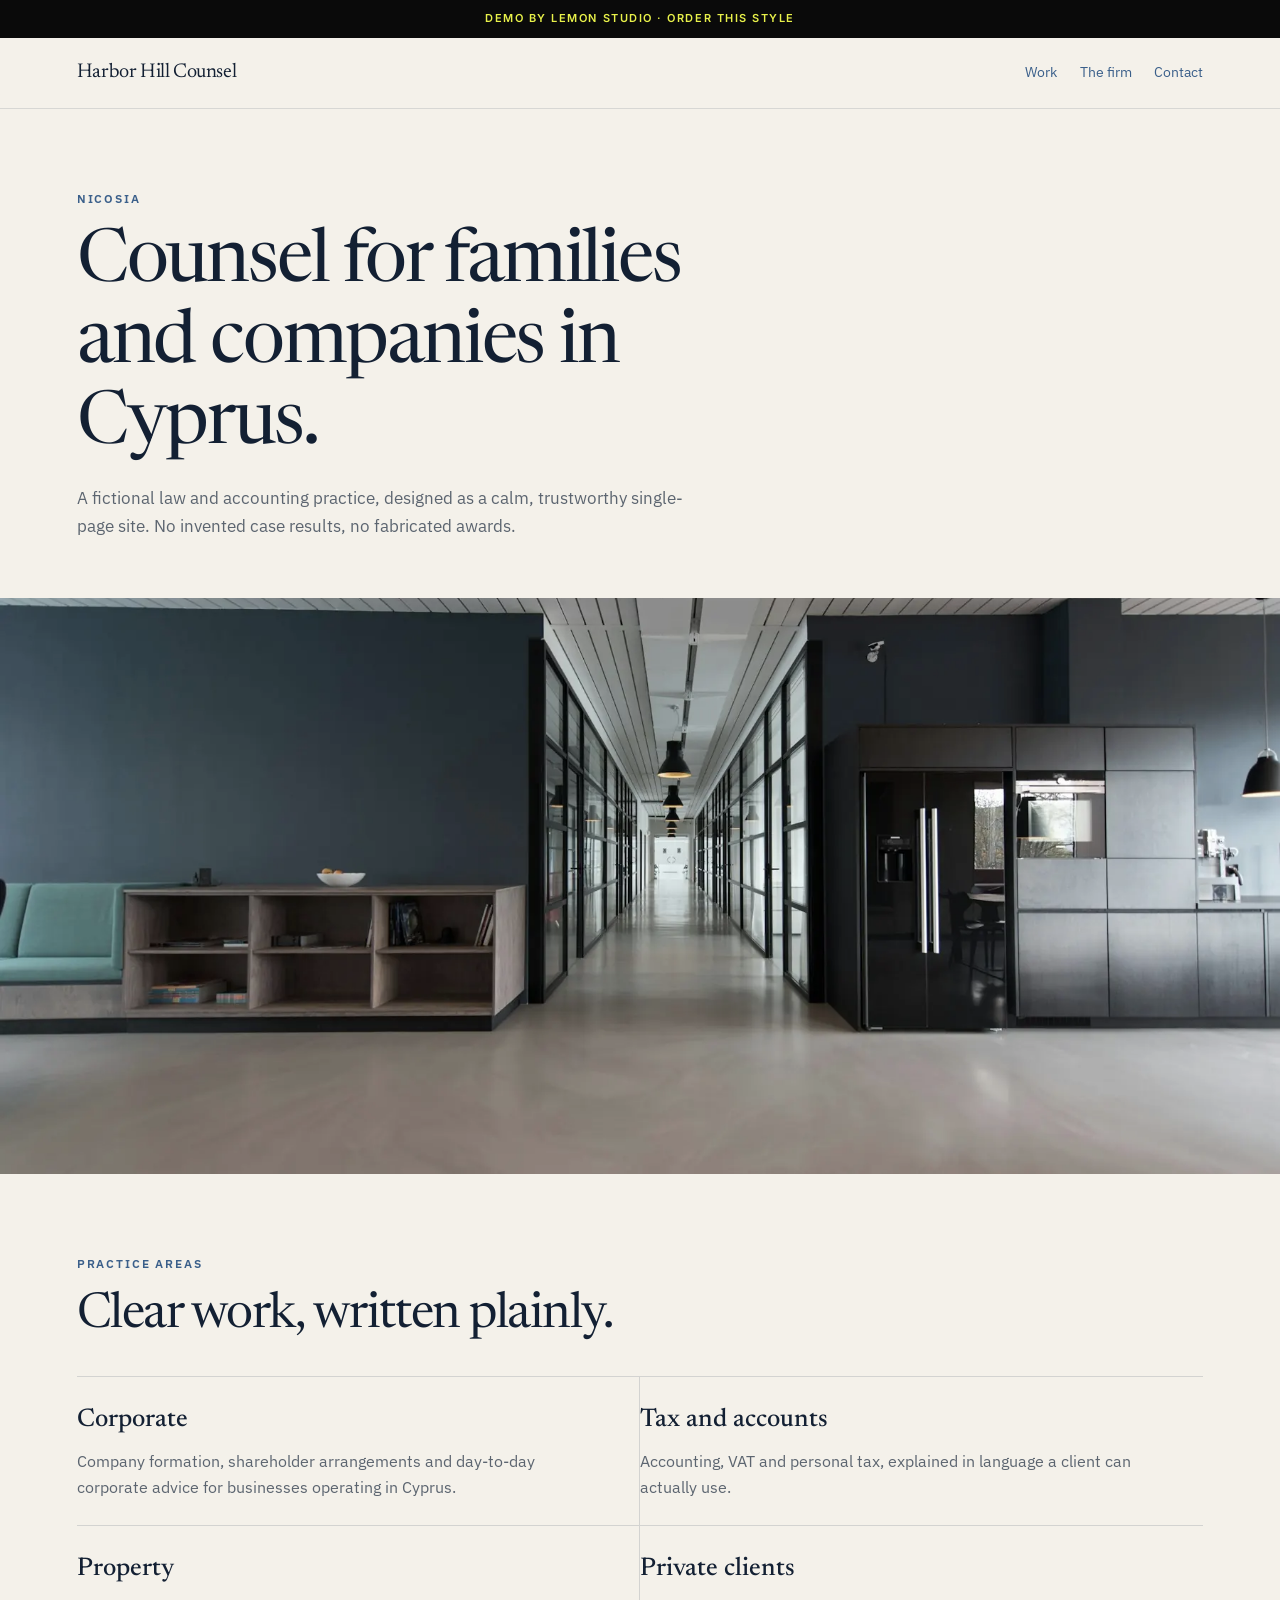
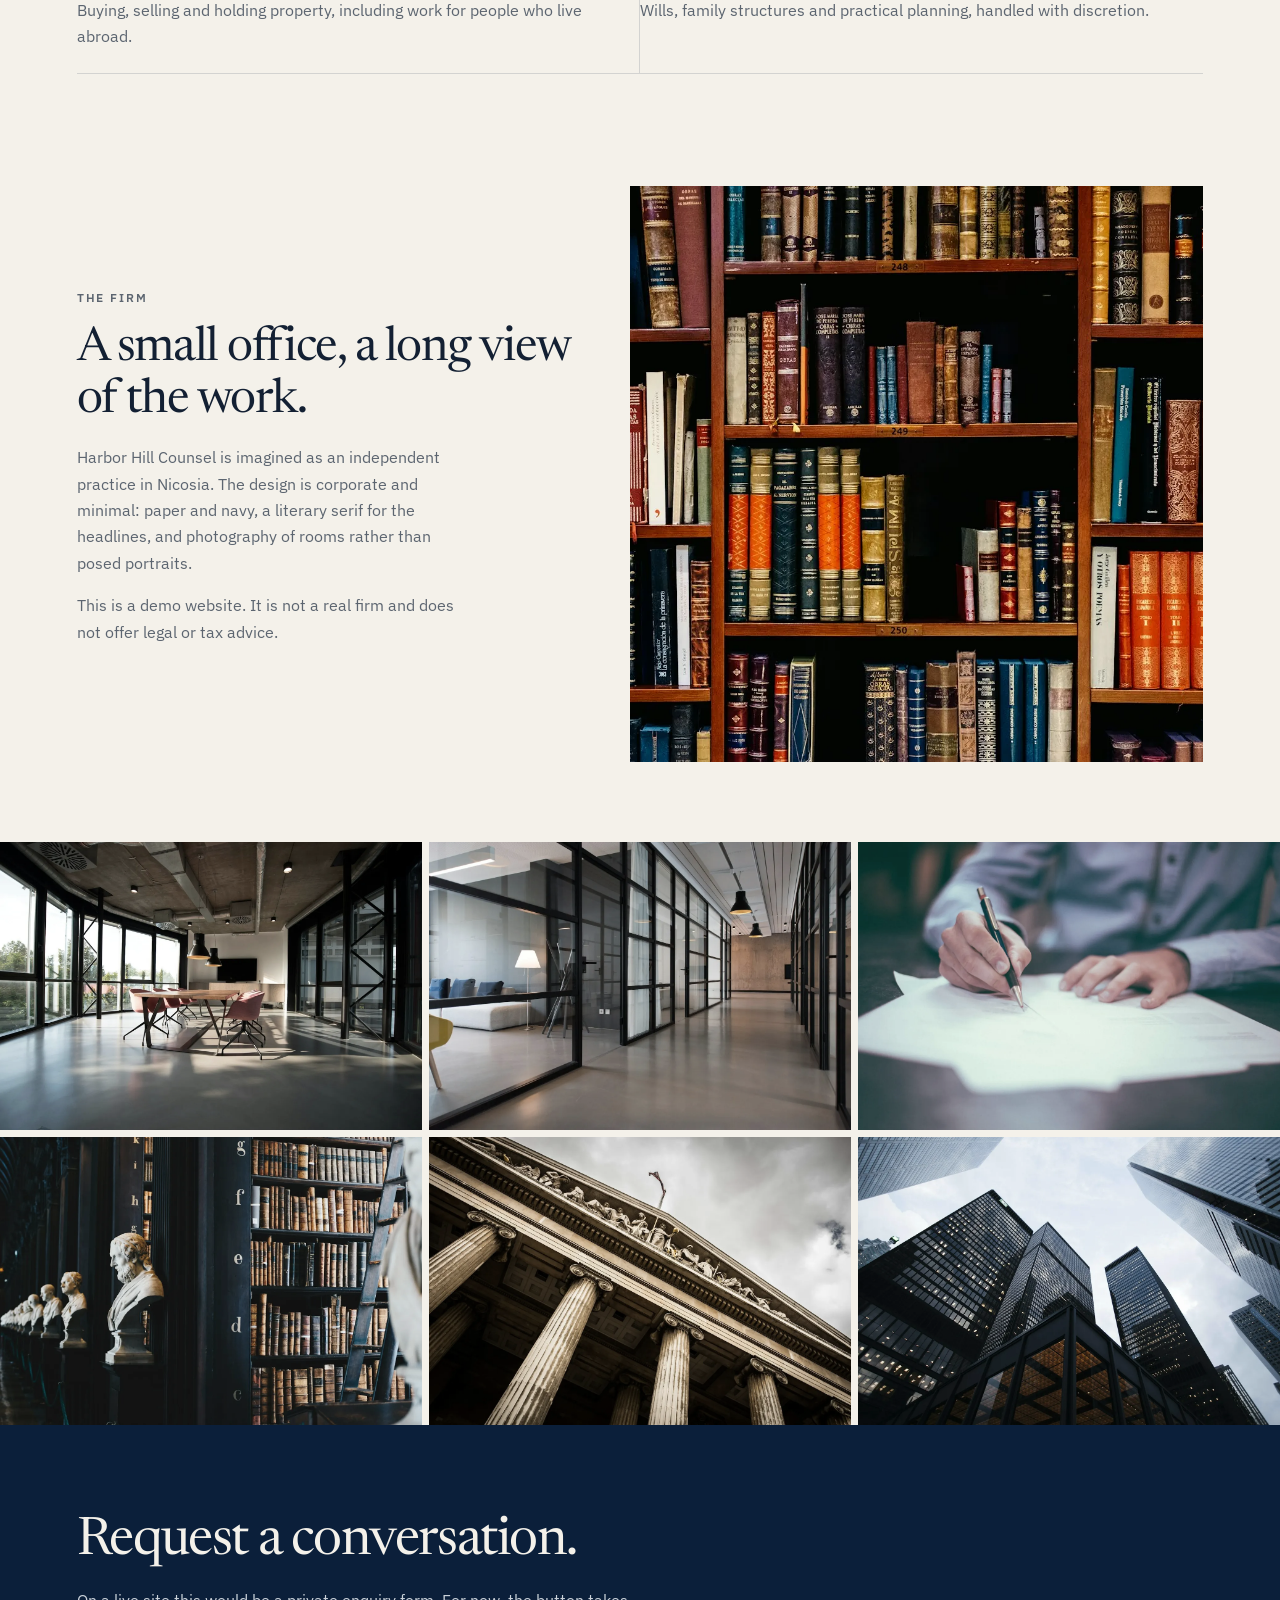
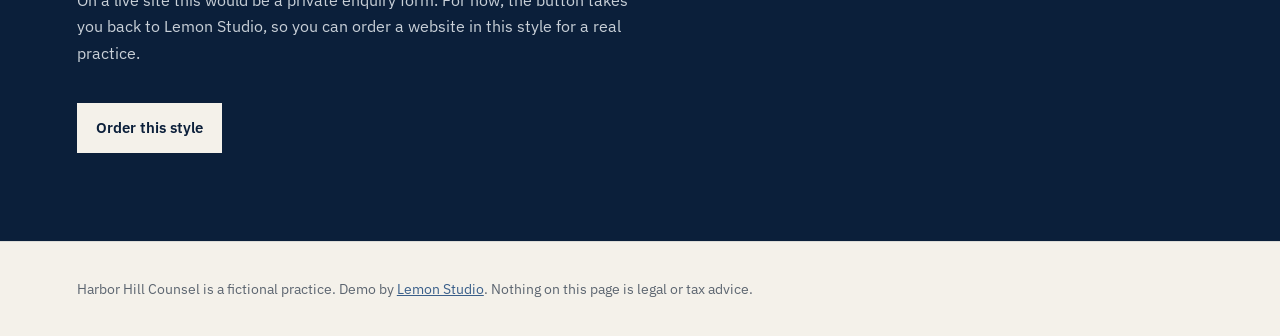
<file: demos/law/index.html>
<!doctype html>
<html lang="en">
<head>
  <meta charset="utf-8">
  <meta name="viewport" content="width=device-width, initial-scale=1">
  <title>Harbor Hill Counsel | Law and accounting in Nicosia, a Lemon Studio demo</title>
  <meta name="description" content="Demo law and accounting firm website by Lemon Studio. Harbor Hill Counsel is a fictional practice in Nicosia.">
  <meta name="robots" content="noindex, follow">
  <link rel="icon" href="../../assets/favicon.svg" type="image/svg+xml">
  <link rel="preconnect" href="https://fonts.googleapis.com">
  <link rel="preconnect" href="https://fonts.gstatic.com" crossorigin>
  <link href="https://fonts.googleapis.com/css2?family=Newsreader:ital,opsz,wght@0,6..72,400;0,6..72,600;1,6..72,400&family=IBM+Plex+Sans:wght@400;500;600&family=Inter:wght@600&display=swap" rel="stylesheet">
  <link rel="stylesheet" href="style.css">
</head>
<body>
  <a class="ls-banner" href="../../index.html#demos">Demo by Lemon Studio · Order this style</a>
  <header class="nav">
    <a class="logo" href="#">Harbor Hill Counsel</a>
    <nav>
      <a href="#work">Work</a>
      <a href="#firm">The firm</a>
      <a href="#contact">Contact</a>
    </nav>
  </header>
  <section class="hero">
    <p class="kicker">Nicosia</p>
    <h1>Counsel for families and companies in Cyprus.</h1>
    <p class="lead">A fictional law and accounting practice, designed as a calm, trustworthy single-page site. No invented case results, no fabricated awards.</p>
  </section>
  <section class="hero-photo">
    <img src="images/office.webp" alt="A quiet, modern office interior">
  </section>
  <section class="work" id="work">
    <p class="kicker">Practice areas</p>
    <h2>Clear work, written plainly.</h2>
    <div class="areas">
      <article>
        <h3>Corporate</h3>
        <p>Company formation, shareholder arrangements and day-to-day corporate advice for businesses operating in Cyprus.</p>
      </article>
      <article>
        <h3>Tax and accounts</h3>
        <p>Accounting, VAT and personal tax, explained in language a client can actually use.</p>
      </article>
      <article>
        <h3>Property</h3>
        <p>Buying, selling and holding property, including work for people who live abroad.</p>
      </article>
      <article>
        <h3>Private clients</h3>
        <p>Wills, family structures and practical planning, handled with discretion.</p>
      </article>
    </div>
  </section>
  <section class="firm" id="firm">
    <div>
      <p class="kicker">The firm</p>
      <h2>A small office, a long view of the work.</h2>
      <p>Harbor Hill Counsel is imagined as an independent practice in Nicosia. The design is corporate and minimal: paper and navy, a literary serif for the headlines, and photography of rooms rather than posed portraits.</p>
      <p>This is a demo website. It is not a real firm and does not offer legal or tax advice.</p>
    </div>
    <img src="images/library.webp" alt="A library wall of bound volumes">
  </section>
  <section class="gallery">
    <img src="images/lobby.webp" alt="A bright office lobby">
    <img src="images/meeting.webp" alt="A meeting room">
    <img src="images/desk.webp" alt="A working desk">
    <img src="images/books.webp" alt="Legal books on a table">
    <img src="images/columns.webp" alt="A classical colonnade">
    <img src="images/skyline.webp" alt="A city skyline at dusk">
  </section>
  <section class="contact" id="contact">
    <h2>Request a conversation.</h2>
    <p>On a live site this would be a private enquiry form. For now, the button takes you back to Lemon Studio, so you can order a website in this style for a real practice.</p>
    <a class="cta" href="../../index.html#contact">Order this style</a>
  </section>
  <footer>
    <p>Harbor Hill Counsel is a fictional practice. Demo by <a href="../../index.html">Lemon Studio</a>. Nothing on this page is legal or tax advice.</p>
  </footer>
</body>
</html>
</file>
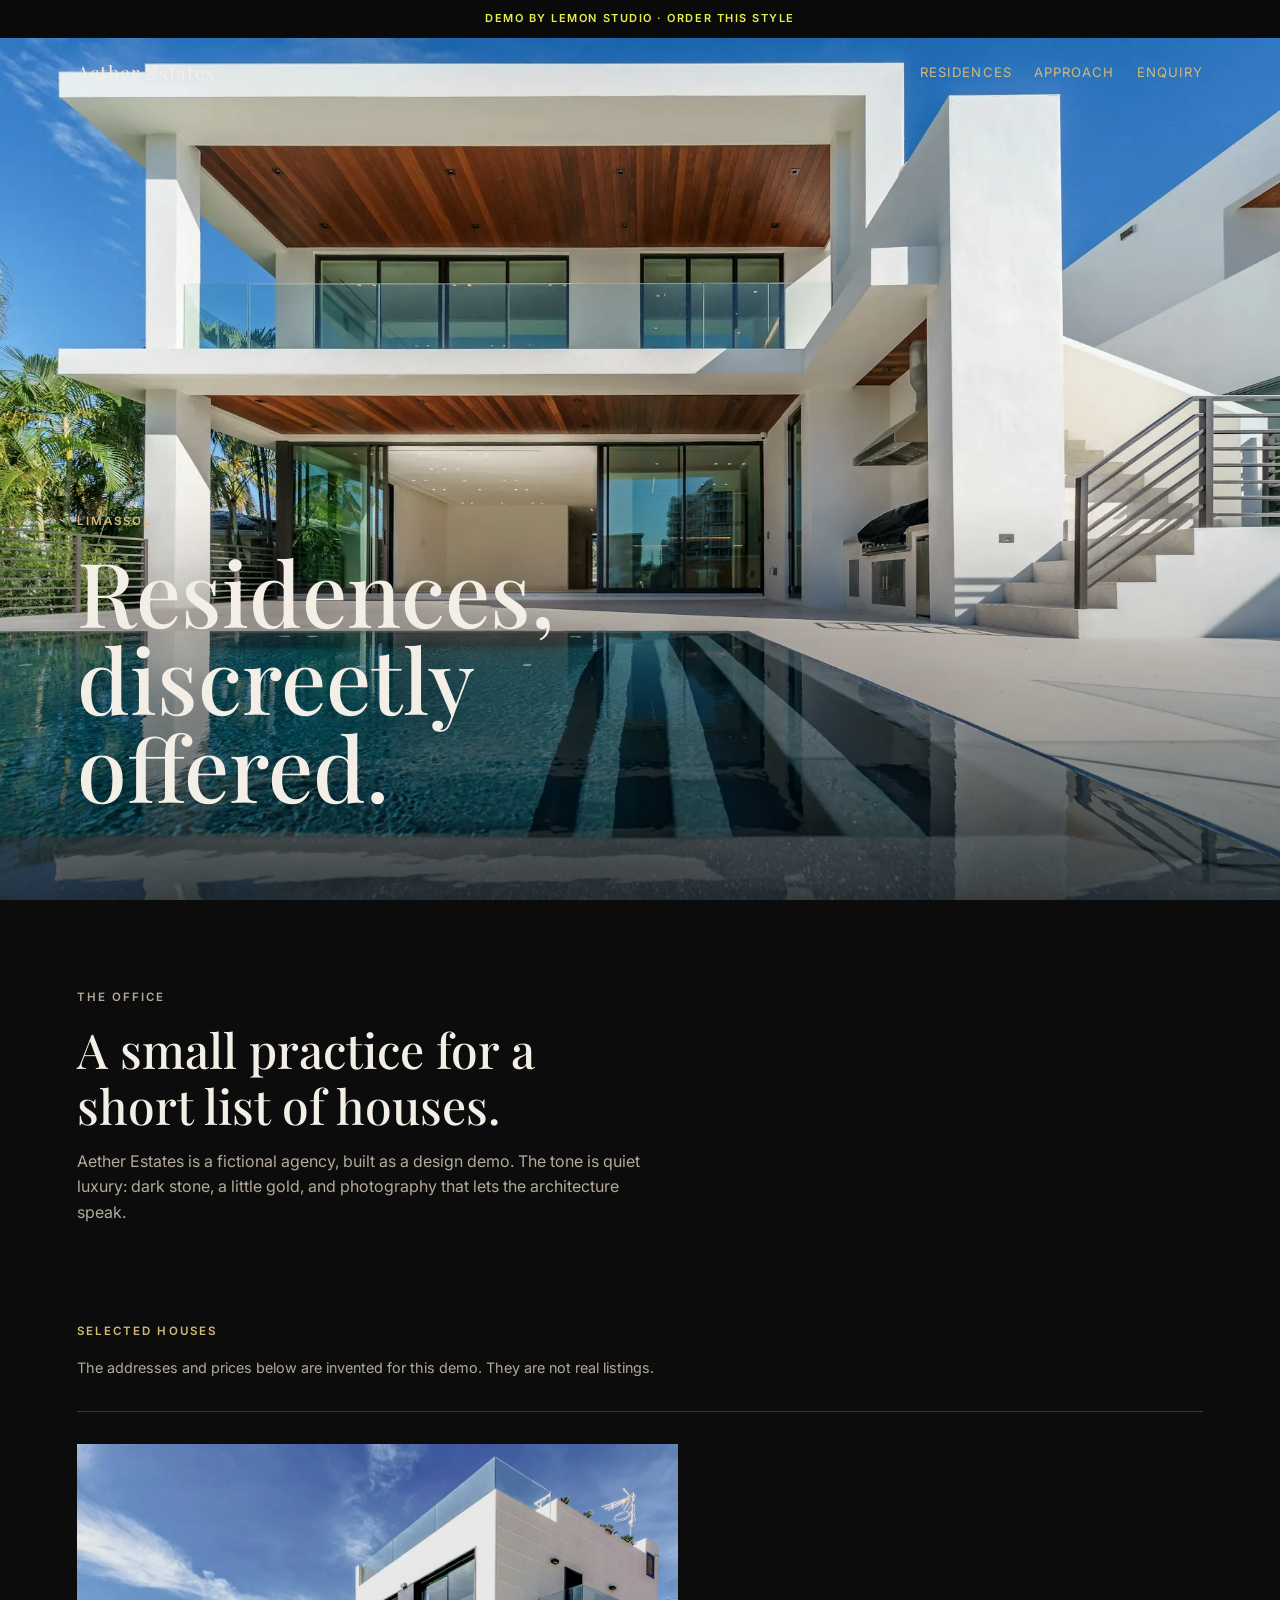
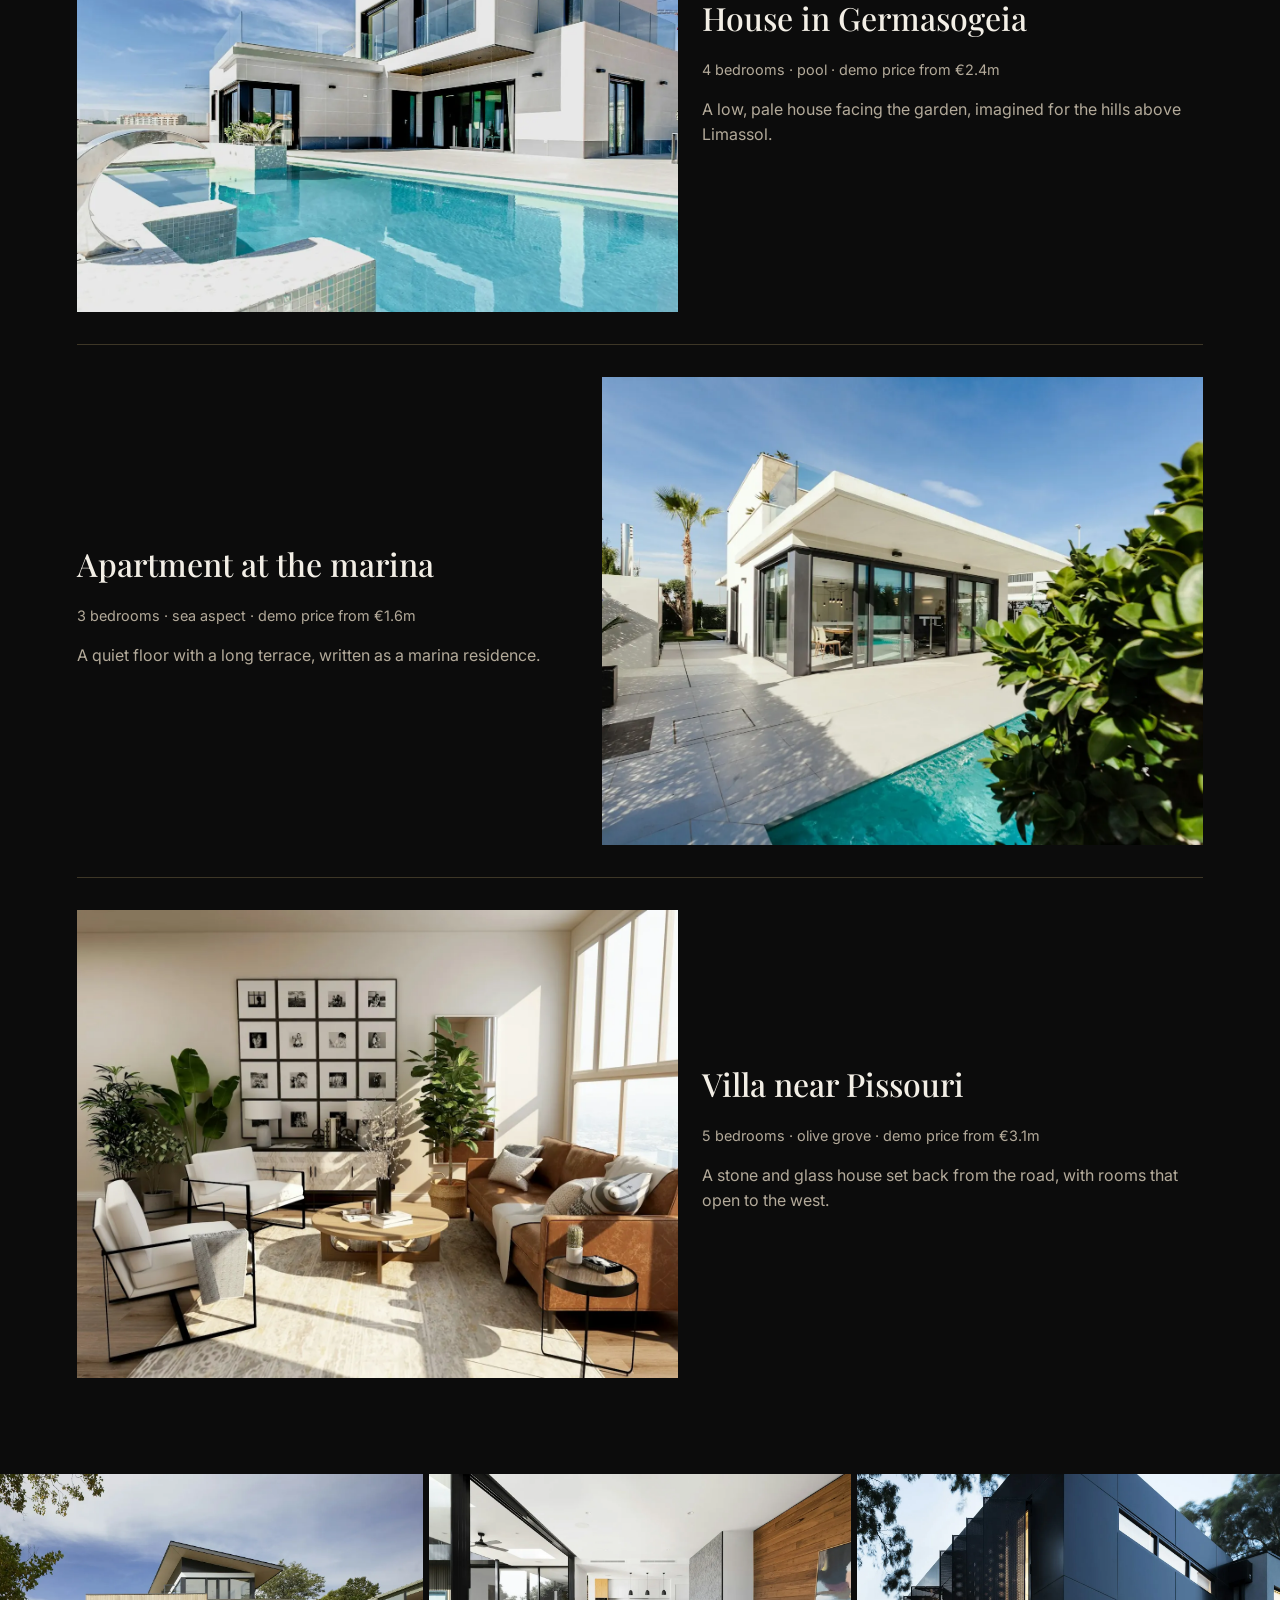
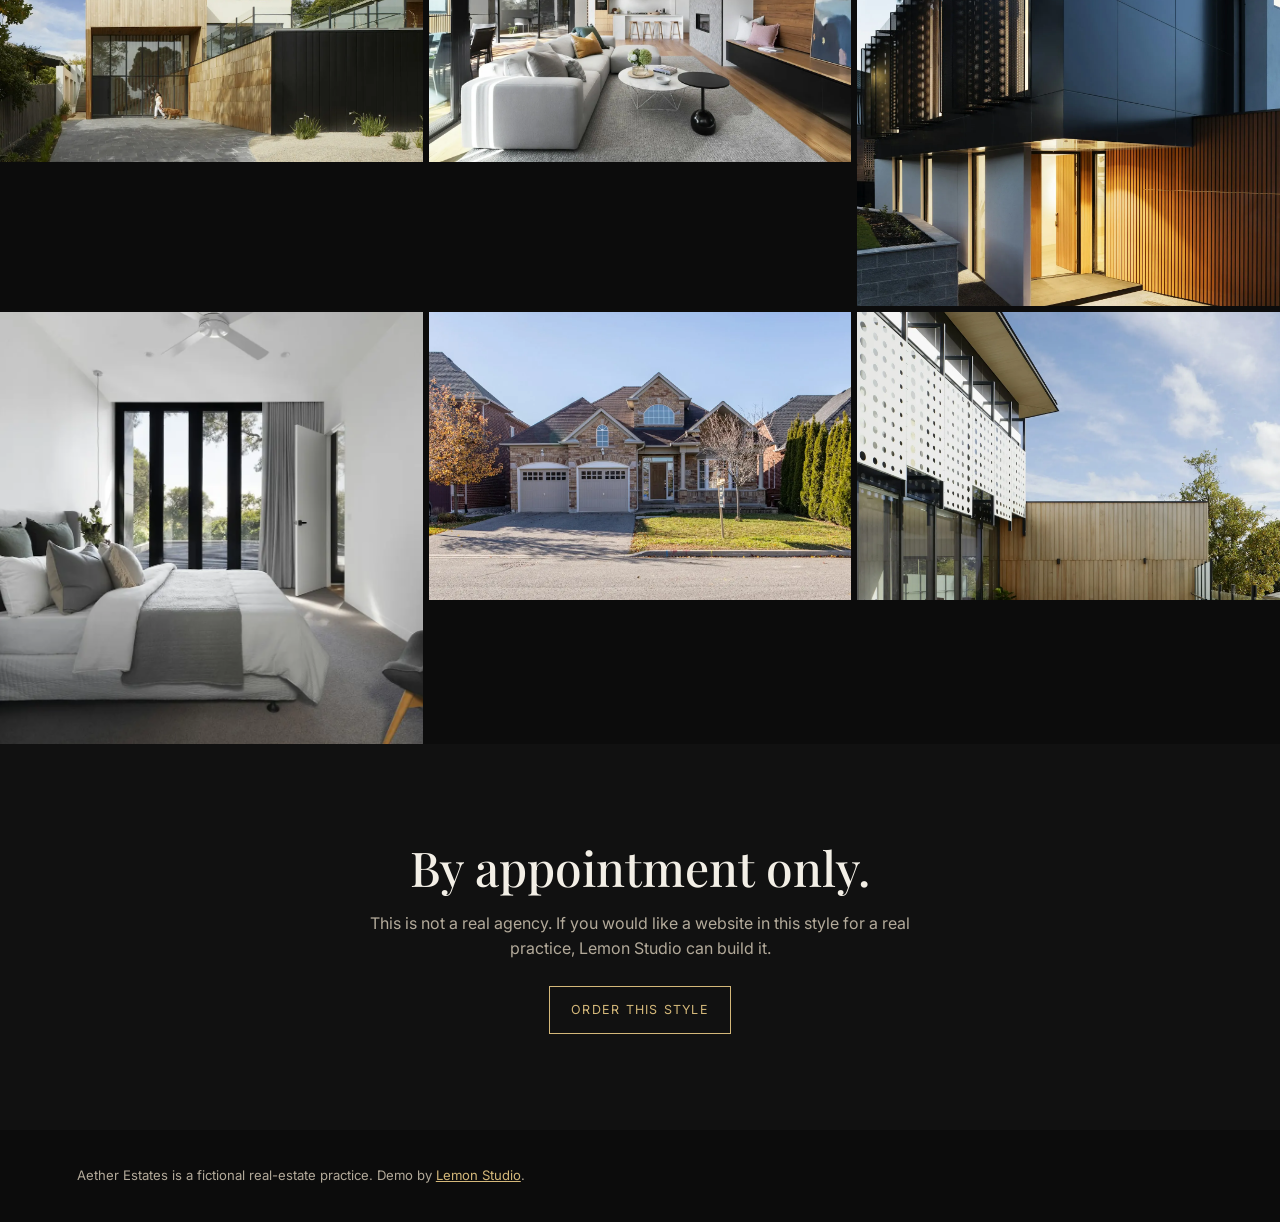
<file: demos/realtor/index.html>
<!doctype html>
<html lang="en">
<head>
  <meta charset="utf-8">
  <meta name="viewport" content="width=device-width, initial-scale=1">
  <title>Aether Estates | Private residences in Cyprus, a Lemon Studio demo</title>
  <meta name="description" content="Demo luxury real-estate website by Lemon Studio. Aether Estates is a fictional agency.">
  <meta name="robots" content="noindex, follow">
  <link rel="icon" href="../../assets/favicon.svg" type="image/svg+xml">
  <link rel="preconnect" href="https://fonts.googleapis.com">
  <link rel="preconnect" href="https://fonts.gstatic.com" crossorigin>
  <link href="https://fonts.googleapis.com/css2?family=Playfair+Display:ital,wght@0,500;0,700;1,500&family=Inter:wght@400;500;600&display=swap" rel="stylesheet">
  <link rel="stylesheet" href="style.css">
</head>
<body>
  <a class="ls-banner" href="../../index.html#demos">Demo by Lemon Studio · Order this style</a>
  <header class="nav">
    <a class="logo" href="#">Aether Estates</a>
    <nav>
      <a href="#residences">Residences</a>
      <a href="#approach">Approach</a>
      <a href="#contact">Enquiry</a>
    </nav>
  </header>
  <section class="hero">
    <img src="images/villa.webp" alt="A contemporary villa with a long pool">
    <div class="hero-copy">
      <p class="kicker">Limassol</p>
      <h1>Residences, discreetly offered.</h1>
    </div>
  </section>
  <section class="approach" id="approach">
    <p class="kicker">The office</p>
    <h2>A small practice for a short list of houses.</h2>
    <p>Aether Estates is a fictional agency, built as a design demo. The tone is quiet luxury: dark stone, a little gold, and photography that lets the architecture speak.</p>
  </section>
  <section class="residences" id="residences">
    <p class="kicker">Selected houses</p>
    <p class="note">The addresses and prices below are invented for this demo. They are not real listings.</p>
    <article class="listing">
      <img src="images/facade.webp" alt="A pale stone house facade">
      <div>
        <h3>House in Germasogeia</h3>
        <p class="meta">4 bedrooms · pool · demo price from €2.4m</p>
        <p>A low, pale house facing the garden, imagined for the hills above Limassol.</p>
      </div>
    </article>
    <article class="listing reverse">
      <img src="images/home.webp" alt="Luxury living space opening to a terrace">
      <div>
        <h3>Apartment at the marina</h3>
        <p class="meta">3 bedrooms · sea aspect · demo price from €1.6m</p>
        <p>A quiet floor with a long terrace, written as a marina residence.</p>
      </div>
    </article>
    <article class="listing">
      <img src="images/living.webp" alt="A formal living room">
      <div>
        <h3>Villa near Pissouri</h3>
        <p class="meta">5 bedrooms · olive grove · demo price from €3.1m</p>
        <p>A stone and glass house set back from the road, with rooms that open to the west.</p>
      </div>
    </article>
  </section>
  <section class="mosaic">
    <img src="images/kitchen.webp" alt="A contemporary kitchen">
    <img src="images/interior.webp" alt="Interior architecture">
    <img src="images/modern.webp" alt="A modern house elevation">
    <img src="images/courtyard.webp" alt="A courtyard">
    <img src="images/whitehouse.webp" alt="A white residential house">
    <img src="images/architecture.webp" alt="Architectural detail">
  </section>
  <section class="contact" id="contact">
    <h2>By appointment only.</h2>
    <p>This is not a real agency. If you would like a website in this style for a real practice, Lemon Studio can build it.</p>
    <a class="cta" href="../../index.html#contact">Order this style</a>
  </section>
  <footer>
    <p>Aether Estates is a fictional real-estate practice. Demo by <a href="../../index.html">Lemon Studio</a>.</p>
  </footer>
</body>
</html>
</file>
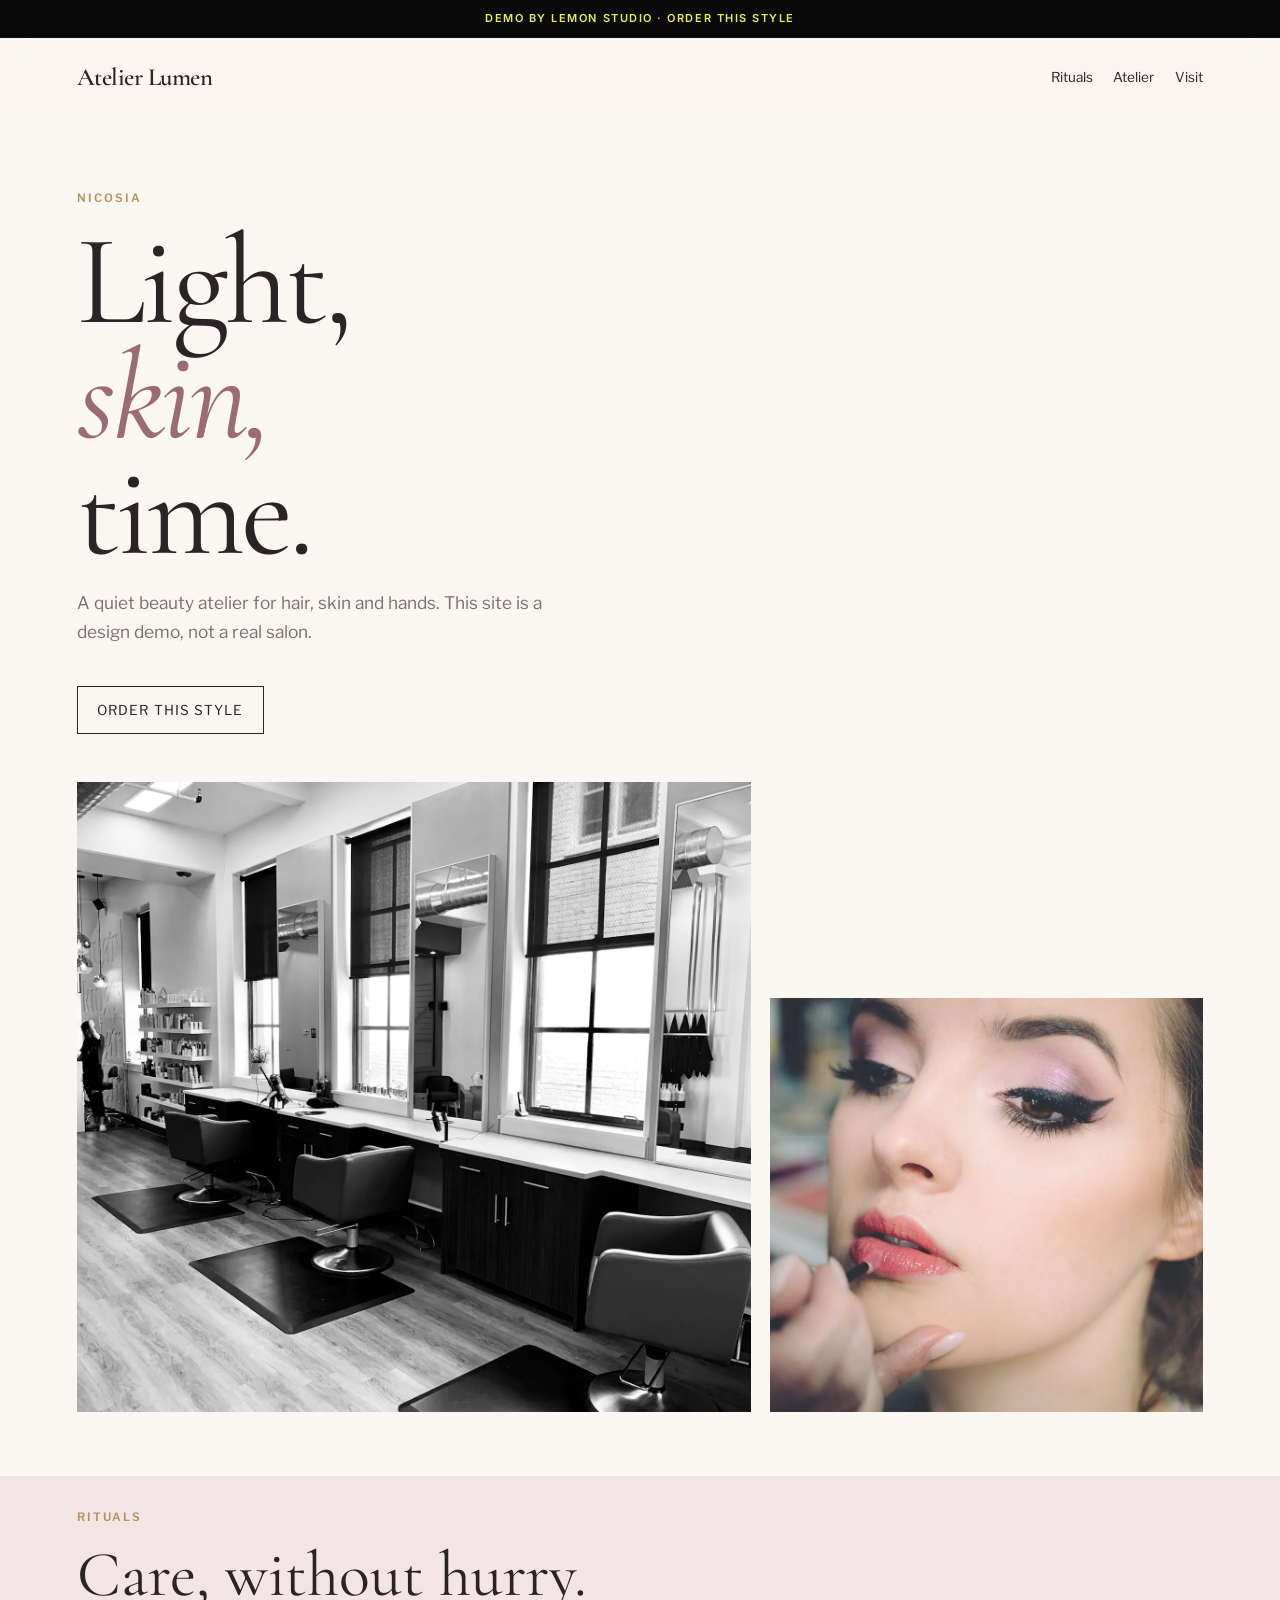
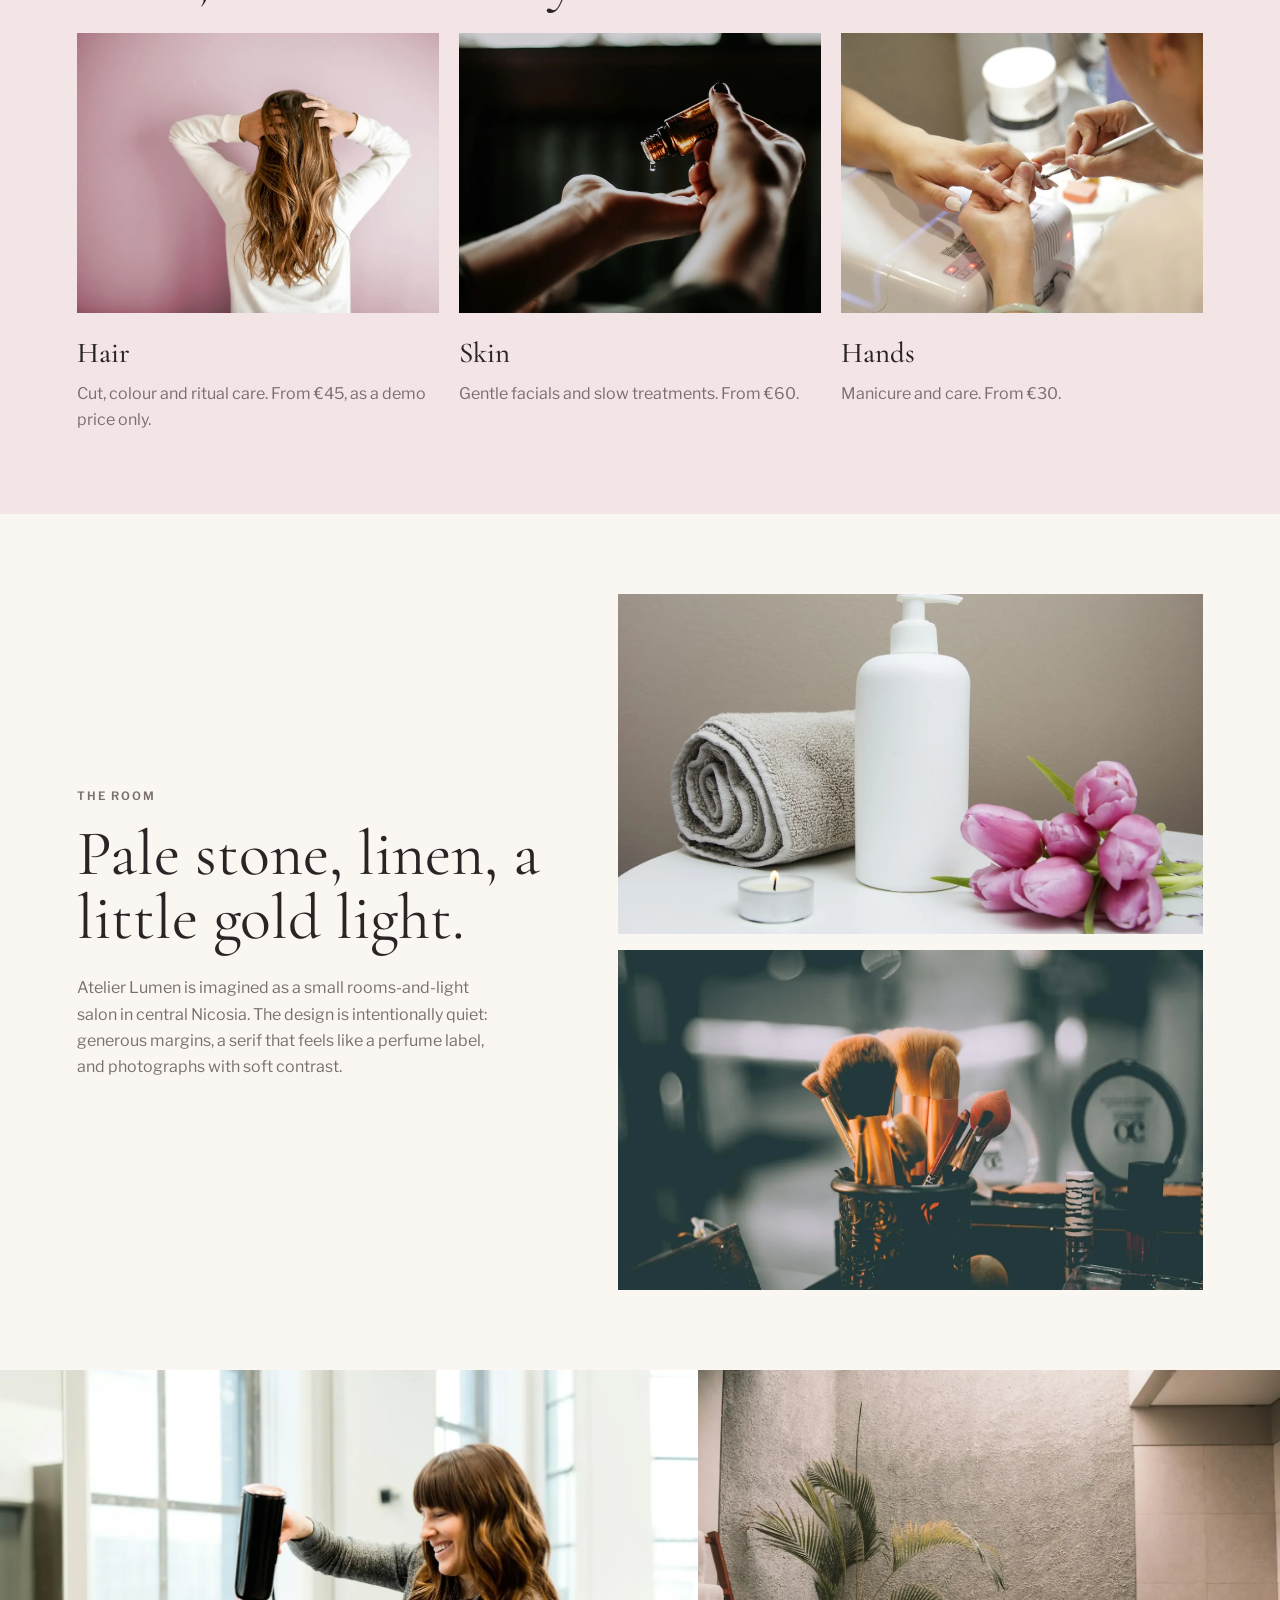
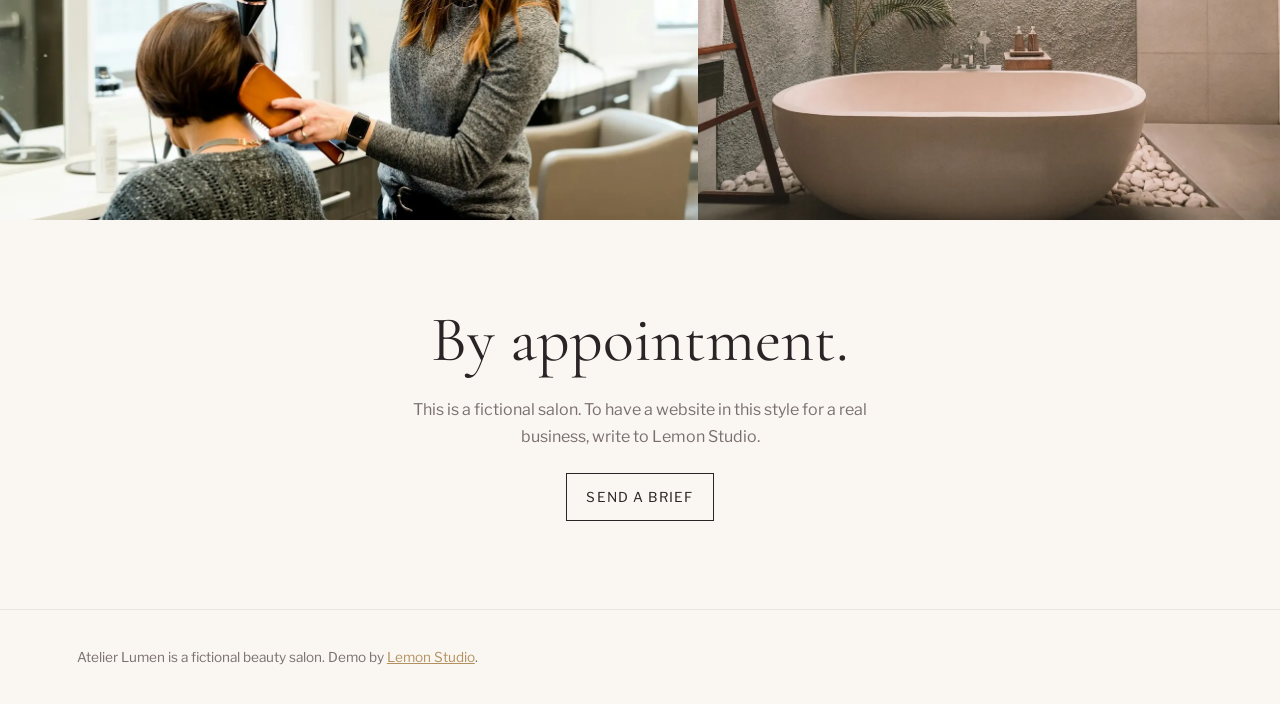
<file: demos/salon/index.html>
<!doctype html>
<html lang="en">
<head>
  <meta charset="utf-8">
  <meta name="viewport" content="width=device-width, initial-scale=1">
  <title>Atelier Lumen | Beauty salon in Nicosia, a Lemon Studio demo</title>
  <meta name="description" content="Demo beauty salon website by Lemon Studio. Atelier Lumen is a fictional salon in Nicosia.">
  <meta name="robots" content="noindex, follow">
  <link rel="icon" href="../../assets/favicon.svg" type="image/svg+xml">
  <link rel="preconnect" href="https://fonts.googleapis.com">
  <link rel="preconnect" href="https://fonts.gstatic.com" crossorigin>
  <link href="https://fonts.googleapis.com/css2?family=Cormorant+Garamond:ital,wght@0,400;0,600;1,400;1,600&family=Libre+Franklin:wght@400;500;600&family=Inter:wght@600&display=swap" rel="stylesheet">
  <link rel="stylesheet" href="style.css">
</head>
<body>
  <a class="ls-banner" href="../../index.html#demos">Demo by Lemon Studio · Order this style</a>
  <header class="nav">
    <a class="logo" href="#">Atelier Lumen</a>
    <nav>
      <a href="#rituals">Rituals</a>
      <a href="#atelier">Atelier</a>
      <a href="#visit">Visit</a>
    </nav>
  </header>
  <section class="hero">
    <p class="kicker">Nicosia</p>
    <h1>Light,<br><em>skin,</em><br>time.</h1>
    <p class="lead">A quiet beauty atelier for hair, skin and hands. This site is a design demo, not a real salon.</p>
    <a class="cta" href="../../index.html#contact">Order this style</a>
  </section>
  <section class="feature">
    <img src="images/interior.webp" alt="A pale, calm salon interior">
    <img class="inset" src="images/makeup.webp" alt="Soft makeup close-up">
  </section>
  <section class="rituals" id="rituals">
    <p class="kicker">Rituals</p>
    <h2>Care, without hurry.</h2>
    <div class="list">
      <article>
        <img src="images/hair.webp" alt="Hair styling">
        <h3>Hair</h3>
        <p>Cut, colour and ritual care. From €45, as a demo price only.</p>
      </article>
      <article>
        <img src="images/facial.webp" alt="A calm treatment setting">
        <h3>Skin</h3>
        <p>Gentle facials and slow treatments. From €60.</p>
      </article>
      <article>
        <img src="images/manicure.webp" alt="Manicure details">
        <h3>Hands</h3>
        <p>Manicure and care. From €30.</p>
      </article>
    </div>
  </section>
  <section class="atelier" id="atelier">
    <div>
      <p class="kicker">The room</p>
      <h2>Pale stone, linen, a little gold light.</h2>
      <p>Atelier Lumen is imagined as a small rooms-and-light salon in central Nicosia. The design is intentionally quiet: generous margins, a serif that feels like a perfume label, and photographs with soft contrast.</p>
    </div>
    <div class="pair">
      <img src="images/spa.webp" alt="Spa-like treatment bed">
      <img src="images/products.webp" alt="Skincare products on a tray">
    </div>
  </section>
  <section class="strip">
    <img src="images/hairwash.webp" alt="Hair being washed at the basin">
    <img src="images/bath.webp" alt="A quiet bathing space">
  </section>
  <section class="visit" id="visit">
    <h2>By appointment.</h2>
    <p>This is a fictional salon. To have a website in this style for a real business, write to Lemon Studio.</p>
    <a class="cta" href="../../index.html#contact">Send a brief</a>
  </section>
  <footer>
    <p>Atelier Lumen is a fictional beauty salon. Demo by <a href="../../index.html">Lemon Studio</a>.</p>
  </footer>
</body>
</html>
</file>
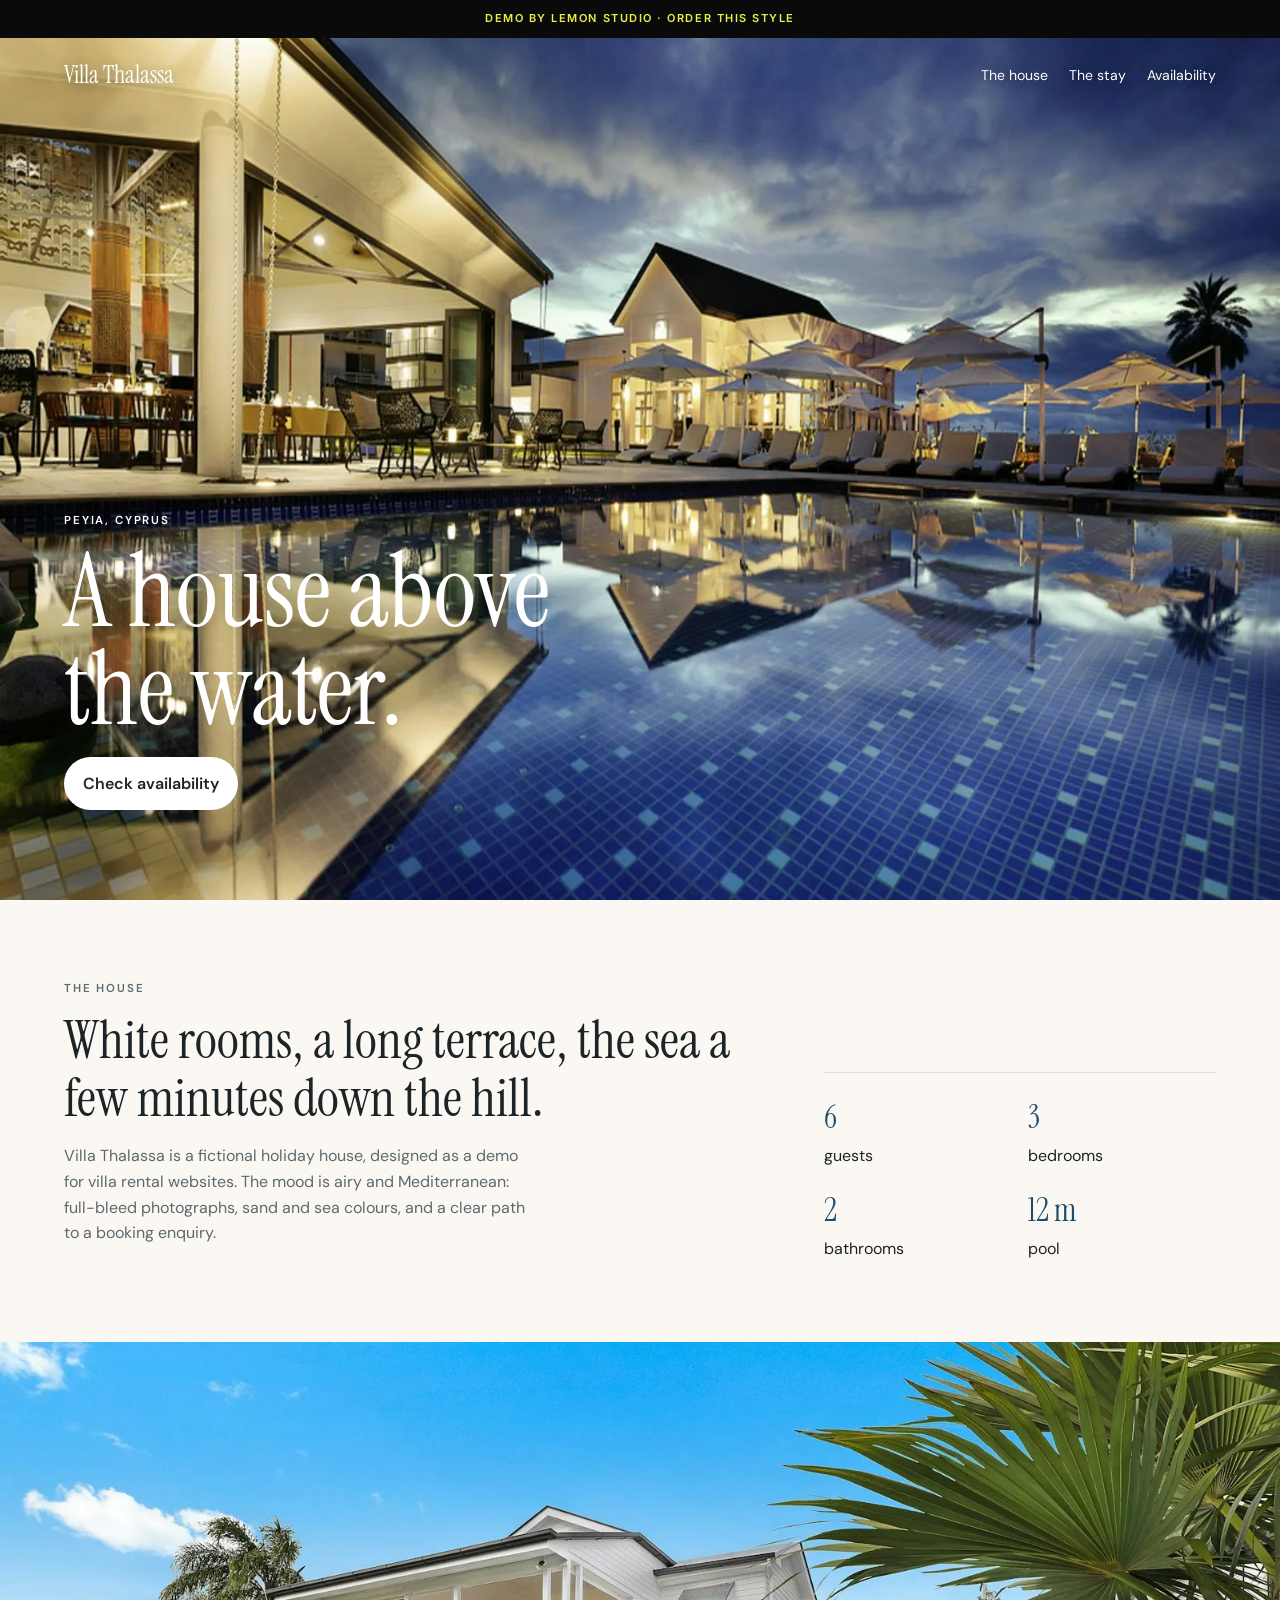
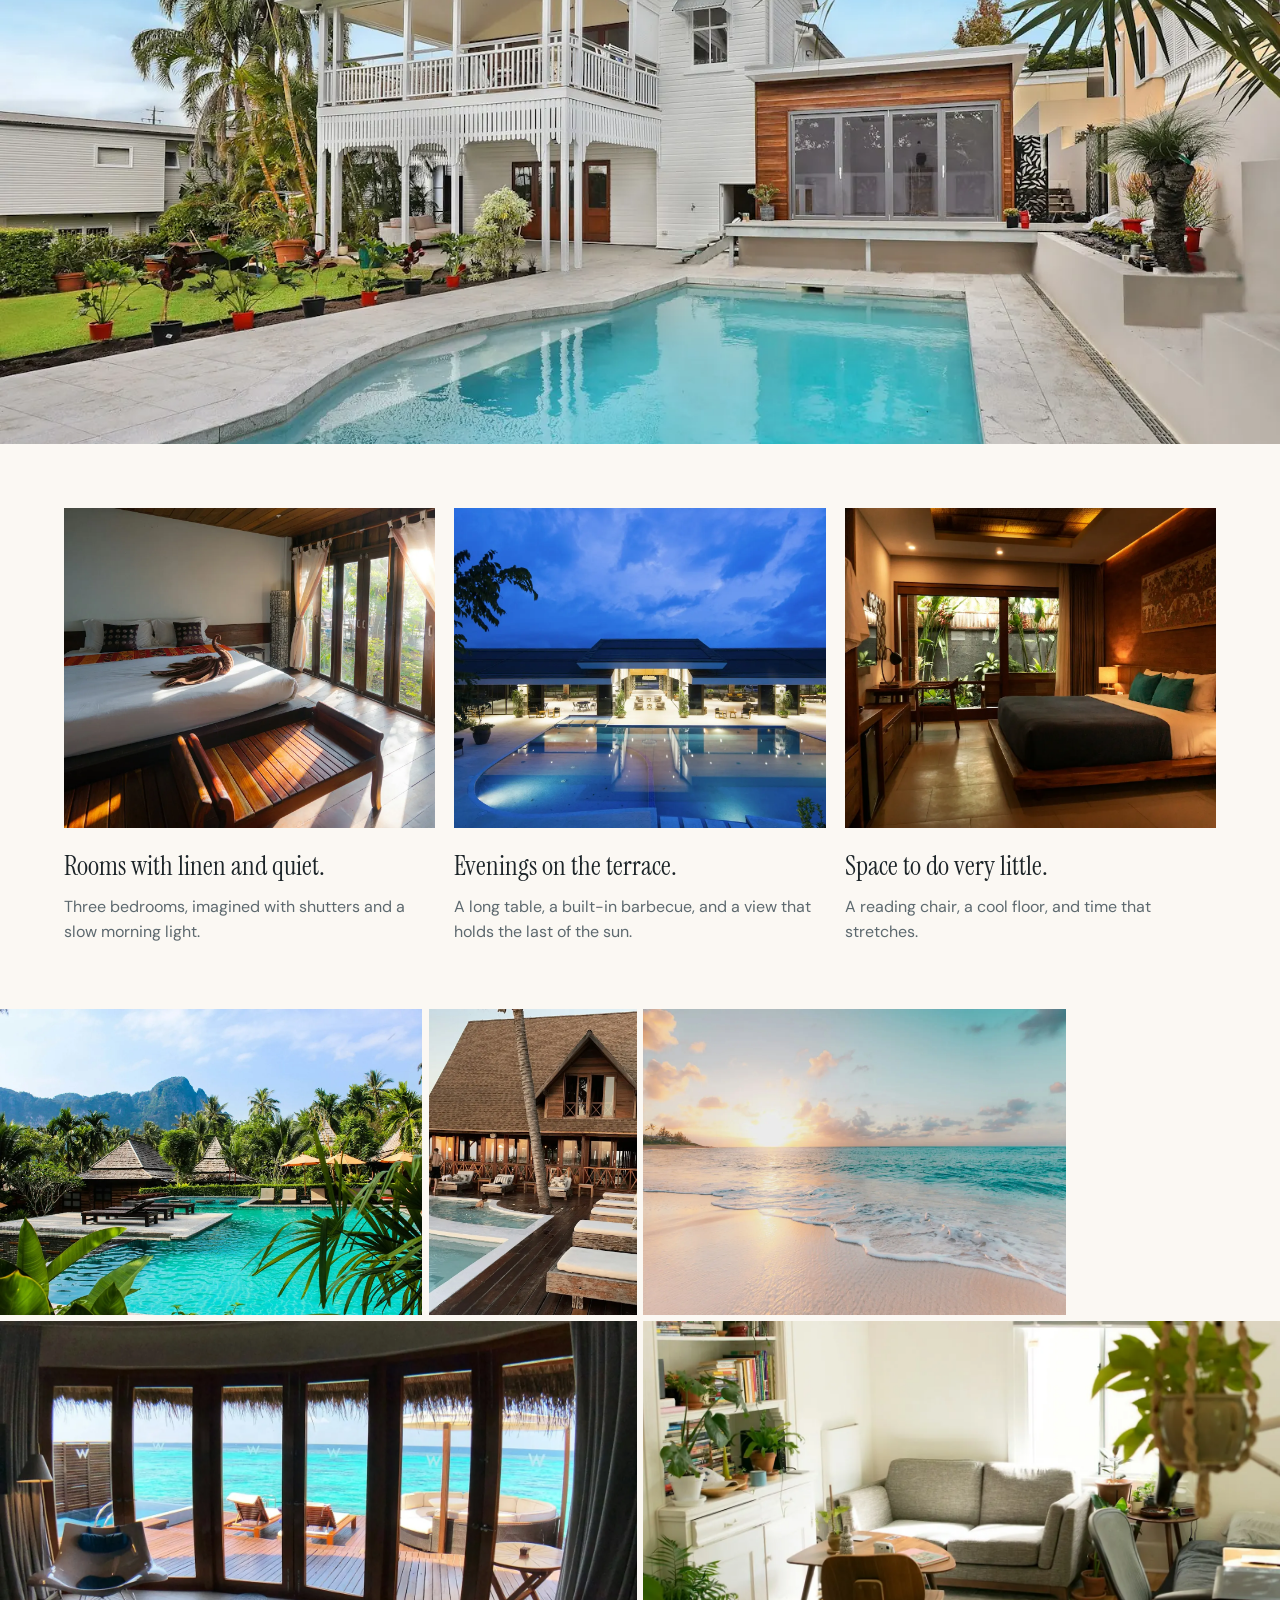
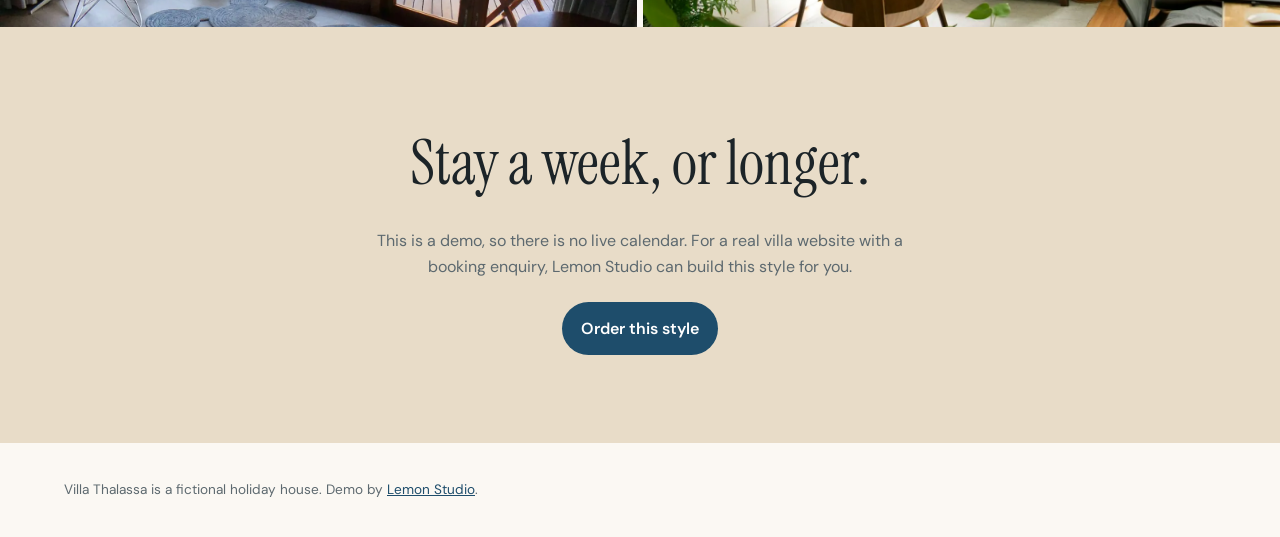
<file: demos/villa/index.html>
<!doctype html>
<html lang="en">
<head>
  <meta charset="utf-8">
  <meta name="viewport" content="width=device-width, initial-scale=1">
  <title>Villa Thalassa | A holiday house in Peyia, a Lemon Studio demo</title>
  <meta name="description" content="Demo holiday villa website by Lemon Studio. Villa Thalassa is a fictional house in Peyia, Cyprus.">
  <meta name="robots" content="noindex, follow">
  <link rel="icon" href="../../assets/favicon.svg" type="image/svg+xml">
  <link rel="preconnect" href="https://fonts.googleapis.com">
  <link rel="preconnect" href="https://fonts.gstatic.com" crossorigin>
  <link href="https://fonts.googleapis.com/css2?family=Instrument+Serif:ital@0;1&family=DM+Sans:wght@400;500;600&family=Inter:wght@600&display=swap" rel="stylesheet">
  <link rel="stylesheet" href="style.css">
</head>
<body>
  <a class="ls-banner" href="../../index.html#demos">Demo by Lemon Studio · Order this style</a>
  <header class="nav">
    <a class="logo" href="#">Villa Thalassa</a>
    <nav>
      <a href="#house">The house</a>
      <a href="#stay">The stay</a>
      <a href="#book">Availability</a>
    </nav>
  </header>
  <section class="hero">
    <img src="images/pool.webp" alt="A bright pool with a Mediterranean house beyond">
    <div class="hero-copy">
      <p class="kicker">Peyia, Cyprus</p>
      <h1>A house above the water.</h1>
      <a class="cta" href="#book">Check availability</a>
    </div>
  </section>
  <section class="house" id="house">
    <div>
      <p class="kicker">The house</p>
      <h2>White rooms, a long terrace, the sea a few minutes down the hill.</h2>
      <p>Villa Thalassa is a fictional holiday house, designed as a demo for villa rental websites. The mood is airy and Mediterranean: full-bleed photographs, sand and sea colours, and a clear path to a booking enquiry.</p>
    </div>
    <ul class="facts">
      <li><strong>6</strong> guests</li>
      <li><strong>3</strong> bedrooms</li>
      <li><strong>2</strong> bathrooms</li>
      <li><strong>12 m</strong> pool</li>
    </ul>
  </section>
  <section class="bleed">
    <img src="images/beachhouse.webp" alt="A white house near the water">
  </section>
  <section class="stay" id="stay">
    <article>
      <img src="images/bedroom.webp" alt="A pale bedroom with linen">
      <h3>Rooms with linen and quiet.</h3>
      <p>Three bedrooms, imagined with shutters and a slow morning light.</p>
    </article>
    <article>
      <img src="images/terrace.webp" alt="A hotel terrace at dusk">
      <h3>Evenings on the terrace.</h3>
      <p>A long table, a built-in barbecue, and a view that holds the last of the sun.</p>
    </article>
    <article>
      <img src="images/room.webp" alt="A bright, airy guest room">
      <h3>Space to do very little.</h3>
      <p>A reading chair, a cool floor, and time that stretches.</p>
    </article>
  </section>
  <section class="gallery">
    <img src="images/resort.webp" alt="Resort gardens and a pool">
    <img src="images/hotel.webp" alt="A generous outdoor living space">
    <img src="images/beach.webp" alt="A sandy beach and turquoise water">
    <img src="images/poolnight.webp" alt="A pool after dusk">
    <img src="images/apt.webp" alt="A bright living area">
  </section>
  <section class="book" id="book">
    <h2>Stay a week, or longer.</h2>
    <p>This is a demo, so there is no live calendar. For a real villa website with a booking enquiry, Lemon Studio can build this style for you.</p>
    <a class="cta dark" href="../../index.html#contact">Order this style</a>
  </section>
  <footer>
    <p>Villa Thalassa is a fictional holiday house. Demo by <a href="../../index.html">Lemon Studio</a>.</p>
  </footer>
</body>
</html>
</file>
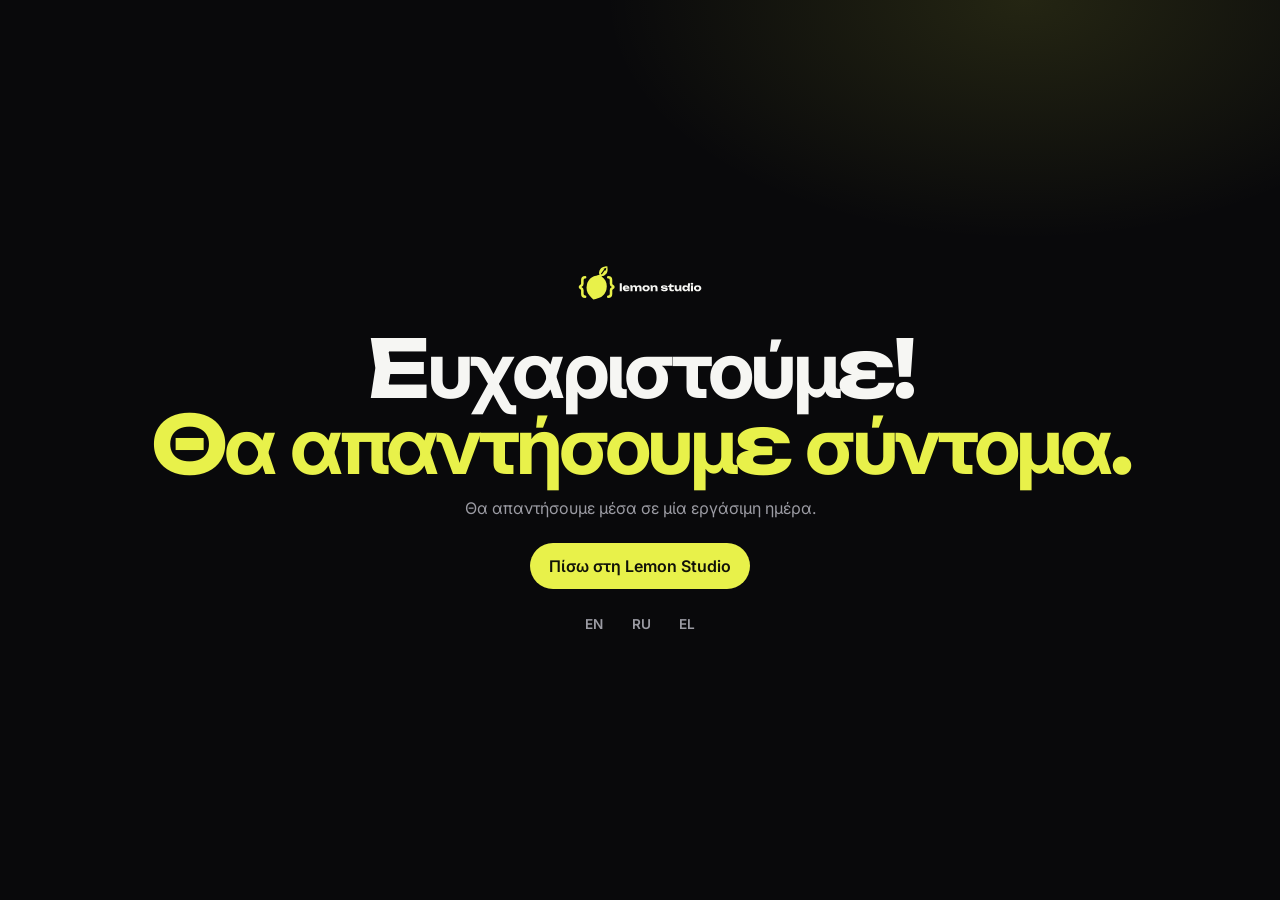
<file: el/thanks/index.html>
<!doctype html>
<html lang="el">
<head>
  <meta charset="utf-8">
  <meta name="viewport" content="width=device-width, initial-scale=1">
  <title>Ευχαριστούμε | Lemon Studio</title>
  <meta name="robots" content="noindex">
  <link rel="icon" href="/favicon.svg" type="image/svg+xml">
  <link rel="icon" href="/favicon-32.png" type="image/png" sizes="32x32">
  <link rel="icon" href="/favicon-16.png" type="image/png" sizes="16x16">
  <link rel="icon" href="/favicon.ico" sizes="any">
  <link rel="apple-touch-icon" href="/apple-touch-icon.png">
  <meta name="theme-color" content="#09090b">
  <style>
    :root { --lemon:#e8f14a; --bg:#09090b; --text:#f6f6f3; --muted:#9b9ba3; }
    * { box-sizing: border-box; }
    body {
      margin: 0; min-height: 100vh; display: grid; place-items: center;
      background: var(--bg); color: var(--text);
      font-family: Inter, system-ui, sans-serif;
      background-image: radial-gradient(700px 400px at 80% 0, rgba(232,241,74,.12), transparent 60%);
      padding: 2rem;
      text-align: center;
    }
    img.brand-logo { width: auto; height: 40px; max-width: min(280px, 78vw); border-radius: 0; margin: 0 auto 1.4rem; }
    h1 { font-family: Unbounded, Inter, sans-serif; font-size: clamp(2.4rem, 8vw, 5rem); letter-spacing: -0.05em; line-height: .95; margin: 0 0 1rem; }
    h1 span { color: var(--lemon); }
    p { color: var(--muted); max-width: 28rem; margin: 0 auto 1.6rem; }
    a { color: #111208; background: var(--lemon); text-decoration: none; font-weight: 600; padding: .8rem 1.2rem; border-radius: 999px; display: inline-block; }
    .langs { margin-top: 1.4rem; display: flex; gap: .8rem; justify-content: center; }
    .langs a { background: transparent; color: var(--muted); padding: .3rem .5rem; font-size: .85rem; }
    .langs a:hover { color: var(--lemon); }
  </style>
  <link rel="preconnect" href="https://fonts.googleapis.com">
  <link href="https://fonts.googleapis.com/css2?family=Inter:wght@400;600&family=Unbounded:wght@800&display=swap" rel="stylesheet">
</head>
<body>
  <div>
    <img class="brand-logo" src="/assets/brand/logo-horizontal-dark.svg" width="130" height="40" alt="Lemon Studio">
    <h1>Ευχαριστούμε!<br><span>Θα απαντήσουμε σύντομα.</span></h1>
    <p>Θα απαντήσουμε μέσα σε μία εργάσιμη ημέρα.</p>
    <a href="/el/">Πίσω στη Lemon Studio</a>
    <div class="langs">
      <a href="/">EN</a>
      <a href="/ru/">RU</a>
      <a href="/el/">EL</a>
    </div>
  </div>
</body>
</html>
</file>
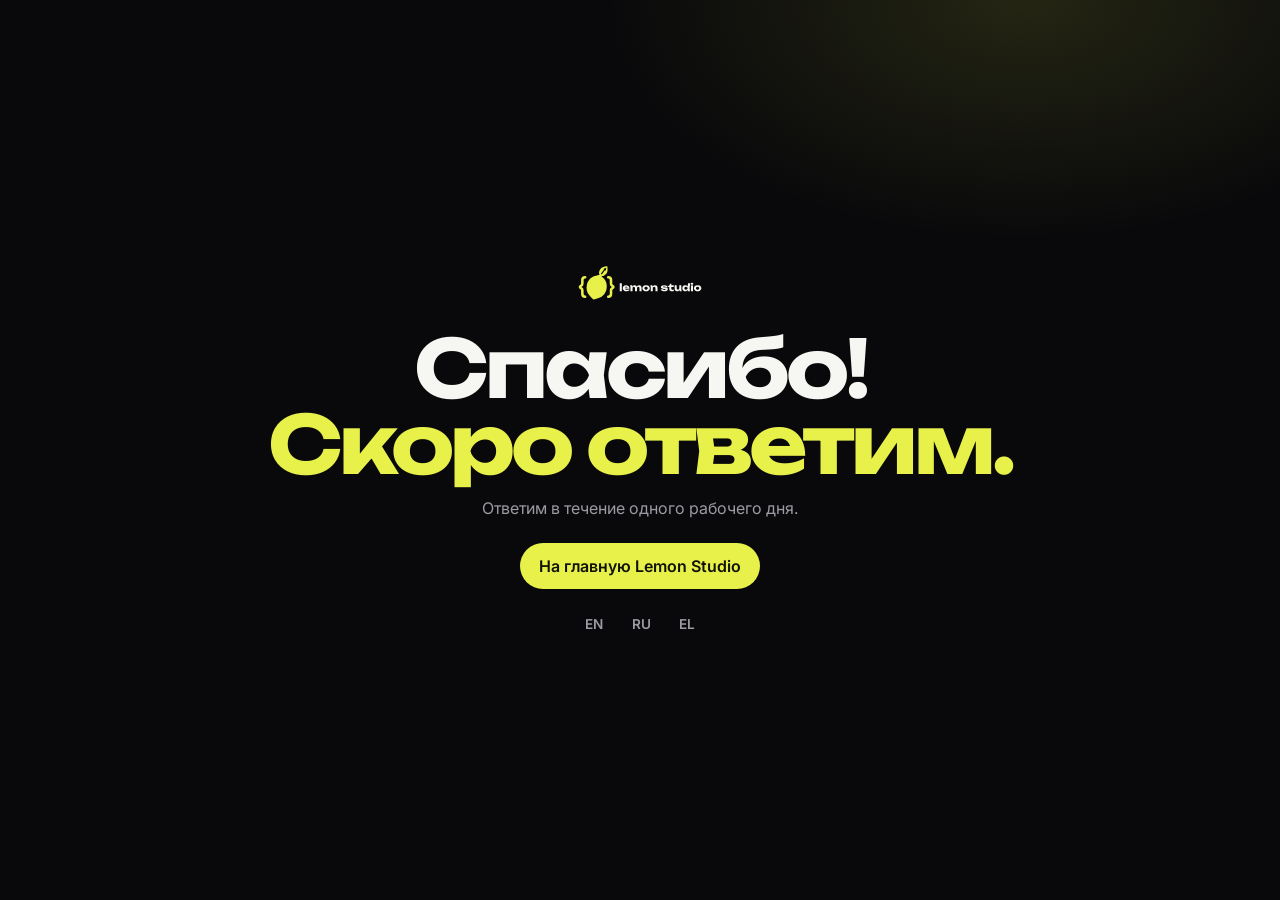
<file: ru/thanks/index.html>
<!doctype html>
<html lang="ru">
<head>
  <meta charset="utf-8">
  <meta name="viewport" content="width=device-width, initial-scale=1">
  <title>Спасибо | Lemon Studio</title>
  <meta name="robots" content="noindex">
  <link rel="icon" href="/favicon.svg" type="image/svg+xml">
  <link rel="icon" href="/favicon-32.png" type="image/png" sizes="32x32">
  <link rel="icon" href="/favicon-16.png" type="image/png" sizes="16x16">
  <link rel="icon" href="/favicon.ico" sizes="any">
  <link rel="apple-touch-icon" href="/apple-touch-icon.png">
  <meta name="theme-color" content="#09090b">
  <style>
    :root { --lemon:#e8f14a; --bg:#09090b; --text:#f6f6f3; --muted:#9b9ba3; }
    * { box-sizing: border-box; }
    body {
      margin: 0; min-height: 100vh; display: grid; place-items: center;
      background: var(--bg); color: var(--text);
      font-family: Inter, system-ui, sans-serif;
      background-image: radial-gradient(700px 400px at 80% 0, rgba(232,241,74,.12), transparent 60%);
      padding: 2rem;
      text-align: center;
    }
    img.brand-logo { width: auto; height: 40px; max-width: min(280px, 78vw); border-radius: 0; margin: 0 auto 1.4rem; }
    h1 { font-family: Unbounded, Inter, sans-serif; font-size: clamp(2.4rem, 8vw, 5rem); letter-spacing: -0.05em; line-height: .95; margin: 0 0 1rem; }
    h1 span { color: var(--lemon); }
    p { color: var(--muted); max-width: 28rem; margin: 0 auto 1.6rem; }
    a { color: #111208; background: var(--lemon); text-decoration: none; font-weight: 600; padding: .8rem 1.2rem; border-radius: 999px; display: inline-block; }
    .langs { margin-top: 1.4rem; display: flex; gap: .8rem; justify-content: center; }
    .langs a { background: transparent; color: var(--muted); padding: .3rem .5rem; font-size: .85rem; }
    .langs a:hover { color: var(--lemon); }
  </style>
  <link rel="preconnect" href="https://fonts.googleapis.com">
  <link href="https://fonts.googleapis.com/css2?family=Inter:wght@400;600&family=Unbounded:wght@800&display=swap" rel="stylesheet">
</head>
<body>
  <div>
    <img class="brand-logo" src="/assets/brand/logo-horizontal-dark.svg" width="130" height="40" alt="Lemon Studio">
    <h1>Спасибо!<br><span>Скоро ответим.</span></h1>
    <p>Ответим в течение одного рабочего дня.</p>
    <a href="/ru/">На главную Lemon Studio</a>
    <div class="langs">
      <a href="/">EN</a>
      <a href="/ru/">RU</a>
      <a href="/el/">EL</a>
    </div>
  </div>
</body>
</html>
</file>
<file: css/style.css>
/* Lemon Studio — main site */
:root {
  --bg: #09090b;
  --bg-soft: #101012;
  --card: #16161a;
  --card-2: #1c1c21;
  --text: #f6f6f3;
  --muted: #9b9ba3;
  --faint: #6e6e76;
  --line: rgba(255, 255, 255, 0.08);
  --line-strong: rgba(255, 255, 255, 0.14);
  --lemon: #e8f14a;
  --lemon-2: #f4ff70;
  --lemon-dim: rgba(232, 241, 74, 0.14);
  --ink: #111208;
  --shadow: 0 24px 80px rgba(0, 0, 0, 0.45);
  --radius: 1.5rem;
  --radius-sm: 1.05rem;
  --nav-h: 4.5rem;
  --font: "Inter", system-ui, -apple-system, "Segoe UI", sans-serif;
  --display: "Unbounded", "Inter", system-ui, sans-serif;
  --ease: cubic-bezier(0.22, 1, 0.36, 1);
  --max: 72rem;
}

*,
*::before,
*::after { box-sizing: border-box; }
html { scroll-behavior: smooth; }
html, body { margin: 0; padding: 0; }
body {
  font-family: var(--font);
  background: var(--bg);
  color: var(--text);
  font-size: 1.0625rem;
  line-height: 1.6;
  letter-spacing: -0.011em;
  min-height: 100vh;
  -webkit-font-smoothing: antialiased;
  text-rendering: optimizeLegibility;
}
img { max-width: 100%; height: auto; display: block; }
a { color: inherit; }
button, input, select, textarea { font: inherit; color: inherit; }
button { cursor: pointer; }

body::before {
  content: "";
  position: fixed;
  inset: 0;
  pointer-events: none;
  z-index: 0;
  background:
    radial-gradient(900px 480px at 85% -8%, rgba(232, 241, 74, 0.13), transparent 60%),
    radial-gradient(640px 420px at -10% 95%, rgba(232, 241, 74, 0.05), transparent 55%);
}
.wrap { position: relative; z-index: 1; }

.container {
  width: min(100% - 2rem, var(--max));
  margin-inline: auto;
}
@media (min-width: 768px) {
  .container { width: min(100% - 3.5rem, var(--max)); }
}

/* Header */
.site-header {
  position: sticky;
  top: 0;
  z-index: 50;
  height: var(--nav-h);
  display: flex;
  align-items: center;
  backdrop-filter: blur(18px);
  -webkit-backdrop-filter: blur(18px);
  background: rgba(9, 9, 11, 0.72);
  border-bottom: 1px solid var(--line);
}
.site-header .container {
  display: flex;
  align-items: center;
  justify-content: space-between;
  gap: 1rem;
  width: min(100% - 1.25rem, var(--max));
}
.brand {
  display: inline-flex;
  align-items: center;
  gap: 0.7rem;
  text-decoration: none;
  font-family: var(--display);
  font-weight: 700;
  font-size: 0.92rem;
  letter-spacing: -0.03em;
  white-space: nowrap;
}
.brand img {
  width: auto;
  height: 28px;
  border-radius: 0;
}
.site-footer .brand img { height: 26px; }
@media (min-width: 768px) {
  .site-header .brand img { height: 38px; }
  .site-footer .brand img { height: 34px; }
}
.nav {
  display: none;
  align-items: center;
  gap: 1.6rem;
}
.nav a {
  text-decoration: none;
  color: var(--muted);
  font-size: 0.92rem;
  font-weight: 500;
  transition: color 0.2s var(--ease);
}
.nav a:hover, .nav a:focus-visible { color: var(--text); }
.header-actions {
  display: flex;
  align-items: center;
  gap: 0.65rem;
}
.lang {
  display: flex;
  gap: 0.15rem;
  padding: 0.2rem;
  border: 1px solid var(--line);
  border-radius: 999px;
  background: rgba(255,255,255,0.03);
}
.lang a, .lang span {
  text-decoration: none;
  font-size: 0.72rem;
  font-weight: 600;
  letter-spacing: 0.06em;
  padding: 0.32rem 0.5rem;
  border-radius: 999px;
  color: var(--muted);
}
.lang [aria-current="page"] {
  background: var(--lemon);
  color: var(--ink);
}
.btn {
  display: inline-flex;
  align-items: center;
  justify-content: center;
  gap: 0.45rem;
  text-decoration: none;
  border: 0;
  border-radius: 999px;
  padding: 0.8rem 1.25rem;
  font-weight: 600;
  font-size: 0.95rem;
  letter-spacing: -0.02em;
  transition: transform 0.25s var(--ease), background 0.2s, color 0.2s, border-color 0.2s;
}
.btn:hover { transform: translateY(-1px); }
.btn-lemon {
  background: var(--lemon);
  color: var(--ink);
  box-shadow: 0 0 0 1px rgba(232,241,74,0.3), 0 10px 30px rgba(232,241,74,0.12);
}
.btn-lemon:hover { background: var(--lemon-2); }
.btn-ghost {
  background: transparent;
  color: var(--text);
  border: 1px solid var(--line-strong);
}
.btn-ghost:hover { border-color: rgba(255,255,255,0.3); background: rgba(255,255,255,0.03); }
.btn-sm { padding: 0.55rem 0.95rem; font-size: 0.85rem; }
.btn-header { display: none; }
.menu-toggle {
  display: inline-flex;
  align-items: center;
  justify-content: center;
  width: 2.5rem;
  height: 2.5rem;
  border: 1px solid var(--line);
  border-radius: 0.7rem;
  background: transparent;
  color: var(--text);
}
.menu-toggle span,
.menu-toggle span::before,
.menu-toggle span::after {
  display: block;
  width: 1.05rem;
  height: 1.5px;
  background: currentColor;
  position: relative;
  transition: 0.2s var(--ease);
}
.menu-toggle span::before,
.menu-toggle span::after {
  content: "";
  position: absolute;
  left: 0;
}
.menu-toggle span::before { top: -5px; }
.menu-toggle span::after { top: 5px; }
body.nav-open .menu-toggle span { background: transparent; }
body.nav-open .menu-toggle span::before { top: 0; transform: rotate(45deg); }
body.nav-open .menu-toggle span::after { top: 0; transform: rotate(-45deg); }

@media (min-width: 960px) {
  .nav { display: flex; }
  .btn-header { display: inline-flex; }
  .menu-toggle { display: none; }
}

.mobile-nav {
  display: none;
  position: fixed;
  inset: var(--nav-h) 0 0 0;
  z-index: 40;
  background: rgba(9,9,11,0.96);
  padding: 1.25rem;
  flex-direction: column;
  gap: 0.4rem;
}
body.nav-open .mobile-nav { display: flex; }
.mobile-nav a {
  text-decoration: none;
  font-family: var(--display);
  font-size: 1.6rem;
  font-weight: 600;
  letter-spacing: -0.03em;
  padding: 0.7rem 0.4rem;
  border-bottom: 1px solid var(--line);
}

/* Hero */
.hero {
  padding: 3.25rem 0 4.5rem;
}
@media (min-width: 768px) {
  .hero { padding: 5rem 0 6.5rem; }
}
.eyebrow {
  display: inline-flex;
  align-items: center;
  gap: 0.5rem;
  font-size: 0.78rem;
  font-weight: 600;
  letter-spacing: 0.12em;
  text-transform: uppercase;
  color: var(--lemon);
  margin-bottom: 1.4rem;
}
.eyebrow::before {
  content: "";
  width: 0.5rem;
  height: 0.5rem;
  border-radius: 50%;
  background: var(--lemon);
  box-shadow: 0 0 0 6px var(--lemon-dim);
}
.hero h1 {
  font-family: var(--display);
  font-weight: 800;
  font-size: clamp(2.7rem, 11.2vw, 7.4rem);
  line-height: 0.92;
  letter-spacing: -0.05em;
  margin: 0 0 1.5rem;
  max-width: 14ch;
}
.hero h1 .accent { color: var(--lemon); }
.hero-lead {
  max-width: 36rem;
  color: var(--muted);
  font-size: clamp(1.02rem, 2vw, 1.25rem);
  line-height: 1.55;
  margin: 0 0 2rem;
}
.hero-actions { display: flex; flex-wrap: wrap; gap: 0.75rem; }

/* Sections */
section { padding: 4.25rem 0; }
@media (min-width: 768px) { section { padding: 5.5rem 0; } }
.section-head {
  display: grid;
  gap: 0.85rem;
  margin-bottom: 2.25rem;
  max-width: 42rem;
}
.kicker {
  font-size: 0.75rem;
  font-weight: 600;
  letter-spacing: 0.14em;
  text-transform: uppercase;
  color: var(--lemon);
}
.section-head h2,
.block-title {
  font-family: var(--display);
  font-weight: 700;
  font-size: clamp(1.85rem, 4.4vw, 3.15rem);
  line-height: 1.05;
  letter-spacing: -0.04em;
  margin: 0;
}
.section-head p { margin: 0; color: var(--muted); }

/* Reveal */
.reveal {
  opacity: 0;
  transform: translateY(22px);
  transition: opacity 0.8s var(--ease), transform 0.8s var(--ease);
}
.reveal.is-in { opacity: 1; transform: none; }
.reveal-delay-1 { transition-delay: 0.08s; }
.reveal-delay-2 { transition-delay: 0.16s; }
.reveal-delay-3 { transition-delay: 0.24s; }
.reveal-delay-4 { transition-delay: 0.32s; }
@media (prefers-reduced-motion: reduce) {
  html { scroll-behavior: auto; }
  .reveal { opacity: 1; transform: none; transition: none; }
  .btn { transition: none; }
}

/* Steps */
.steps {
  display: grid;
  gap: 1rem;
  grid-template-columns: 1fr;
}
@media (min-width: 640px) { .steps { grid-template-columns: 1fr 1fr; } }
@media (min-width: 1024px) { .steps { grid-template-columns: repeat(4, 1fr); } }
.step {
  background: var(--card);
  border: 1px solid var(--line);
  border-radius: var(--radius);
  padding: 1.4rem 1.3rem 1.5rem;
  min-height: 100%;
  box-shadow: var(--shadow);
}
.step-num {
  font-family: var(--display);
  font-weight: 800;
  font-size: 2rem;
  color: var(--lemon);
  letter-spacing: -0.05em;
  margin-bottom: 1.1rem;
}
.step h3 {
  margin: 0 0 0.5rem;
  font-size: 1.12rem;
  letter-spacing: -0.03em;
}
.step p { margin: 0; color: var(--muted); font-size: 0.95rem; }

/* Demo gallery */
.gallery {
  display: grid;
  gap: 1rem;
  grid-template-columns: 1fr;
}
@media (min-width: 640px) { .gallery { grid-template-columns: 1fr 1fr; } }
@media (min-width: 1024px) { .gallery { grid-template-columns: repeat(3, 1fr); } }
.demo-card {
  display: flex;
  flex-direction: column;
  text-decoration: none;
  background: var(--card);
  border: 1px solid var(--line);
  border-radius: var(--radius);
  overflow: hidden;
  box-shadow: var(--shadow);
  transition: transform 0.35s var(--ease), border-color 0.3s;
}
.demo-card:hover { transform: translateY(-4px); border-color: var(--line-strong); }
.demo-card .thumb {
  aspect-ratio: 16 / 10.5;
  overflow: hidden;
  background: #0e0e10;
  position: relative;
}
.demo-card .thumb img {
  width: 100%;
  height: 100%;
  object-fit: cover;
  object-position: top center;
  transition: transform 0.7s var(--ease);
}
.demo-card:hover .thumb img { transform: scale(1.04); }
.demo-card .meta { padding: 1.05rem 1.15rem 1.2rem; }
.demo-card .tag {
  display: inline-block;
  font-size: 0.7rem;
  font-weight: 600;
  letter-spacing: 0.08em;
  text-transform: uppercase;
  color: var(--lemon);
  margin-bottom: 0.35rem;
}
.demo-card h3 {
  margin: 0 0 0.3rem;
  font-size: 1.15rem;
  letter-spacing: -0.03em;
}
.demo-card p { margin: 0; color: var(--muted); font-size: 0.9rem; }

/* Inspiration */
.inspire-note {
  margin: 0 0 1.5rem;
  color: var(--muted);
  max-width: 44rem;
}
.inspire-grid {
  display: grid;
  gap: 1rem;
  grid-template-columns: 1fr;
}
@media (min-width: 640px) { .inspire-grid { grid-template-columns: 1fr 1fr; } }
@media (min-width: 1024px) {
  .inspire-grid { grid-template-columns: repeat(6, 1fr); }
  .inspire-grid .inspire-card:nth-child(1),
  .inspire-grid .inspire-card:nth-child(2),
  .inspire-grid .inspire-card:nth-child(9),
  .inspire-grid .inspire-card:nth-child(10) { grid-column: span 3; }
  .inspire-grid .inspire-card:nth-child(n+3):nth-child(-n+8) { grid-column: span 2; }
}
.inspire-card {
  display: flex;
  flex-direction: column;
  justify-content: space-between;
  min-height: 13.5rem;
  padding: 1.2rem 1.2rem 1.15rem;
  border-radius: var(--radius);
  text-decoration: none;
  border: 1px solid var(--line);
  position: relative;
  overflow: hidden;
  background: var(--card);
  transition: transform 0.35s var(--ease), border-color 0.3s;
}
.inspire-card:hover { transform: translateY(-3px); border-color: var(--line-strong); }
.inspire-card::before {
  content: "";
  position: absolute;
  inset: auto -20% 40% 40%;
  height: 160%;
  background: var(--blob);
  filter: blur(40px);
  opacity: 0.55;
  pointer-events: none;
}
.inspire-card > * { position: relative; }
.inspire-card .name {
  font-family: var(--display);
  font-weight: 700;
  font-size: 1.2rem;
  letter-spacing: -0.04em;
  margin: 0 0 0.5rem;
}
.inspire-card .desc {
  margin: 0;
  color: var(--muted);
  font-size: 0.9rem;
}
.inspire-card .caption {
  margin-top: 1.15rem;
  font-size: 0.78rem;
  color: var(--faint);
}
.inspire-card .visit {
  margin-top: 0.35rem;
  font-size: 0.8rem;
  font-weight: 600;
  color: var(--lemon);
}
.inspire-card.c1 { --blob: #5b6b12; }
.inspire-card.c2 { --blob: #3b2a78; }
.inspire-card.c3 { --blob: #1d3a55; }
.inspire-card.c4 { --blob: #6a2a4e; }
.inspire-card.c5 { --blob: #7a4a18; }
.inspire-card.c6 { --blob: #2a4a3a; }
.inspire-card.c7 { --blob: #6a3018; }
.inspire-card.c8 { --blob: #2f5a28; }
.inspire-card.c9 { --blob: #3a3a3a; }
.inspire-card.c10 { --blob: #1e3d6e; }

/* Pricing */
.pricing {
  display: grid;
  gap: 1rem;
  grid-template-columns: 1fr;
}
@media (min-width: 800px) { .pricing { grid-template-columns: repeat(3, 1fr); } }
.price-card {
  background: var(--card);
  border: 1px solid var(--line);
  border-radius: var(--radius);
  padding: 1.5rem 1.35rem 1.45rem;
  display: flex;
  flex-direction: column;
  box-shadow: var(--shadow);
}
.price-card.featured {
  background: linear-gradient(180deg, #1b1d12 0%, #16161a 60%);
  border-color: rgba(232, 241, 74, 0.35);
}
.price-card .pkg {
  font-size: 0.8rem;
  font-weight: 600;
  letter-spacing: 0.08em;
  text-transform: uppercase;
  color: var(--muted);
}
.price-card .amount {
  font-family: var(--display);
  font-weight: 800;
  font-size: clamp(2rem, 4vw, 2.6rem);
  letter-spacing: -0.05em;
  margin: 0.7rem 0 0.2rem;
}
.price-card .amount small {
  font-size: 0.42em;
  font-weight: 600;
  letter-spacing: 0;
  color: var(--muted);
  margin-right: 0.2rem;
}
.price-card .from { color: var(--faint); font-size: 0.82rem; margin-bottom: 1rem; }
.price-card ul {
  list-style: none;
  margin: 0 0 1.4rem;
  padding: 0;
  color: var(--muted);
  font-size: 0.92rem;
  flex: 1;
}
.price-card li {
  padding: 0.45rem 0 0.45rem 1.2rem;
  position: relative;
  border-top: 1px solid var(--line);
}
.price-card li::before {
  content: "";
  position: absolute;
  left: 0;
  top: 0.95rem;
  width: 0.45rem;
  height: 0.45rem;
  border-radius: 50%;
  background: var(--lemon);
}
.price-support {
  margin-top: 1rem;
  background: var(--bg-soft);
  border: 1px solid var(--line);
  border-radius: var(--radius);
  padding: 1.25rem 1.35rem;
  display: grid;
  gap: 0.4rem 1.5rem;
  align-items: center;
}
@media (min-width: 800px) {
  .price-support { grid-template-columns: 1fr auto auto; }
}
.price-support h3 { margin: 0; font-size: 1.1rem; letter-spacing: -0.03em; }
.price-support p { margin: 0; color: var(--muted); font-size: 0.95rem; }
.price-support .amount { font-family: var(--display); font-weight: 700; font-size: 1.6rem; letter-spacing: -0.04em; white-space: nowrap; }
.price-support .amount small { font-size: 0.5em; font-weight: 600; color: var(--muted); letter-spacing: 0; }

/* FAQ */
.faq { display: grid; gap: 0.7rem; max-width: 52rem; }
.faq details {
  background: var(--card);
  border: 1px solid var(--line);
  border-radius: var(--radius-sm);
  padding: 0 1.15rem;
}
.faq summary {
  cursor: pointer;
  list-style: none;
  font-weight: 600;
  letter-spacing: -0.02em;
  padding: 1.05rem 1.6rem 1.05rem 0;
  position: relative;
}
.faq summary::-webkit-details-marker { display: none; }
.faq summary::after {
  content: "+";
  position: absolute;
  right: 0;
  top: 50%;
  transform: translateY(-50%);
  color: var(--lemon);
  font-size: 1.3rem;
  font-weight: 500;
}
.faq details[open] summary::after { content: "–"; }
.faq details p {
  margin: 0;
  padding: 0 0 1.15rem;
  color: var(--muted);
}

/* Contact */
.contact-grid {
  display: grid;
  gap: 1.5rem;
}
@media (min-width: 900px) {
  .contact-grid { grid-template-columns: 0.9fr 1.1fr; gap: 2.5rem; align-items: start; }
}
.contact-copy p { color: var(--muted); }
form.brief {
  display: grid;
  gap: 0.85rem;
  background: var(--card);
  border: 1px solid var(--line);
  border-radius: var(--radius);
  padding: 1.25rem;
  box-shadow: var(--shadow);
}
label { display: grid; gap: 0.35rem; font-size: 0.82rem; font-weight: 600; color: var(--muted); }
input, select, textarea {
  width: 100%;
  background: #0e0e11;
  border: 1px solid var(--line-strong);
  border-radius: 0.8rem;
  padding: 0.8rem 0.9rem;
  outline: none;
}
input:focus, select:focus, textarea:focus {
  border-color: rgba(232, 241, 74, 0.55);
  box-shadow: 0 0 0 3px var(--lemon-dim);
}
textarea { min-height: 7.5rem; resize: vertical; }
form.brief .btn { justify-self: start; margin-top: 0.3rem; }

/* Footer */
.site-footer {
  border-top: 1px solid var(--line);
  padding: 2rem 0 6.5rem;
  color: var(--muted);
  font-size: 0.9rem;
}
.site-footer .container {
  display: flex;
  flex-wrap: wrap;
  gap: 1rem;
  justify-content: space-between;
  align-items: center;
}
.site-footer a { color: var(--text); text-decoration: none; }
.site-footer a:hover { color: var(--lemon); }
.legal { color: var(--faint); font-size: 0.82rem; }

/* Floating chat buttons */
.float-btns {
  position: fixed;
  right: 1rem;
  bottom: 1rem;
  z-index: 60;
  display: flex;
  flex-direction: column;
  gap: 0.6rem;
}
.float-btn {
  width: 3.25rem;
  height: 3.25rem;
  border-radius: 50%;
  display: grid;
  place-items: center;
  box-shadow: 0 10px 30px rgba(0,0,0,0.35);
  transition: transform 0.25s var(--ease);
}
.float-btn:hover { transform: scale(1.06); }
.float-btn svg { width: 1.45rem; height: 1.45rem; fill: #fff; }
.float-wa { background: #25d366; }
.float-vb { background: #7360f2; }

/* 404 is inlined; utility */
.sr-only {
  position: absolute;
  width: 1px; height: 1px;
  padding: 0; margin: -1px;
  overflow: hidden; clip: rect(0,0,0,0);
  white-space: nowrap; border: 0;
}
</file>
<file: demos/cafe/style.css>
.ls-banner{position:fixed;top:0;left:0;right:0;z-index:9999;background:#0a0a0a;color:#e8f14a;font:600 11px/1.2 Inter,system-ui,sans-serif;letter-spacing:.14em;text-transform:uppercase;text-align:center;padding:0 16px;height:38px;display:flex;align-items:center;justify-content:center;box-sizing:border-box;text-decoration:none}
.ls-banner:hover{color:#fff}
body{padding-top:38px}
@media (prefers-reduced-motion:reduce){*{animation:none!important;transition:none!important}}

:root{--ink:#1a1410;--paper:#f3ebe1;--ember:#c45c26;--leaf:#3d4a32;--muted:#6a5e54}
*{box-sizing:border-box}
html,body{margin:0;background:var(--paper);color:var(--ink);font-family:Outfit,system-ui,sans-serif;line-height:1.55}
img{max-width:100%;display:block}
a{color:inherit}
.nav{position:absolute;top:38px;left:0;right:0;z-index:5;display:flex;justify-content:space-between;align-items:center;padding:1.1rem 1.4rem;color:#f3ebe1;mix-blend-mode:difference}
.logo{font-family:Fraunces,Georgia,serif;font-style:italic;font-weight:600;font-size:1.35rem;text-decoration:none}
.nav nav{display:flex;gap:1.2rem;font-size:.9rem}
.nav nav a{text-decoration:none}
.hero{position:relative;min-height:calc(100vh - 38px);color:#f3ebe1}
.hero img{width:100%;height:calc(100vh - 38px);object-fit:cover}
.hero-copy{position:absolute;left:6vw;bottom:8vh;right:6vw}
.kicker{font-size:.75rem;letter-spacing:.16em;text-transform:uppercase;font-weight:600;margin:0 0 1rem}
.hero h1{font-family:Fraunces,Georgia,serif;font-weight:600;font-size:clamp(3rem,8vw,7rem);line-height:.95;letter-spacing:-.03em;margin:0;max-width:14ch}
.intro{display:grid;gap:2rem;padding:5rem 6vw;align-items:center}
@media(min-width:880px){.intro{grid-template-columns:1fr 1.1fr}}
.intro h2{font-family:Fraunces,Georgia,serif;font-weight:500;font-size:clamp(1.8rem,3.6vw,2.8rem);line-height:1.15;margin:0 0 1rem}
.intro p{color:var(--muted);max-width:38ch}
.intro figure img{width:100%;height:min(70vh,620px);object-fit:cover}
.menu{padding:2rem 6vw 5rem}
.menu h2{font-family:Fraunces,Georgia,serif;font-size:clamp(1.8rem,3.4vw,2.6rem);margin:0 0 2rem}
.menu-grid{display:grid;gap:2rem}
@media(min-width:800px){.menu-grid{grid-template-columns:repeat(3,1fr)}}
.menu h3{font-family:Fraunces,Georgia,serif;font-style:italic;font-weight:500;color:var(--ember);margin:0 0 1rem}
.menu ul{list-style:none;margin:0;padding:0}
.menu li{display:flex;justify-content:space-between;gap:1rem;padding:.7rem 0;border-top:1px solid rgba(26,20,16,.12)}
.menu em{font-style:normal;color:var(--ember)}
.photos{display:grid;grid-template-columns:1fr 1fr;gap:.4rem}
@media(min-width:800px){.photos{grid-template-columns:repeat(3,1fr)}}
.photos img{width:100%;height:280px;object-fit:cover}
@media(min-width:800px){.photos img{height:340px}}
.photos img:first-child,.photos img:nth-child(6){grid-column:span 2}
.visit{padding:5rem 6vw;background:var(--ink);color:var(--paper)}
.visit h2{font-family:Fraunces,Georgia,serif;font-size:clamp(2rem,4vw,3.2rem);margin:0 0 1rem}
.visit p{max-width:40ch;color:#d7cbbf}
.cta{display:inline-block;margin-top:1.4rem;background:var(--ember);color:#fff;text-decoration:none;padding:.85rem 1.2rem;font-weight:600}
footer{padding:1.4rem 6vw;font-size:.85rem;color:var(--muted)}
footer a{color:var(--ember)}
@media(max-width:640px){
  .nav nav{display:none}
  .photos img:first-child,.photos img:nth-child(6){grid-column:span 1}
  .photos img{height:200px}
}
</file>
<file: demos/fitness/style.css>
.ls-banner{position:fixed;top:0;left:0;right:0;z-index:9999;background:#0a0a0a;color:#e8f14a;font:600 11px/1.2 Inter,system-ui,sans-serif;letter-spacing:.14em;text-transform:uppercase;text-align:center;padding:0 16px;height:38px;display:flex;align-items:center;justify-content:center;box-sizing:border-box;text-decoration:none}
.ls-banner:hover{color:#fff}
body{padding-top:38px}
@media (prefers-reduced-motion:reduce){*{animation:none!important;transition:none!important}}

:root{--bg:#070707;--neon:#d6ff3f;--ink:#f4f4f4;--muted:#8a8a8a}
*{box-sizing:border-box}
html,body{margin:0;background:var(--bg);color:var(--ink);font-family:"IBM Plex Mono",ui-monospace,monospace;line-height:1.5}
img{max-width:100%;display:block}
a{color:inherit}
.nav{display:flex;justify-content:space-between;align-items:center;padding:1rem 4vw;border-bottom:2px solid #fff;position:sticky;top:38px;background:#070707;z-index:5}
.logo{font-family:"Archivo Black",sans-serif;font-size:1.6rem;letter-spacing:-.04em;text-decoration:none}
.nav nav{display:flex;gap:1.2rem;font-size:.8rem}
.nav nav a{text-decoration:none}
.hero{padding:4.5rem 4vw 3rem}
.mono{font-size:.78rem;color:var(--neon);margin:0 0 1rem}
.hero h1,.train h2,.band-copy h2,.join h2{font-family:"Archivo Black",sans-serif;font-size:clamp(3.2rem,13vw,9.5rem);line-height:.86;letter-spacing:-.04em;margin:0}
.hero h1 span{color:var(--neon)}
.lead{max-width:42rem;font-size:1rem;color:var(--muted);margin:1.2rem 0 1.6rem}
.cta{display:inline-block;background:var(--neon);color:#000;text-decoration:none;padding:.85rem 1.1rem;font-weight:600;font-size:.85rem}
.cta:hover{background:#fff}
.split{display:grid;grid-template-columns:1.2fr 1fr}
.split img{width:100%;height:60vh;object-fit:cover;filter:contrast(1.15) saturate(.7)}
.train{padding:4rem 4vw}
.blocks{display:grid;gap:1rem;margin-top:2rem}
@media(min-width:800px){.blocks{grid-template-columns:repeat(3,1fr)}}
.blocks article{border:2px solid #fff;padding:0 0 1rem}
.blocks img{width:100%;height:240px;object-fit:cover;filter:grayscale(1) contrast(1.15);margin-bottom:1rem}
.blocks h3{margin:0 1rem .4rem;font-size:.95rem}
.blocks p{margin:0 1rem;color:var(--muted);font-size:.88rem}
.band{display:grid}
@media(min-width:900px){.band{grid-template-columns:1fr 1fr}}
.band img{width:100%;height:70vh;object-fit:cover;filter:contrast(1.2)}
.band-copy{padding:2.5rem 4vw;display:flex;flex-direction:column;justify-content:center;background:var(--neon);color:#000}
.band-copy .mono{color:#000}
.band-copy h2{font-size:clamp(2rem,5vw,4.2rem)}
.times{padding:4rem 4vw}
table{width:100%;border-collapse:collapse;font-size:.92rem}
th,td{border:2px solid #fff;padding:.7rem .8rem;text-align:left}
th{background:var(--neon);color:#000}
.more{display:grid;grid-template-columns:repeat(2,1fr);gap:2px;background:#fff}
@media(min-width:800px){.more{grid-template-columns:repeat(6,1fr)}}
.more img{width:100%;height:32vh;object-fit:cover;filter:grayscale(.4) contrast(1.1)}
.more img:nth-child(1){grid-column:span 2}
.more img:nth-child(3){grid-column:span 2}
.join{padding:5rem 4vw;border-top:2px solid #fff}
.join p{max-width:36rem;color:var(--muted)}
footer{padding:1.2rem 4vw;border-top:2px solid #fff;font-size:.8rem;color:var(--muted)}
footer a{color:var(--neon)}
@media(max-width:700px){
  .nav nav{display:none}
  .split{grid-template-columns:1fr}
  .split img,.band img{height:45vh}
  .more{grid-template-columns:1fr 1fr}
  .more img,.more img:nth-child(n){grid-column:span 1;height:24vh}
}
</file>
<file: demos/law/style.css>
.ls-banner{position:fixed;top:0;left:0;right:0;z-index:9999;background:#0a0a0a;color:#e8f14a;font:600 11px/1.2 Inter,system-ui,sans-serif;letter-spacing:.14em;text-transform:uppercase;text-align:center;padding:0 16px;height:38px;display:flex;align-items:center;justify-content:center;box-sizing:border-box;text-decoration:none}
.ls-banner:hover{color:#fff}
body{padding-top:38px}
@media (prefers-reduced-motion:reduce){*{animation:none!important;transition:none!important}}

:root{--navy:#0b1f3a;--paper:#f4f1ea;--steel:#3a5f8a;--ink:#132033;--muted:#5c6570}
*{box-sizing:border-box}
html,body{margin:0;background:var(--paper);color:var(--ink);font-family:"IBM Plex Sans",system-ui,sans-serif;line-height:1.65}
img{max-width:100%;display:block}
a{color:inherit}
.nav{display:flex;justify-content:space-between;align-items:center;padding:1.15rem 6vw;border-bottom:1px solid rgba(11,31,58,.12);position:sticky;top:38px;background:rgba(244,241,234,.94);backdrop-filter:blur(12px);z-index:5}
.logo{font-family:Newsreader,Georgia,serif;font-size:1.25rem;text-decoration:none;letter-spacing:-.02em}
.nav nav{display:flex;gap:1.4rem;font-size:.88rem}
.nav nav a{text-decoration:none;color:var(--steel)}
.hero{padding:5rem 6vw 2.5rem;max-width:48rem}
.kicker{font-size:.72rem;letter-spacing:.16em;text-transform:uppercase;color:var(--steel);font-weight:600;margin:0 0 1rem}
.hero h1,.work h2,.firm h2,.contact h2{font-family:Newsreader,Georgia,serif;font-weight:400;line-height:1.1;letter-spacing:-.03em;margin:0 0 1rem}
.hero h1{font-size:clamp(2.6rem,6vw,4.6rem)}
.lead{color:var(--muted);font-size:1.08rem;max-width:38rem}
.hero-photo img{width:100%;height:64vh;object-fit:cover;filter:saturate(.85)}
.work{padding:5rem 6vw}
.work h2{font-size:clamp(2rem,4vw,3.1rem)}
.areas{display:grid;gap:0;margin-top:2rem;border-top:1px solid rgba(11,31,58,.14)}
@media(min-width:800px){.areas{grid-template-columns:1fr 1fr}}
.areas article{padding:1.4rem 1.2rem 1.5rem 0;border-bottom:1px solid rgba(11,31,58,.14)}
@media(min-width:800px){.areas article:nth-child(odd){padding-right:2rem;border-right:1px solid rgba(11,31,58,.14)}}
.areas h3{font-family:Newsreader,Georgia,serif;font-size:1.6rem;font-weight:500;margin:0 0 .4rem}
.areas p{margin:0;color:var(--muted)}
.firm{display:grid;gap:2rem;padding:2rem 6vw 5rem;align-items:center}
@media(min-width:860px){.firm{grid-template-columns:1fr 1.1fr}}
.firm h2{font-size:clamp(2rem,4vw,3rem)}
.firm p{color:var(--muted);max-width:40ch}
.firm img{width:100%;height:64vh;object-fit:cover}
.gallery{display:grid;grid-template-columns:1fr 1fr 1fr;gap:.4rem}
.gallery img{width:100%;height:32vh;object-fit:cover;filter:saturate(.8)}
.contact{padding:5.5rem 6vw;background:var(--navy);color:#f4f1ea}
.contact h2{font-size:clamp(2rem,4.5vw,3.3rem)}
.contact p{color:#c9d0d8;max-width:36rem}
.cta{display:inline-block;margin-top:1.3rem;background:#f4f1ea;color:var(--navy);text-decoration:none;padding:.8rem 1.2rem;font-weight:600;font-size:.92rem}
.cta:hover{background:#fff}
footer{padding:1.4rem 6vw;font-size:.85rem;color:var(--muted);border-top:1px solid rgba(11,31,58,.1)}
footer a{color:var(--steel)}
@media(max-width:700px){
  .nav nav{display:none}
  .hero-photo img,.firm img{height:48vh}
  .gallery{grid-template-columns:1fr 1fr}
  .gallery img{height:24vh}
}
</file>
<file: demos/realtor/style.css>
.ls-banner{position:fixed;top:0;left:0;right:0;z-index:9999;background:#0a0a0a;color:#e8f14a;font:600 11px/1.2 Inter,system-ui,sans-serif;letter-spacing:.14em;text-transform:uppercase;text-align:center;padding:0 16px;height:38px;display:flex;align-items:center;justify-content:center;box-sizing:border-box;text-decoration:none}
.ls-banner:hover{color:#fff}
body{padding-top:38px}
@media (prefers-reduced-motion:reduce){*{animation:none!important;transition:none!important}}

:root{--bg:#0c0c0c;--gold:#d4b87a;--paper:#f3efe6;--muted:#b3aa9a}
*{box-sizing:border-box}
html,body{margin:0;background:var(--bg);color:var(--paper);font-family:Inter,system-ui,sans-serif;line-height:1.6}
img{max-width:100%;display:block}
a{color:inherit}
.nav{position:absolute;top:38px;left:0;right:0;z-index:5;display:flex;justify-content:space-between;align-items:center;padding:1.2rem 6vw;color:var(--paper)}
.logo{font-family:"Playfair Display",Georgia,serif;font-size:1.2rem;letter-spacing:.04em;text-decoration:none}
.nav nav{display:flex;gap:1.4rem;font-size:.82rem;letter-spacing:.08em;text-transform:uppercase}
.nav nav a{text-decoration:none;color:var(--gold)}
.hero{position:relative}
.hero img{width:100%;height:calc(100vh - 38px);object-fit:cover;filter:saturate(.85) contrast(1.05)}
.hero::after{content:"";position:absolute;inset:auto 0 0 0;height:46%;background:linear-gradient(transparent, rgba(0,0,0,.55));pointer-events:none}
.hero-copy{z-index:1}
.hero-copy{position:absolute;left:6vw;bottom:10vh;right:6vw;text-shadow:0 8px 40px rgba(0,0,0,.45)}
.hero h1{font-family:"Playfair Display",Georgia,serif;font-weight:500;font-size:clamp(2.8rem,7vw,6.2rem);line-height:.98;margin:0;max-width:12ch}
.kicker{color:var(--gold);letter-spacing:.18em;text-transform:uppercase;font-size:.72rem;font-weight:600;margin:0 0 1rem}
.approach{padding:5.5rem 6vw 3rem;max-width:46rem}
.approach h2,.residences h2,.contact h2{font-family:"Playfair Display",Georgia,serif;font-weight:500;font-size:clamp(1.8rem,4vw,3rem);line-height:1.15;margin:0 0 1rem}
.approach p,.note{color:var(--muted)}
.residences{padding:2rem 6vw 4rem}
.note{font-size:.9rem;margin:0 0 2rem}
.listing{display:grid;gap:1.5rem;padding:2rem 0;border-top:1px solid rgba(212,184,122,.25);align-items:center}
@media(min-width:860px){.listing{grid-template-columns:1.2fr 1fr}}
@media(min-width:860px){.listing.reverse{grid-template-columns:1fr 1.2fr}.listing.reverse img{order:2}}
.listing img{width:100%;height:52vh;object-fit:cover}
.listing h3{font-family:"Playfair Display",Georgia,serif;font-size:2rem;font-weight:500;margin:0 0 .4rem}
.meta{color:var(--gold);font-size:.9rem}
.listing p{color:var(--muted)}
.mosaic{display:grid;grid-template-columns:1fr 1fr 1fr;gap:.35rem}
.mosaic img{width:100%;height:32vh;object-fit:cover}
.mosaic img:nth-child(3),.mosaic img:nth-child(4){height:48vh}
.contact{padding:6rem 6vw;text-align:center;background:#111}
.contact p{color:var(--muted);max-width:34rem;margin:0 auto 1.5rem}
.cta{display:inline-block;border:1px solid var(--gold);color:var(--gold);text-decoration:none;padding:.8rem 1.3rem;letter-spacing:.1em;text-transform:uppercase;font-size:.78rem}
.cta:hover{background:var(--gold);color:var(--bg)}
footer{padding:1.4rem 6vw;font-size:.82rem;color:var(--muted)}
footer a{color:var(--gold)}
@media(max-width:700px){
  .nav nav{display:none}
  .mosaic{grid-template-columns:1fr 1fr}
  .mosaic img,.mosaic img:nth-child(3),.mosaic img:nth-child(4){height:28vh}
  .listing img{height:40vh}
}
</file>
<file: demos/salon/style.css>
.ls-banner{position:fixed;top:0;left:0;right:0;z-index:9999;background:#0a0a0a;color:#e8f14a;font:600 11px/1.2 Inter,system-ui,sans-serif;letter-spacing:.14em;text-transform:uppercase;text-align:center;padding:0 16px;height:38px;display:flex;align-items:center;justify-content:center;box-sizing:border-box;text-decoration:none}
.ls-banner:hover{color:#fff}
body{padding-top:38px}
@media (prefers-reduced-motion:reduce){*{animation:none!important;transition:none!important}}

:root{--bg:#faf6f1;--blush:#f3e4e6;--ink:#2a2426;--gold:#b39262;--muted:#7a6f70}
*{box-sizing:border-box}
html,body{margin:0;background:var(--bg);color:var(--ink);font-family:"Libre Franklin",system-ui,sans-serif;line-height:1.65}
img{max-width:100%;display:block}
a{color:inherit}
.nav{display:flex;justify-content:space-between;align-items:center;padding:1.2rem 6vw;position:sticky;top:38px;background:rgba(250,246,241,.9);backdrop-filter:blur(12px);z-index:5}
.logo{font-family:"Cormorant Garamond",Georgia,serif;font-size:1.55rem;font-weight:600;letter-spacing:-.02em;text-decoration:none}
.nav nav{display:flex;gap:1.3rem;font-size:.85rem}
.nav nav a{text-decoration:none}
.hero{padding:4.5rem 6vw 3rem;max-width:50rem}
.kicker{letter-spacing:.18em;text-transform:uppercase;font-size:.72rem;color:var(--gold);font-weight:600;margin:0 0 1rem}
.hero h1{font-family:"Cormorant Garamond",Georgia,serif;font-weight:400;font-size:clamp(3.6rem,12vw,8rem);line-height:.9;margin:0 0 1.2rem;letter-spacing:-.03em}
.hero h1 em{font-style:italic;color:#9a6b74}
.lead{max-width:32rem;color:var(--muted);font-size:1.08rem}
.cta{display:inline-block;margin-top:1.4rem;border:1px solid var(--ink);text-decoration:none;padding:.75rem 1.2rem;font-size:.85rem;letter-spacing:.08em;text-transform:uppercase}
.cta:hover{background:var(--ink);color:var(--bg)}
.feature{display:grid;grid-template-columns:1.4fr .9fr;gap:1.2rem;padding:0 6vw 4rem;align-items:end}
.feature img{width:100%;height:70vh;object-fit:cover}
.feature .inset{height:46vh}
.rituals{padding:2rem 6vw 5rem;background:var(--blush)}
.rituals h2,.atelier h2,.visit h2{font-family:"Cormorant Garamond",Georgia,serif;font-weight:400;font-size:clamp(2.2rem,5vw,4rem);margin:0 0 1.6rem;line-height:1}
.list{display:grid;gap:1.2rem}
@media(min-width:800px){.list{grid-template-columns:repeat(3,1fr)}}
.list img{width:100%;height:280px;object-fit:cover;margin-bottom:1rem}
.list h3{font-family:"Cormorant Garamond",Georgia,serif;font-size:1.8rem;font-weight:500;margin:0 0 .3rem}
.list p{margin:0;color:var(--muted)}
.atelier{display:grid;gap:2rem;padding:5rem 6vw;align-items:center}
@media(min-width:880px){.atelier{grid-template-columns:1fr 1.15fr}}
.atelier p{color:var(--muted);max-width:38ch}
.pair{display:grid;gap:1rem}
.pair img{width:100%;height:340px;object-fit:cover}
.strip{display:grid;grid-template-columns:1.2fr 1fr}
.strip img{width:100%;height:50vh;object-fit:cover}
.visit{padding:5.5rem 6vw;text-align:center}
.visit p{color:var(--muted);max-width:32rem;margin:0 auto}
footer{padding:1.4rem 6vw;font-size:.85rem;color:var(--muted);border-top:1px solid rgba(42,36,38,.08)}
footer a{color:var(--gold)}
@media(max-width:700px){
  .nav nav{display:none}
  .feature{grid-template-columns:1fr}
  .feature img,.feature .inset{height:50vh}
  .strip{grid-template-columns:1fr}
  .strip img{height:40vh}
}
</file>
<file: demos/villa/style.css>
.ls-banner{position:fixed;top:0;left:0;right:0;z-index:9999;background:#0a0a0a;color:#e8f14a;font:600 11px/1.2 Inter,system-ui,sans-serif;letter-spacing:.14em;text-transform:uppercase;text-align:center;padding:0 16px;height:38px;display:flex;align-items:center;justify-content:center;box-sizing:border-box;text-decoration:none}
.ls-banner:hover{color:#fff}
body{padding-top:38px}
@media (prefers-reduced-motion:reduce){*{animation:none!important;transition:none!important}}

:root{--sand:#e8dcc8;--sea:#1e4d6b;--ink:#1c2428;--paper:#fbf8f3;--muted:#5d696f}
*{box-sizing:border-box}
html,body{margin:0;background:var(--paper);color:var(--ink);font-family:"DM Sans",system-ui,sans-serif;line-height:1.6}
img{max-width:100%;display:block}
a{color:inherit}
.nav{position:absolute;top:38px;left:0;right:0;z-index:5;display:flex;justify-content:space-between;align-items:center;padding:1.1rem 5vw;color:#fff;text-shadow:0 1px 12px rgba(0,0,0,.35)}
.logo{font-family:"Instrument Serif",Georgia,serif;font-size:1.5rem;text-decoration:none}
.nav nav{display:flex;gap:1.3rem;font-size:.88rem}
.nav nav a{text-decoration:none}
.hero{position:relative;color:#fff}
.hero img{width:100%;height:calc(100vh - 38px);object-fit:cover}
.hero-copy{position:absolute;left:5vw;bottom:10vh;right:5vw}
.kicker{letter-spacing:.16em;text-transform:uppercase;font-size:.72rem;font-weight:600;margin:0 0 .8rem}
.hero h1{font-family:"Instrument Serif",Georgia,serif;font-weight:400;font-size:clamp(3rem,8vw,6.8rem);line-height:.95;margin:0 0 1.2rem;max-width:12ch}
.cta{display:inline-block;background:#fff;color:var(--ink);text-decoration:none;padding:.85rem 1.2rem;font-weight:600;border-radius:999px}
.cta.dark{background:var(--sea);color:#fff}
.house{padding:5rem 5vw;display:grid;gap:2rem}
@media(min-width:800px){.house{grid-template-columns:1.3fr .7fr;align-items:end}}
.house h2{font-family:"Instrument Serif",Georgia,serif;font-size:clamp(2rem,4.4vw,3.3rem);font-weight:400;line-height:1.1;margin:0 0 1rem}
.house p{color:var(--muted);max-width:42ch}
.facts{list-style:none;margin:0;padding:1.2rem 0 0;display:grid;grid-template-columns:1fr 1fr;gap:1rem;border-top:1px solid rgba(28,36,40,.12)}
.facts strong{display:block;font-family:"Instrument Serif",Georgia,serif;font-size:2rem;font-weight:400;color:var(--sea)}
.bleed img{width:100%;height:78vh;object-fit:cover}
.stay{display:grid;gap:1.2rem;padding:4rem 5vw}
@media(min-width:800px){.stay{grid-template-columns:repeat(3,1fr)}}
.stay img{width:100%;height:320px;object-fit:cover;margin-bottom:1rem}
.stay h3{font-family:"Instrument Serif",Georgia,serif;font-size:1.7rem;font-weight:400;margin:0 0 .4rem}
.stay p{margin:0;color:var(--muted)}
.gallery{display:grid;grid-template-columns:1fr 1fr;gap:.4rem}
@media(min-width:800px){.gallery{grid-template-columns:repeat(6,1fr)}}
.gallery img{width:100%;height:34vh;object-fit:cover}
.gallery img:nth-child(1){grid-column:span 2}
.gallery img:nth-child(3){grid-column:span 2}
.gallery img:nth-child(4){grid-column:span 3}
.gallery img:nth-child(5){grid-column:span 3}
.book{padding:5.5rem 5vw;text-align:center;background:var(--sand)}
.book h2{font-family:"Instrument Serif",Georgia,serif;font-size:clamp(2.2rem,5vw,3.8rem);font-weight:400;margin:0 0 1rem}
.book p{color:var(--muted);max-width:34rem;margin:0 auto 1.4rem}
footer{padding:1.4rem 5vw;font-size:.85rem;color:var(--muted)}
footer a{color:var(--sea)}
@media(max-width:700px){
  .nav nav{display:none}
  .hero img,.bleed img{height:78vh}
  .gallery{grid-template-columns:1fr 1fr}
  .gallery img,.gallery img:nth-child(n){grid-column:span 1;height:24vh}
}
</file>
